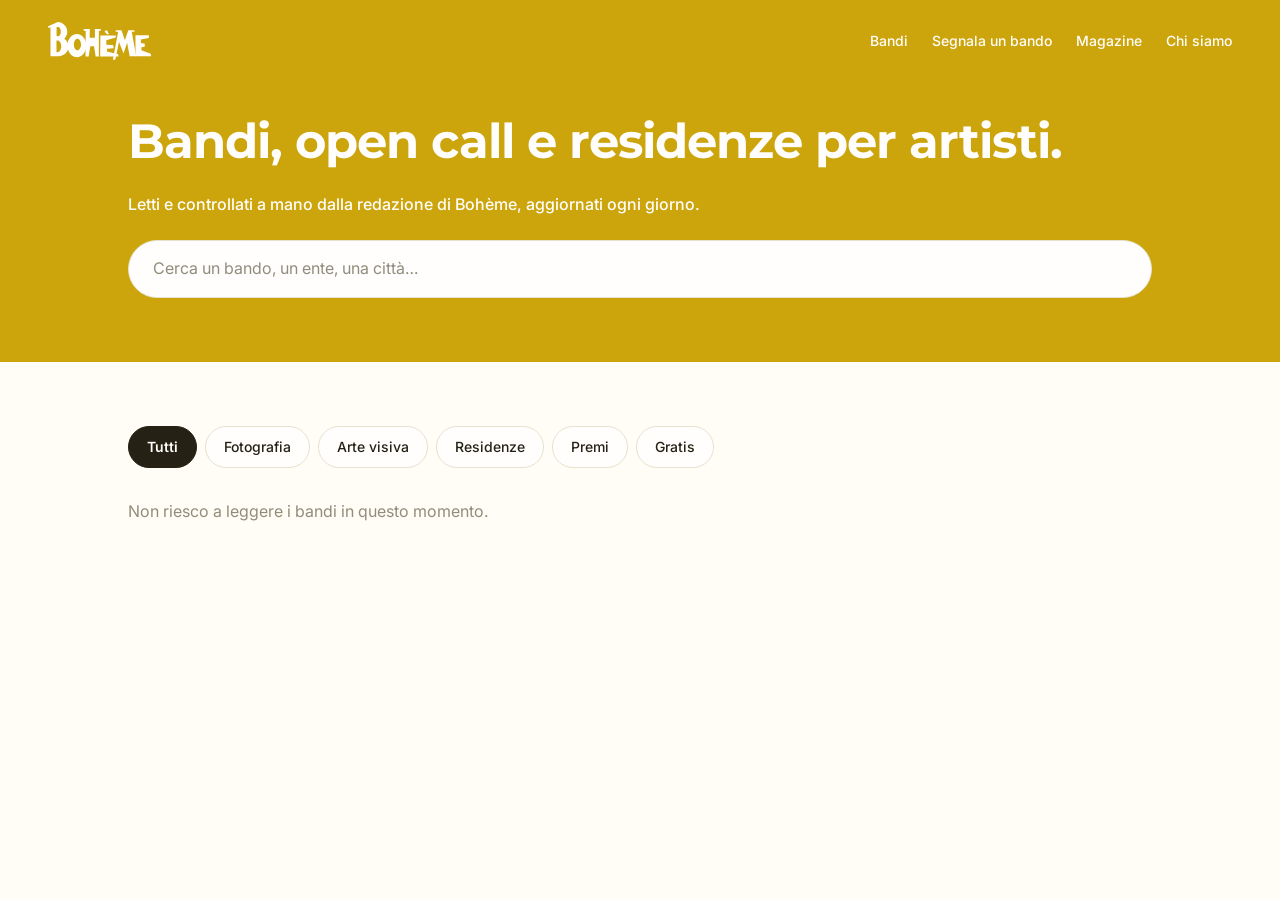
<file: index.html>
<!doctype html>
<html lang="it">
<head>
<meta charset="utf-8">
<meta name="viewport" content="width=device-width, initial-scale=1">
<link rel="icon" href="/favicon.svg" type="image/svg+xml">
<link rel="icon" href="/favicon-32.png" sizes="32x32" type="image/png">
<link rel="apple-touch-icon" href="/apple-touch-icon.png">
<title>Bohème Vedetta — Bandi, open call e residenze per artisti</title>
<meta name="description" content="Bandi, open call e residenze per artisti, letti e controllati a mano dalla redazione di Bohème.">
<meta name="theme-color" content="#CCA40B">
<link rel="preconnect" href="https://fonts.googleapis.com">
<link rel="preconnect" href="https://fonts.gstatic.com" crossorigin>
<!-- Colori, font e misure: gli stessi token del pannello, generati dal Figma. -->
<link rel="stylesheet" href="admin/tokens.css">
<style>
  /* Design C3 (Figma "Sito pubblico · proposte", nodi 28:94 e 30:129).
     Specifica: boheme-design/proposte/sito-pubblico/SPECIFICA.md */
  * { box-sizing: border-box; }
  body {
    margin: 0; background: var(--colore-fondo-crema); color: var(--colore-nero-caldo);
    font-family: var(--font-testo); font-size: var(--testo-testo); line-height: 1.45;
    -webkit-font-smoothing: antialiased;
  }
  a { color: inherit; }

  /* ---- testata + apertura gialle ---- */
  .giallo { background: var(--colore-giallo); color: var(--colore-bianco); }
  .testata {
    display: flex; align-items: center; justify-content: space-between; gap: var(--spazio-medio);
    padding: var(--spazio-testata-verticale) var(--spazio-testata-lati); position: relative;
  }
  .marchio { display: flex; align-items: center; gap: var(--spazio-logo); text-decoration: none; color: var(--colore-bianco); }
  .marchio svg { display: block; flex: none; }
  .menu { display: flex; gap: var(--spazio-grande); }
  .menu a { font-weight: 500; font-size: var(--testo-testo); text-decoration: none; color: var(--colore-bianco); }
  .menu a:hover { text-decoration: underline; }
  .apri-menu { display: none; }

  .apertura {
    max-width: calc(var(--layout-larghezza-contenuto) + 2 * var(--spazio-pagina-lati)); margin: 0 auto;
    padding: var(--spazio-blocchi) var(--spazio-pagina-lati) var(--spazio-pagina-alto);
    display: flex; flex-direction: column; gap: var(--spazio-grande);
  }
  .apertura h1 {
    margin: 0; font-family: var(--font-titoli); font-weight: 700; font-size: 48px;
    letter-spacing: -0.02em; line-height: 1.15;
  }
  .apertura p { margin: 0; font-weight: 500; font-size: var(--testo-sezione); }
  .ricerca {
    width: 100%; font: inherit; font-size: var(--testo-sezione); color: var(--colore-nero-caldo);
    background: var(--colore-bianco); border: 1px solid var(--colore-linee); border-radius: var(--angoli-pillola);
    padding: var(--spazio-medio) var(--spazio-grande); outline: none;
  }
  .ricerca::placeholder { color: var(--colore-grigio-testo); }
  .ricerca:focus { box-shadow: 0 0 0 3px rgba(255,254,253,0.5); }

  /* ---- contenuto ---- */
  main {
    max-width: calc(var(--layout-larghezza-contenuto) + 2 * var(--spazio-pagina-lati)); margin: 0 auto;
    padding: var(--spazio-pagina-alto) var(--spazio-pagina-lati);
    display: flex; flex-direction: column; gap: var(--spazio-blocchi);
  }
  .filtri { display: flex; flex-wrap: wrap; gap: var(--spazio-piccolo); }
  .filtri button {
    font: inherit; font-weight: 500; font-size: var(--testo-testo); cursor: pointer;
    padding: var(--spazio-pillola-verticale) var(--spazio-pillola-orizzontale); border-radius: var(--angoli-pillola);
    background: var(--colore-bianco); color: var(--colore-nero-caldo); border: 1px solid var(--colore-linee);
  }
  .filtri button[aria-pressed="true"] {
    background: var(--colore-nero-caldo); color: var(--colore-bianco); border-color: var(--colore-nero-caldo); font-weight: 600;
  }
  .stato { margin: 0; font-size: var(--testo-sezione); color: var(--colore-grigio-testo); }

  .gruppo { display: flex; flex-direction: column; gap: var(--spazio-medio); }
  .gruppo h2 { margin: 0; font-family: var(--font-titoli); font-weight: 700; font-size: 24px; }
  .elenco { list-style: none; margin: 0; padding: 0; display: flex; flex-direction: column; gap: var(--spazio-medio); }

  .bando {
    display: flex; align-items: flex-start; gap: var(--spazio-card);
    background: var(--colore-card-beige); border-radius: var(--angoli-card); padding: var(--spazio-grande);
  }
  .data {
    flex: none; width: var(--layout-scadenza); height: var(--layout-scadenza); border-radius: var(--angoli-scadenza);
    background: var(--colore-arte); color: var(--colore-bianco);
    display: flex; flex-direction: column; align-items: center; justify-content: center; line-height: 1.1;
  }
  .data .mese { font-weight: 500; font-size: var(--testo-piccolo); }
  .data .giorno { font-weight: 700; font-size: var(--testo-scadenza); }
  .testi { min-width: 0; flex: 1; display: flex; flex-direction: column; gap: var(--spazio-elenco-stretto); }
  .testa { display: flex; flex-direction: column; gap: var(--spazio-elenco-stretto); }
  .etichetta { display: flex; gap: var(--spazio-piccolo); font-weight: 500; font-size: var(--testo-tag); letter-spacing: 0.1em; color: var(--colore-etichetta); }
  .bando h3 { margin: 0; font-family: var(--font-titoli); font-weight: 700; font-size: 19px; line-height: 1.25; }
  .bando h3 a { text-decoration: none; }
  .bando:hover h3 a { text-decoration: underline; }
  .etichetta .arte-nome { display: none; }
  /* Puccini 2.0: 2px tra titolo ed ente (le altre righe restano a 12). */
  .ente { color: var(--colore-grigio-testo); font-weight: 500; margin-top: calc(2px - var(--spazio-elenco-stretto)); }
  .chip-riga { display: flex; flex-wrap: wrap; gap: var(--spazio-piccolo); }
  .chip {
    font-weight: 600; font-size: var(--testo-piccolo); line-height: 1.3; border-radius: var(--angoli-pillola);
    padding: var(--spazio-minimo) 10px; border: 1px solid transparent; white-space: nowrap;
    max-width: 100%; overflow: hidden; text-overflow: ellipsis;
  }
  .chip.premio { background: var(--colore-giallo); color: var(--colore-bianco); }
  .chip.gratis { background: var(--colore-verde); color: var(--colore-bianco); }
  .chip.info { background: var(--colore-bianco); border-color: var(--colore-linee); }
  .chip.arte { background: var(--colore-arte-tag); color: var(--colore-bianco); font-size: var(--testo-tag); }
  .descrizione {
    margin: 0; display: -webkit-box; -webkit-line-clamp: 2; -webkit-box-orient: vertical; overflow: hidden;
  }

  .bando { cursor: pointer; }
  .bando h3 a:focus-visible { outline: 2px solid var(--colore-giallo); outline-offset: 2px; }

  /* ---- scheda del bando (si apre toccando la card) ---- */
  .scheda {
    width: min(640px, calc(100vw - 2 * var(--spazio-medio))); max-height: calc(100dvh - 2 * var(--spazio-medio));
    border: 0; border-radius: var(--angoli-card); padding: 0; background: var(--colore-fondo-crema); color: var(--colore-nero-caldo);
  }
  .scheda::backdrop { background: rgba(37, 33, 20, 0.55); }
  .scheda .dentro { position: relative; padding: var(--spazio-grande) var(--spazio-grande) 0; display: flex; flex-direction: column; gap: var(--spazio-medio); }
  .scheda .chiudi {
    position: absolute; top: 12px; right: 12px; z-index: 1;
    font: inherit; font-size: 22px; line-height: 1; width: 36px; height: 36px; border-radius: 50%;
    border: 1px solid var(--colore-linee); background: var(--colore-bianco); color: var(--colore-nero-caldo); cursor: pointer;
  }
  .scheda .etichetta { padding-right: 44px; }
  .scheda h2 { margin: 0; font-family: var(--font-titoli); font-weight: 700; font-size: 22px; line-height: 1.25; }
  .scheda .ente { margin: 0; }
  .voci { margin: 0; display: grid; grid-template-columns: max-content 1fr; gap: var(--spazio-piccolo) var(--spazio-medio); }
  .voci dt { font-weight: 600; font-size: var(--testo-dettagli); color: var(--colore-grigio-testo); padding-top: 1px; }
  .voci dd { margin: 0; overflow-wrap: anywhere; }
  .voci ul { margin: 0; padding-left: 18px; }
  .voci a { color: var(--colore-giallo-scuro-testo); }
  .verificato { margin: 0; font-size: var(--testo-dettagli); color: var(--colore-grigio-testo); }
  .azioni-scheda {
    position: sticky; bottom: 0; display: flex; flex-wrap: wrap; gap: var(--spazio-piccolo);
    margin: 0 calc(-1 * var(--spazio-grande)); padding: var(--spazio-medio) var(--spazio-grande) var(--spazio-grande);
    background: var(--colore-fondo-crema); border-top: 1px solid var(--colore-linee);
  }
  .bottone {
    font: inherit; font-weight: 600; font-size: var(--testo-testo); text-decoration: none; cursor: pointer;
    padding: var(--spazio-pillola-verticale) var(--spazio-pillola-orizzontale); border-radius: var(--angoli-pillola);
    background: var(--colore-bianco); color: var(--colore-nero-caldo); border: 1px solid var(--colore-linee);
  }
  .bottone.pieno { background: var(--colore-nero-caldo); color: var(--colore-bianco); border-color: var(--colore-nero-caldo); }

  /* ---- telefono ---- */
  @media (max-width: 720px) {
    .voci { grid-template-columns: 1fr; gap: 2px; }
    .voci dd { margin-bottom: var(--spazio-piccolo); }
    .scheda .dentro { padding: var(--spazio-card) var(--spazio-card) 0; }
    .azioni-scheda { margin: 0 calc(-1 * var(--spazio-card)); padding: var(--spazio-medio) var(--spazio-card); }
    .azioni-scheda .bottone { flex: 1 1 auto; text-align: center; }
    .testata { padding: var(--spazio-medio); }
    .menu { display: none; }
    .apri-menu {
      display: block; font: inherit; font-weight: 500; font-size: var(--testo-testo);
      background: none; border: 0; color: var(--colore-bianco); cursor: pointer; padding: var(--spazio-minimo) 0;
    }
    .testata.aperto .menu {
      display: flex; flex-direction: column; gap: var(--spazio-medio);
      position: absolute; right: var(--spazio-medio); top: 100%; z-index: 2;
      background: var(--colore-nero-caldo); padding: var(--spazio-medio) var(--spazio-grande); border-radius: var(--angoli-avviso);
    }
    .apertura { padding: var(--spazio-piccolo) var(--spazio-medio) var(--spazio-blocchi); gap: var(--spazio-medio); }
    .apertura h1 { font-size: var(--testo-titolo-pagina); }
    main { padding: var(--spazio-grande) var(--spazio-medio) var(--spazio-pagina-alto); gap: var(--spazio-sezioni); }
    .gruppo h2 { font-size: 20px; }
    .bando { display: grid; grid-template-columns: var(--layout-scadenza) 1fr; gap: var(--spazio-elenco-stretto) var(--spazio-medio); padding: var(--spazio-card); }
    .testi { display: contents; }
    .testa { gap: var(--spazio-minimo); }
    .etichetta .arte-nome { display: inline; }
    .chip.arte { display: none; }
    /* L'ente sta nella colonna del titolo, accanto alla data. */
    .ente { margin-top: calc(2px - var(--spazio-minimo)); }
    .bando h3 { font-size: var(--testo-titolo-card); }
    .testi > :not(.testa) { grid-column: 1 / -1; }
  }
</style>
</head>
<body>

<div class="giallo">
  <header class="testata" id="testata">
    <a class="marchio" href="/opencalls/" aria-label="Bohème Vedetta"><svg aria-label="Bohème" role="img" width="108" height="38" viewBox="0 0 108 38" fill="none" xmlns="http://www.w3.org/2000/svg"><path d="M100.843 15.9479V13.3601H87.4727V34.2798H103L102.784 31.7978L93.403 28.3475V25.2206L96.7455 24.7893V21.6625L92.8639 21.1233V17.5652L100.843 15.9479Z" fill="currentColor"/><path d="M67.2454 37.852H64.8733L70.1567 9.81811H67.6767V8.30859H73.4992L76.8417 18.2283L80.292 8.30859H86.4379V9.81811H83.7423L88.163 34.2939H81.6937L79.1059 20.816L75.5478 31.3826L71.0192 20.0613L67.2454 37.852Z" fill="currentColor"/><path d="M52.1779 34.5032L52.3936 13.4777H67.8122V15.5264L58.3238 18.2219V22.6427L65.1863 22.9648L65.6184 26.2218L58.9708 26.7399V29.5433L70.1715 32.2372L70.5703 34.5032H52.1779Z" fill="currentColor"/><path d="M60.1568 12.3995C58.3454 12.4858 57.03 10.0274 56.5987 8.94918C57.7847 8.73354 58.3238 8.51787 59.0786 8.30225C59.6177 10.0274 61.6663 12.3276 60.1568 12.3995Z" fill="currentColor"/><path d="M40.6213 34.3953H37.4944L37.7101 9.05702L35.6615 8.41008V7.11621H41.8073L41.6995 15.742H46.875V7.11621H52.8053V8.41008L50.8644 9.05702V34.3953H47.6298L46.0124 24.26H42.3465L40.6213 34.3953Z" fill="currentColor"/><path fill-rule="evenodd" clip-rule="evenodd" d="M38.3805 23.6131C38.3805 30.0444 34.1324 35.258 28.8921 35.258C23.6518 35.258 19.4037 30.0444 19.4037 23.6131C19.4037 17.1818 23.6518 11.9683 28.8921 11.9683C34.1324 11.9683 38.3805 17.1818 38.3805 23.6131ZM32.9893 22.5349C32.9893 25.7505 31.3962 28.3573 29.4311 28.3573C27.466 28.3573 25.873 25.7505 25.873 22.5349C25.873 19.3192 27.466 16.7124 29.4311 16.7124C31.3962 16.7124 32.9893 19.3192 32.9893 22.5349Z" fill="currentColor"/><path fill-rule="evenodd" clip-rule="evenodd" d="M0 4.52856C0 4.52856 9.27275 2.33451e-06 9.81186 0C14.7717 -2.14759e-05 19.3003 4.45247 19.3003 9.81186C19.3003 12.4635 18.1047 14.961 16.3043 16.7125C18.7889 18.4591 20.5941 21.4071 20.5941 24.5836C20.5941 29.8834 16.1047 34.1798 10.5666 34.1798H2.47992V5.06767L0.754759 6.14589L0 4.52856ZM12.8309 9.48833C12.8309 12.168 11.5275 14.3404 9.9197 14.3404C9.4385 14.3404 8.98457 14.1458 8.58469 13.8012V5.17542C8.98457 4.83089 9.4385 4.63631 9.9197 4.63631C11.5275 4.63631 12.8309 6.80863 12.8309 9.48833ZM13.2622 24.3679C13.2622 27.643 11.5726 30.2981 9.48841 30.2981C9.13786 30.2981 8.79848 30.223 8.47641 30.0825V18.6533C8.79848 18.5127 9.13786 18.4376 9.48841 18.4376C11.5726 18.4376 13.2622 21.0927 13.2622 24.3679Z" fill="currentColor"/></svg></a>
    <button class="apri-menu" id="apri-menu" aria-expanded="false" aria-controls="menu">Menu</button>
    <nav class="menu" id="menu">
      <a href="/opencalls/">Bandi</a>
      <a href="/opencalls/segnala/">Segnala un bando</a>
      <a href="https://instagram.com/bohememag" rel="noopener">Magazine</a>
      <a href="/">Chi siamo</a>
    </nav>
  </header>
  <section class="apertura">
    <h1>Bandi, open call e residenze per artisti.</h1>
    <p>Letti e controllati a mano dalla redazione di Bohème, aggiornati ogni giorno.</p>
    <input class="ricerca" id="ricerca" type="search" placeholder="Cerca un bando, un ente, una città…" aria-label="Cerca un bando">
  </section>
</div>

<main>
  <div class="filtri" id="filtri" role="group" aria-label="Filtra i bandi"></div>
  <p class="stato" id="stato">Carico i bandi…</p>
  <div id="gruppi"></div>
</main>

<dialog class="scheda" id="scheda" aria-labelledby="scheda-titolo"><div class="dentro" id="scheda-dentro"></div></dialog>

<script>
(function () {
  const SUPABASE_URL = "https://aqgxgdpsjyidambwipqg.supabase.co";
  const SUPABASE_ANON_KEY = "sb_publishable_COi81UtfEAr0grmvCHqMMQ_pVJEWl4k";

  // Sul sito le arti sono due: Fotografia, e Arte visiva per tutto il resto (Puccini 2.0).
  const FOTO = ["Fotografia", "--arti-fotografia"];
  const ARTE_VISIVA = ["Arte visiva", "--arti-galleria"];
  const arteDi = (b) => /photo|fotogra/.test(String(b.disciplines || "").toLowerCase()) ? FOTO : ARTE_VISIVA;
  const testoDi = (b) => [b.title, b.organization_name, b.description, b.disciplines, b.prizes, b.exhibition, b.location, b.organization_country]
    .filter(Boolean).join(" ").toLowerCase();
  const gratis = (b) => /^\s*(free|gratis|gratuit[oa]?|nessun|no fee|0\s*(€|eur)?\s*$)/i.test(b.cost || "");

  const FILTRI = [
    ["Tutti", () => true],
    ["Fotografia", (b) => arteDi(b) === FOTO],
    ["Arte visiva", (b) => arteDi(b) === ARTE_VISIVA],
    ["Residenze", (b) => /residen/.test(testoDi(b))],
    ["Premi", (b) => !!b.prizes || /\b(prize|premio|premi|award)/.test(String(b.title || "").toLowerCase())],
    ["Gratis", gratis],
  ];

  const MESI = ["Gen", "Feb", "Mar", "Apr", "Mag", "Giu", "Lug", "Ago", "Set", "Ott", "Nov", "Dic"];
  const GRUPPI = ["Scadono oggi", "Questa settimana", "Questo mese", "Più avanti", "Senza scadenza"];

  const oggi = new Date(); oggi.setHours(0, 0, 0, 0);
  const giorno = (iso) => { const d = new Date(iso); if (isNaN(d)) return null; d.setHours(0, 0, 0, 0); return d; };
  function gruppoDi(b) {
    const d = b.deadline ? giorno(b.deadline) : null;
    if (!d) return 4;
    const giorni = Math.round((d - oggi) / 86400000);
    if (giorni < 0) return -1;
    if (giorni === 0) return 0;
    if (giorni <= 7) return 1;
    if (giorni <= 31) return 2;
    return 3;
  }

  // Primo importo in una frase ("Montepremi di $5,000 USD" -> "$ 5,000").
  function importo(testo) {
    const m = String(testo || "").match(/([€$£])\s?(\d[\d.,']*\d|\d)|(\d[\d.,']*\d|\d)\s?(€|eur\b|euro|usd|\$|gbp|£|chf)/i);
    if (!m) return null;
    if (m[1]) return m[1] + " " + m[2];
    const v = m[4].toLowerCase();
    const s = v === "usd" ? "$" : v === "gbp" ? "£" : v === "chf" ? "CHF" : v === "$" ? "$" : v === "£" ? "£" : "€";
    return s + " " + m[3];
  }
  const accorcia = (t, n) => { t = String(t).trim(); return t.length > n ? t.slice(0, n - 1).trim() + "…" : t; };

  function chip(classe, testo, colore) {
    const s = document.createElement("span");
    s.className = "chip " + classe;
    s.textContent = testo;
    s.title = testo;
    if (colore) s.style.setProperty("--colore-arte-tag", "var(" + colore + ")");
    return s;
  }

  function creaBando(b) {
    const arte = arteDi(b);
    const colore = "var(" + arte[1] + ")";
    const li = document.createElement("li");
    li.className = "bando";
    li.style.setProperty("--colore-arte", colore);
    li.style.setProperty("--colore-etichetta", colore);

    const data = document.createElement("div");
    data.className = "data";
    const d = b.deadline ? giorno(b.deadline) : null;
    if (d) {
      data.innerHTML = '<span class="mese"></span><span class="giorno"></span>';
      data.firstChild.textContent = MESI[d.getMonth()];
      data.lastChild.textContent = d.getDate();
      data.title = "Scade il " + d.toLocaleDateString("it-IT", { day: "numeric", month: "long", year: "numeric" });
    } else {
      data.innerHTML = '<span class="giorno">?</span>';
      data.title = "Scadenza non indicata";
    }
    li.appendChild(data);

    const testi = document.createElement("div");
    testi.className = "testi";
    const testa = document.createElement("div");
    testa.className = "testa";
    testa.innerHTML = '<span class="etichetta"><span>OPEN CALL</span></span><h3></h3>';
    // Sul telefono l'etichetta porta anche l'arte: "OPEN CALL · FOTOGRAFIA".
    ["·", arte[0].toUpperCase()].forEach((testo) => {
      const parte = document.createElement("span");
      parte.className = "arte-nome";
      parte.textContent = testo;
      testa.firstChild.appendChild(parte);
    });
    const h3 = testa.querySelector("h3");
    // Il titolo apre la scheda del bando; il link ufficiale sta dentro la scheda.
    const a = document.createElement("a");
    a.href = "#bando-" + b.id;
    a.textContent = b.title || "Senza titolo";
    h3.appendChild(a);
    li.addEventListener("click", (e) => {
      if (e.target.closest("a") && e.target.closest("a") !== a) return;
      e.preventDefault();
      apriScheda(b, true);
    });
    testi.appendChild(testa);

    if (b.organization_name) {
      const ente = document.createElement("div");
      ente.className = "ente";
      ente.textContent = b.organization_name + (b.organization_country ? " · " + b.organization_country : "");
      testa.appendChild(ente);
    }

    const chips = document.createElement("div");
    chips.className = "chip-riga";
    if (b.prizes) chips.appendChild(chip("premio", importo(b.prizes) || accorcia(b.prizes, 32)));
    if (gratis(b)) chips.appendChild(chip("gratis", "Gratis"));
    else if (b.cost) {
      const i = importo(b.cost);
      chips.appendChild(chip("info", i ? i + " di iscrizione" : accorcia(b.cost, 32)));
    }
    if (b.location) chips.appendChild(chip("info", accorcia(b.location, 40)));
    chips.appendChild(chip("arte", arte[0], arte[1]));
    if (b.description) {
      const p = document.createElement("p");
      p.className = "descrizione";
      p.textContent = b.description;
      testi.appendChild(p);
    }
    if (chips.childNodes.length) testi.appendChild(chips);
    li.appendChild(testi);
    return li;
  }

  // ---- scheda del bando ----
  const conSchema = (u) => { if (!u) return null; u = String(u).trim().replace(/ /g, "%20"); return /^https?:\/\//i.test(u) ? u : "https://" + u.replace(/^\/+/, ""); };
  const dataLunga = (iso) => { const d = new Date(iso); return isNaN(d) ? null : d.toLocaleDateString("it-IT", { day: "numeric", month: "long", year: "numeric" }); };
  const slug = (t) => String(t || "bando").normalize("NFD").replace(/[\u0300-\u036f]/g, "").toLowerCase()
    .replace(/[^a-z0-9]+/g, "-").replace(/^-|-$/g, "").slice(0, 60) || "bando";

  // File .ics con la scadenza: evento di un giorno intero e promemoria 7 giorni prima.
  function scaricaCalendario(b) {
    const d = giorno(b.deadline);
    if (!d) return;
    const ymd = (x) => x.getFullYear() + String(x.getMonth() + 1).padStart(2, "0") + String(x.getDate()).padStart(2, "0");
    const dopo = new Date(d); dopo.setDate(dopo.getDate() + 1);
    const esc = (t) => String(t || "").replace(/\\/g, "\\\\").replace(/\n/g, "\\n").replace(/([,;])/g, "\\$1");
    const piega = (riga) => { const out = []; while (riga.length > 74) { out.push(riga.slice(0, 74)); riga = " " + riga.slice(74); } out.push(riga); return out.join("\r\n"); };
    const url = conSchema(b.opportunity_url || b.organization_website) || "";
    const ora = new Date().toISOString().replace(/[-:]/g, "").replace(/\.\d+/, "");
    const righe = [
      "BEGIN:VCALENDAR", "VERSION:2.0", "PRODID:-//Bohème//Vedetta//IT", "CALSCALE:GREGORIAN", "METHOD:PUBLISH",
      "BEGIN:VEVENT",
      "UID:" + b.id + "@bohememag.it", "DTSTAMP:" + ora,
      "DTSTART;VALUE=DATE:" + ymd(d), "DTEND;VALUE=DATE:" + ymd(dopo),
      "SUMMARY:" + esc("Scadenza: " + (b.title || "bando")),
      "DESCRIPTION:" + esc([b.organization_name, url, "Da Bohème Vedetta: https://bohememag.it/opencalls/#bando-" + b.id].filter(Boolean).join("\n")),
      url ? "URL:" + url : null,
      "BEGIN:VALARM", "TRIGGER:-P7D", "ACTION:DISPLAY", "DESCRIPTION:" + esc("Tra 7 giorni scade: " + (b.title || "bando")), "END:VALARM",
      "END:VEVENT", "END:VCALENDAR",
    ].filter(Boolean).map(piega);
    const blob = new Blob([righe.join("\r\n") + "\r\n"], { type: "text/calendar;charset=utf-8" });
    const link = document.createElement("a");
    link.href = URL.createObjectURL(blob);
    link.download = "scadenza-" + slug(b.title) + ".ics";
    document.body.appendChild(link); link.click(); link.remove();
    setTimeout(() => URL.revokeObjectURL(link.href), 1000);
  }

  const schedaEl = document.getElementById("scheda");
  const schedaDentro = document.getElementById("scheda-dentro");
  function voce(dl, nome, valore) {
    if (valore == null || valore === "") return;
    const dt = document.createElement("dt"); dt.textContent = nome;
    const dd = document.createElement("dd");
    if (valore instanceof Node) dd.appendChild(valore); else dd.textContent = valore;
    dl.append(dt, dd);
  }
  function linkEsterno(href, testo) {
    const a = document.createElement("a");
    a.href = href; a.target = "_blank"; a.rel = "noopener noreferrer"; a.textContent = testo;
    return a;
  }

  const luogoDi = (b) => {
    const l = String(b.location || "").trim(), p = String(b.organization_country || "").trim();
    return p && !l.toLowerCase().includes(p.toLowerCase()) ? [l, p].filter(Boolean).join(", ") : l;
  };
  const mostraUrl = (u) => { try { u = decodeURI(u); } catch (_) {} return u.replace(/^https?:\/\/(www\.)?/, "").replace(/\/$/, ""); };

  function apriScheda(b, cambiaIndirizzo) {
    const arte = arteDi(b);
    schedaEl.style.setProperty("--colore-etichetta", "var(" + arte[1] + ")");
    schedaDentro.innerHTML = "";
    const chiudi = document.createElement("button");
    chiudi.type = "button"; chiudi.className = "chiudi"; chiudi.setAttribute("aria-label", "Chiudi"); chiudi.textContent = "×";
    chiudi.addEventListener("click", () => schedaEl.close());
    const etichetta = document.createElement("span");
    etichetta.className = "etichetta";
    etichetta.textContent = "OPEN CALL · " + arte[0].toUpperCase();
    const h2 = document.createElement("h2"); h2.id = "scheda-titolo"; h2.textContent = b.title || "Senza titolo";
    schedaDentro.append(chiudi, etichetta, h2);
    if (b.organization_name) {
      const ente = document.createElement("p"); ente.className = "ente";
      ente.textContent = b.organization_name + (b.organization_country ? " · " + b.organization_country : "");
      schedaDentro.appendChild(ente);
    }
    if (b.description) { const p = document.createElement("p"); p.style.margin = "0"; p.textContent = b.description; schedaDentro.appendChild(p); }

    const dl = document.createElement("dl"); dl.className = "voci";
    voce(dl, "Scadenza", b.deadline ? dataLunga(b.deadline) : "Non indicata");
    voce(dl, "Iscrizione", gratis(b) ? "Gratis" : b.cost);
    voce(dl, "Premio", b.prizes);
    voce(dl, "Mostra", b.exhibition);
    voce(dl, "Luogo", luogoDi(b));
    voce(dl, "Discipline", b.disciplines);
    if (b.eligibility) {
      const parti = String(b.eligibility).split(/;\s+|\n+/).map((x) => x.trim()).filter(Boolean);
      if (parti.length > 1) {
        const ul = document.createElement("ul");
        parti.forEach((x) => { const li = document.createElement("li"); li.textContent = x; ul.appendChild(li); });
        voce(dl, "Requisiti", ul);
      } else voce(dl, "Requisiti", parti[0]);
    }
    const sito = conSchema(b.organization_website);
    voce(dl, "Organizzatore", sito ? linkEsterno(sito, b.organization_name || sito.replace(/^https?:\/\/(www\.)?/, "")) : b.organization_name);
    const ufficiale = conSchema(b.opportunity_url);
    if (ufficiale) voce(dl, "Bando ufficiale", linkEsterno(ufficiale, mostraUrl(ufficiale)));
    schedaDentro.appendChild(dl);

    const verificato = b.link_verified_at || b.updated_at;
    if (verificato && dataLunga(verificato)) {
      const v = document.createElement("p"); v.className = "verificato";
      v.textContent = "Verificato il " + dataLunga(verificato) + " dalla redazione di Bohème.";
      schedaDentro.appendChild(v);
    }

    const azioni = document.createElement("div"); azioni.className = "azioni-scheda";
    if (ufficiale || sito) {
      const vai = linkEsterno(ufficiale || sito, "Vai al bando");
      vai.className = "bottone pieno";
      azioni.appendChild(vai);
    }
    if (b.deadline && giorno(b.deadline)) {
      const cal = document.createElement("button");
      cal.type = "button"; cal.className = "bottone"; cal.textContent = "Aggiungi al calendario";
      cal.addEventListener("click", () => scaricaCalendario(b));
      azioni.appendChild(cal);
    }
    const copia = document.createElement("button");
    copia.type = "button"; copia.className = "bottone"; copia.textContent = "Copia link";
    copia.addEventListener("click", () => {
      const url = location.origin + location.pathname + "#bando-" + b.id;
      (navigator.clipboard ? navigator.clipboard.writeText(url) : Promise.reject())
        .then(() => { copia.textContent = "Link copiato"; }, () => { prompt("Copia il link:", url); });
    });
    azioni.appendChild(copia);
    schedaDentro.appendChild(azioni);

    if (cambiaIndirizzo && location.hash !== "#bando-" + b.id) history.pushState(null, "", "#bando-" + b.id);
    if (!schedaEl.open) schedaEl.showModal();
    chiudi.focus();
  }
  schedaEl.addEventListener("click", (e) => { if (e.target === schedaEl) schedaEl.close(); });
  schedaEl.addEventListener("close", () => {
    if (location.hash.startsWith("#bando-")) history.replaceState(null, "", location.pathname + location.search);
  });
  function schedaDaIndirizzo() {
    const m = location.hash.match(/^#bando-(.+)$/);
    if (!m) { if (schedaEl.open) schedaEl.close(); return; }
    const b = bandi.find((x) => String(x.id) === decodeURIComponent(m[1]));
    if (b) apriScheda(b, false);
  }
  window.addEventListener("hashchange", schedaDaIndirizzo);

  // ---- stato della pagina ----
  let bandi = [];
  let filtro = 0;
  const statoEl = document.getElementById("stato");
  const gruppiEl = document.getElementById("gruppi");
  const ricercaEl = document.getElementById("ricerca");
  const filtriEl = document.getElementById("filtri");

  FILTRI.forEach(([nome], i) => {
    const btn = document.createElement("button");
    btn.type = "button";
    btn.textContent = nome;
    btn.setAttribute("aria-pressed", i === filtro ? "true" : "false");
    btn.addEventListener("click", () => {
      filtro = i;
      filtriEl.querySelectorAll("button").forEach((x, j) => x.setAttribute("aria-pressed", j === i ? "true" : "false"));
      disegna();
    });
    filtriEl.appendChild(btn);
  });
  ricercaEl.addEventListener("input", disegna);

  function disegna() {
    const q = ricercaEl.value.trim().toLowerCase();
    const visibili = bandi.filter((b) => FILTRI[filtro][1](b) && (!q || testoDi(b).includes(q)));
    gruppiEl.innerHTML = "";
    gruppiEl.style.display = "contents";
    if (!visibili.length) {
      statoEl.hidden = false;
      statoEl.textContent = bandi.length ? "Nessun bando per questa ricerca." : "Nessun bando pubblicato al momento. Torna a trovarci presto.";
      return;
    }
    statoEl.hidden = true;
    GRUPPI.forEach((titolo, g) => {
      const qui = visibili.filter((b) => b._gruppo === g);
      if (!qui.length) return;
      const sez = document.createElement("section");
      sez.className = "gruppo";
      const h2 = document.createElement("h2");
      h2.textContent = titolo;
      const ul = document.createElement("ul");
      ul.className = "elenco";
      qui.forEach((b) => ul.appendChild(creaBando(b)));
      sez.append(h2, ul);
      gruppiEl.appendChild(sez);
    });
  }

  // ---- menu su telefono ----
  const testata = document.getElementById("testata");
  const apri = document.getElementById("apri-menu");
  apri.addEventListener("click", () => {
    const aperto = testata.classList.toggle("aperto");
    apri.setAttribute("aria-expanded", aperto ? "true" : "false");
  });

  fetch(SUPABASE_URL + "/rest/v1/open_calls_public?select=*&order=deadline.asc.nullslast", {
    headers: { apikey: SUPABASE_ANON_KEY, Authorization: "Bearer " + SUPABASE_ANON_KEY },
  })
    .then((r) => { if (!r.ok) throw new Error("Risposta non valida (" + r.status + ")"); return r.json(); })
    .then((righe) => {
      bandi = righe
        .filter((b) => b.status !== "expired")
        .map((b) => ({ ...b, _gruppo: gruppoDi(b) }))
        .filter((b) => b._gruppo >= 0);
      disegna();
      schedaDaIndirizzo();
    })
    .catch((err) => {
      statoEl.textContent = "Non riesco a leggere i bandi in questo momento.";
      console.error(err);
    });
})();
</script>

</body>
</html>
</file>
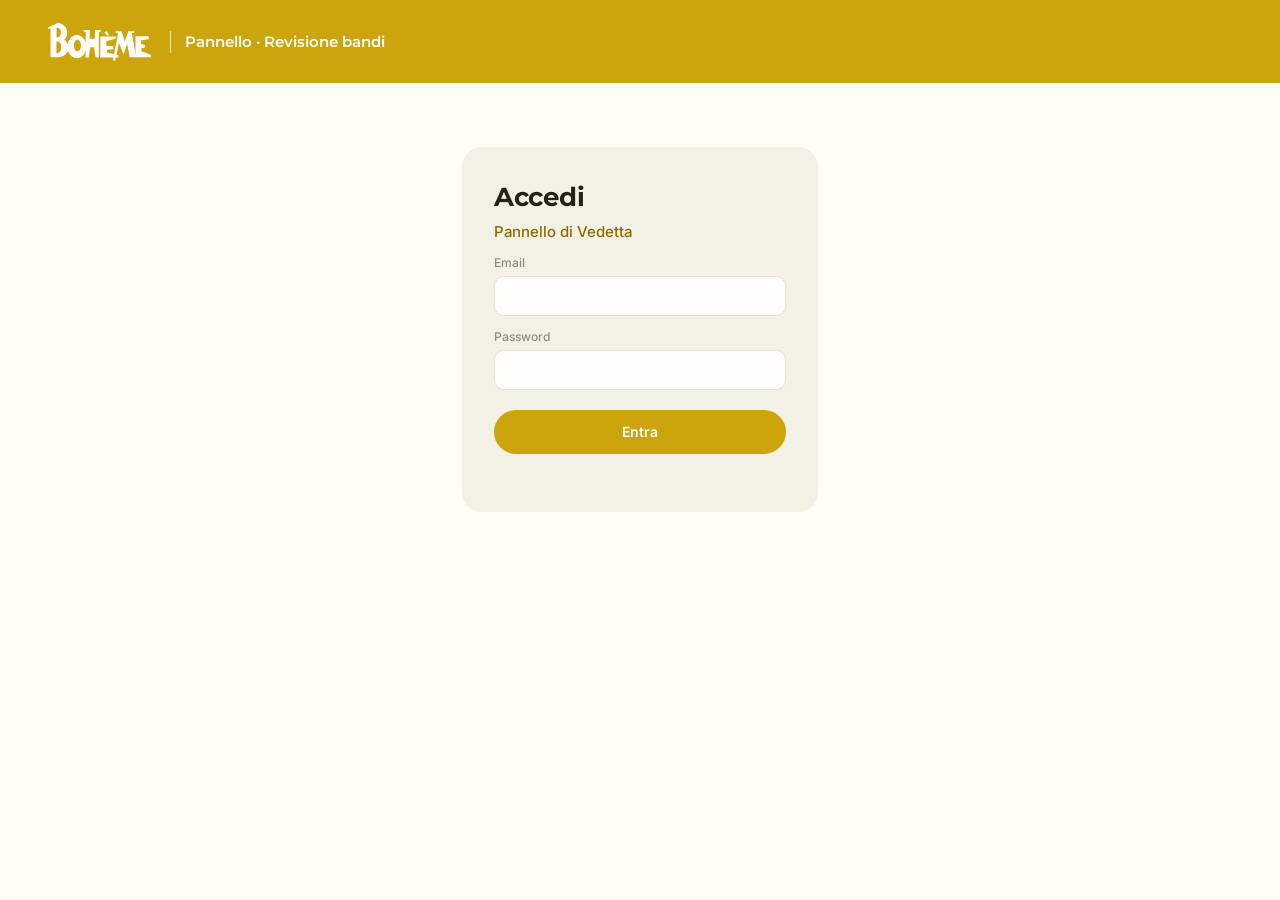
<file: admin/index.html>
<!doctype html>
<html lang="it">
<head>
<meta charset="utf-8">
<meta name="viewport" content="width=device-width, initial-scale=1">
<meta name="robots" content="noindex, nofollow">
<link rel="icon" href="/favicon.svg" type="image/svg+xml">
<link rel="icon" href="/favicon-32.png" sizes="32x32" type="image/png">
<link rel="apple-touch-icon" href="/apple-touch-icon.png">
<title>Bohème Vedetta — Revisione bandi</title>
<link rel="preconnect" href="https://fonts.googleapis.com">
<link rel="preconnect" href="https://fonts.gstatic.com" crossorigin>
<!-- Colori, font e misure: tokens.css, generato dalle variabili del Figma
     (scripts/tokens_da_figma.py). Qui sotto solo come usarli. -->
<link rel="stylesheet" href="tokens.css">
<style>
  /* Design "A · Crema" (boheme-design/proposte/pannello-vedetta/finale/SPECIFICA.md) */
  :root { color-scheme: light; }
  * { box-sizing: border-box; }
  body {
    margin: 0;
    background: var(--colore-fondo-crema);
    color: var(--colore-nero-caldo);
    font-family: var(--font-testo);
    font-size: 14px;
    line-height: 1.45;
  }
  a { color: inherit; }
  button { font: inherit; cursor: pointer; border: none; background: none; color: inherit; padding: 0; }
  button:disabled { opacity: 0.55; cursor: default; }
  input, textarea, select { font: inherit; color: var(--colore-nero-caldo); }
  [hidden] { display: none !important; }

  /* ---- bottoni (componenti) ---- */
  .btn-primario {
    background: var(--colore-giallo); color: var(--colore-bianco);
    font-weight: 600; font-size: var(--testo-dettagli);
    padding: var(--spazio-pillola-verticale) var(--spazio-pillola-orizzontale); border-radius: var(--angoli-pillola); white-space: nowrap;
  }
  .btn-primario:hover { background: var(--colore-giallo-scuro-testo); }
  .btn-link {
    color: var(--colore-nero-caldo); font-weight: 500; font-size: var(--testo-dettagli);
    text-decoration: underline; text-underline-offset: 3px;
    padding: 10px; white-space: nowrap;
  }
  .btn-link:hover { color: var(--colore-giallo-scuro-testo); }
  .btn-secondario {
    border: 1px solid var(--colore-nero-caldo); color: var(--colore-nero-caldo);
    font-weight: 500; font-size: var(--testo-dettagli);
    padding: var(--spazio-piccolo) var(--spazio-medio); border-radius: var(--angoli-pillola); white-space: nowrap;
  }
  .btn-secondario:hover { background: var(--colore-card-beige); }

  /* ---- campi dei moduli (non nel Figma: stesso stile) ---- */
  .campo input, .campo textarea, .modulo input, .modulo textarea, .nota-scarto textarea, #login input {
    width: 100%;
    background: var(--colore-bianco);
    border: 1px solid var(--colore-linee);
    border-radius: 10px;
    padding: 9px 12px;
    font-size: 14px;
  }
  textarea { min-height: 5rem; resize: vertical; }
  input:focus, textarea:focus, select:focus, button:focus-visible { outline: 2px solid var(--colore-giallo); outline-offset: 1px; }
  label { display: block; font-size: 12px; font-weight: 500; color: var(--colore-grigio-testo); margin: 12px 0 4px; }

  /* ---- testata ---- */
  .testata {
    background: var(--colore-giallo);
    height: var(--layout-testata-altezza);
    padding: var(--spazio-testata-verticale) var(--spazio-testata-lati);
    display: flex; align-items: center; justify-content: space-between; gap: 16px;
    color: var(--colore-bianco);
  }
  .testata .marchio { display: flex; align-items: center; gap: var(--spazio-logo); min-width: 0; }
  .testata .marchio svg { display: block; flex: none; }
  .testata .separatore { width: 1px; height: 22px; background: var(--colore-linee); flex: none; }
  .testata .nome-pannello { font-family: var(--font-titoli); font-weight: 600; font-size: var(--testo-sottotitolo); white-space: nowrap; }
  .testata .utente { display: flex; align-items: center; gap: 16px; }
  .testata #utente-corrente { font-size: 13px; }
  .testata #logout { border-color: var(--colore-bianco); color: var(--colore-bianco); }
  .testata #logout:hover { background: rgba(255,255,255,0.15); }

  /* ---- contenuto ---- */
  main {
    max-width: calc(var(--layout-larghezza-contenuto) + 2 * 32px);
    margin: 0 auto;
    padding: var(--spazio-pagina-alto) 32px;
    display: flex; flex-direction: column; gap: var(--spazio-blocchi);
  }
  .su, .giu { display: flex; flex-direction: column; gap: var(--spazio-grande); }
  .intestazione h1 {
    font-family: var(--font-titoli); font-weight: 700; font-size: var(--testo-titolo-pagina);
    letter-spacing: -0.01em; line-height: 1.2; margin: 0;
  }
  .intestazione p { margin: 4px 0 0; font-size: var(--testo-sottotitolo); font-weight: 500; color: var(--colore-giallo-scuro-testo); min-height: 1.45em; }

  .sezioni { display: flex; gap: var(--spazio-sezioni); }
  .sezioni button {
    font-family: var(--font-titoli); font-size: var(--testo-sezione); font-weight: 600; color: var(--colore-grigio-testo);
    padding-bottom: 9px; position: relative;
  }
  .sezioni button.attivo { color: var(--colore-nero-caldo); font-weight: 700; }
  .sezioni button.attivo::after {
    content: ""; position: absolute; left: 0; bottom: 0;
    width: 40px; height: 3px; border-radius: 2px; background: var(--colore-giallo);
  }

  .pillole { display: flex; gap: 10px; flex-wrap: wrap; }
  .pillole button {
    background: var(--colore-card-beige); color: var(--colore-nero-caldo);
    font-size: var(--testo-testo); font-weight: 500;
    padding: var(--spazio-pillola-verticale) var(--spazio-pillola-orizzontale); border-radius: var(--angoli-pillola);
  }
  .pillole button.attivo { background: var(--colore-giallo); color: var(--colore-bianco); font-weight: 600; }

  /* riga ricerca + filtri */
  .riga-ricerca { display: flex; gap: 10px; flex-wrap: wrap; align-items: center; }
  .ricerca {
    flex: 1 1 260px;
    display: flex; align-items: center; gap: 8px;
    background: var(--colore-card-beige); border-radius: var(--angoli-pillola);
    height: 40px; padding: var(--spazio-ricerca-verticale) var(--spazio-medio); margin: 0;
  }
  .ricerca svg { flex: none; color: var(--colore-grigio-testo); }
  .ricerca input {
    border: none; background: transparent; padding: 0; width: 100%; font-size: 14px; outline: none;
  }
  .ricerca:focus-within { outline: 2px solid var(--colore-giallo); outline-offset: 1px; }
  .ricerca input::placeholder { color: var(--colore-grigio-testo); }
  .ricerca input::-webkit-search-cancel-button { cursor: pointer; }
  .filtro, .riga-ricerca select {
    background: var(--colore-card-beige); color: var(--colore-nero-caldo);
    font-size: var(--testo-testo); font-weight: 500;
    padding: var(--spazio-pillola-verticale) var(--spazio-pillola-orizzontale); border-radius: var(--angoli-filtro); border: none;
    height: 37px;
  }
  .filtro.attivo { background: var(--colore-giallo); color: var(--colore-bianco); font-weight: 600; }
  .riga-ricerca select {
    appearance: none; -webkit-appearance: none; cursor: pointer;
    padding-right: 38px; /* freccia a 8px dal testo */
    background-image: url("data:image/svg+xml,%3Csvg xmlns='http://www.w3.org/2000/svg' width='12' height='8' viewBox='0 0 12 8'%3E%3Cpath d='M1 1.5l5 5 5-5' fill='none' stroke='%23252114' stroke-width='1.8' stroke-linecap='round' stroke-linejoin='round'/%3E%3C/svg%3E");
    background-repeat: no-repeat; background-position: right 18px center;
  }

  .stato-elenco { color: var(--colore-grigio-testo); text-align: center; padding: 8px 0; }
  .stato-elenco:empty { display: none; }
  ul.elenco { list-style: none; margin: 0; padding: 0; display: flex; flex-direction: column; gap: var(--spazio-medio); }
  #elenco-candidate { gap: var(--spazio-elenco-stretto); }

  /* ---- card ---- */
  .card {
    background: var(--colore-card-beige);
    border-radius: var(--angoli-card);
    padding: var(--spazio-grande);
    display: grid;
    grid-template-columns: minmax(0, 1fr) auto;
    column-gap: var(--spazio-card);
    align-items: center;
  }
  .card > .pieno, .card > .messaggio { grid-column: 1 / -1; }
  .card .testi { display: flex; flex-direction: column; gap: 6px; min-width: 0; }
  .card .titolo {
    font-family: var(--font-titoli); font-weight: 700; font-size: var(--testo-sezione); line-height: 1.3;
    text-align: left; overflow-wrap: anywhere;
  }
  button.titolo:hover { text-decoration: underline; text-underline-offset: 3px; text-decoration-color: var(--colore-giallo); }
  .card .dettagli { font-size: var(--testo-dettagli); color: var(--colore-grigio-testo); overflow-wrap: anywhere; }
  .card .dettagli a { color: var(--colore-grigio-testo); text-decoration: none; }
  .card .dettagli a:hover { color: var(--colore-nero-caldo); text-decoration: underline; }
  .card .dettagli .punto { margin: 0 6px; }
  .azioni-card { display: flex; align-items: center; gap: 8px; }
  .messaggio { font-size: 13px; }
  .messaggio:empty { display: none; }
  .card > .messaggio { margin-top: 10px; }
  .messaggio.ok { color: var(--colore-verde); }
  .messaggio.errore { color: var(--colore-rosso); }

  /* selezione di più bandi */
  .barra-selezione {
    position: sticky; bottom: 16px; z-index: 3;
    display: flex; flex-wrap: wrap; align-items: center; gap: 8px 16px;
    background: var(--colore-bianco); border: 1px solid var(--colore-linee); border-radius: var(--angoli-card);
    padding: var(--spazio-elenco-stretto) var(--spazio-card); box-shadow: 0 4px 12px rgba(37,33,20,.08);
  }
  .barra-selezione #conta-selezione { font-weight: 600; }
  .barra-selezione #pubblica-selezionati, .barra-selezione #approva-selezionate { margin-left: auto; }
  .barra-selezione .conta-scelte { font-weight: 600; }
  .barra-selezione .messaggio { flex-basis: 100%; }
  /* Selezione (Simone, 14/10): pallino in fondo a destra, in riga con i pulsanti, uguale in Bandi e Fonti candidate. */
  .scegli { display: inline-flex; align-items: center; align-self: center; line-height: 0; cursor: pointer; margin: 0 0 0 4px; order: 99; }
  .scegli input {
    appearance: none; -webkit-appearance: none; margin: 0; cursor: pointer;
    width: 30px; height: 30px; border-radius: 50%; display: grid; place-items: center;
    border: 2px solid var(--colore-linee); background: var(--colore-bianco); transition: background .15s, border-color .15s;
  }
  .scegli input:hover { border-color: var(--colore-giallo); }
  .scegli input:focus-visible { outline: 2px solid var(--colore-giallo); outline-offset: 2px; }
  .scegli input:checked { background: var(--colore-giallo); border-color: var(--colore-giallo); }
  .scegli input:checked::after {
    content: ""; width: 7px; height: 13px; border: solid var(--colore-bianco); border-width: 0 3px 3px 0;
    transform: translateY(-2px) rotate(45deg);
  }
  .card.scelto { outline: 2px solid var(--colore-giallo); outline-offset: -2px; }

  /* card bando */
  .bando { padding: var(--spazio-pillola-orizzontale) var(--spazio-card); grid-template-columns: var(--layout-scadenza) minmax(0, 1fr) auto; column-gap: var(--spazio-card); }
  .bando .testi { gap: 8px; }
  .bando .titolo { font-size: var(--testo-titolo-card); }
  .scadenza-box {
    width: var(--layout-scadenza); height: var(--layout-scadenza); border-radius: var(--angoli-scadenza);
    background: var(--colore-giallo); color: var(--colore-bianco);
    display: flex; flex-direction: column; align-items: center; justify-content: center;
    line-height: 1;
  }
  .scadenza-box .mese { font-size: var(--testo-piccolo); font-weight: 500; margin-bottom: 3px; }
  .scadenza-box .giorno { font-size: var(--testo-scadenza); font-weight: 700; }
  .scadenza-box.scaduto { background: var(--colore-grigio-testo); }
  .riga-tag { display: flex; flex-wrap: wrap; align-items: center; gap: 6px; }
  .riga-tag:empty { display: none; }
  .tag {
    display: inline-block; border-radius: var(--angoli-pillola); padding: var(--spazio-minimo) var(--spazio-pillola-verticale);
    font-size: var(--testo-tag); font-weight: 600; line-height: 1.2; color: var(--colore-bianco);
  }
  .tag.versione-nuova { background: transparent; border: 1px solid var(--colore-giallo); color: var(--colore-giallo-scuro-testo); padding: 3px 9px; cursor: pointer; }
  .tag.pubblicato { background: transparent; border: 1px solid var(--colore-verde); color: var(--colore-verde); padding: 3px 9px; }
  .avviso {
    display: inline-flex; align-items: center; gap: 8px;
    background: var(--colore-rosso-chiaro); color: var(--colore-rosso);
    font-size: var(--testo-piccolo); font-weight: 500;
    border-radius: var(--angoli-avviso); padding: var(--spazio-avviso-verticale) var(--spazio-elenco-stretto); line-height: 1.2;
  }
  .avviso::before { content: ""; width: 7px; height: 7px; border-radius: 50%; background: var(--colore-rosso); flex: none; }
  .riga-tag .tag + .avviso, .riga-tag .avviso:first-child { margin-left: 0; }
  .riga-tag .tag ~ .avviso { margin-left: 10px; }
  @media (max-width: 720px) { .riga-tag .tag ~ .avviso { margin-left: 0; } }
  .dettaglio-aperto { display: none; border-top: 1px solid var(--colore-linee); margin-top: 18px; padding-top: 4px; }
  .bando.aperto .dettaglio-aperto { display: block; }

  .link-veloci { margin-top: 12px; display: flex; gap: 16px; flex-wrap: wrap; font-size: 13px; }
  .link-veloci a { color: var(--colore-giallo-scuro-testo); font-weight: 500; text-decoration: none; }
  .link-veloci a:hover { text-decoration: underline; }
  .link-verificato { color: var(--colore-verde); }

  /* versione nuova proposta dal robot (DEC-034) */
  .proposta {
    margin-top: 14px; background: var(--colore-bianco);
    border: 1px solid var(--colore-giallo); border-radius: 14px; padding: 14px 16px;
  }
  .proposta h4 { margin: 0 0 2px; font-family: var(--font-titoli); font-size: 14px; font-weight: 700; }
  .proposta .quando { font-size: 12px; color: var(--colore-giallo-scuro-testo); font-weight: 500; }
  .proposta table { width: 100%; border-collapse: collapse; margin-top: 10px; font-size: 13px; }
  .proposta th { text-align: left; font-weight: 500; color: var(--colore-grigio-testo); padding: 4px 12px 4px 0; vertical-align: top; width: 9rem; }
  .proposta td { padding: 4px 0; vertical-align: top; overflow-wrap: anywhere; }
  .proposta .prima { color: var(--colore-grigio-testo); text-decoration: line-through; }
  .proposta .azioni-proposta { margin-top: 12px; display: flex; gap: 8px; flex-wrap: wrap; align-items: center; }

  /* mail da inviare */
  .mail .oggetto { font-size: var(--testo-testo); font-weight: 600; color: var(--colore-nero-caldo); }
  .mail .anteprima { font-size: var(--testo-testo); color: var(--colore-grigio-testo); display: -webkit-box; -webkit-line-clamp: 2; -webkit-box-orient: vertical; overflow: hidden; }
  .mail.chiusa-stato:not(.aperta) > * { opacity: 0.75; }
  .mail.aperta { align-items: start; }
  .mail .modulo { margin-top: var(--spazio-piccolo); }
  .mail .modulo textarea.corpo { min-height: 160px; line-height: 1.5; resize: vertical; overflow: hidden; }
  .mail .nota-mail { margin: 12px 0 0; font-size: var(--testo-piccolo); color: var(--colore-giallo-scuro-testo); }
  .mail .modulo .azioni { gap: var(--spazio-medio); }
  .mail .link-azioni { display: flex; gap: var(--spazio-medio); align-items: center; }
  .mail .link-azioni .btn-link { padding: 10px 0; }
  @media (max-width: 420px) { .mail .link-azioni { flex-basis: 100%; } }
  .mail .conferma-invio { display: flex; gap: 8px; flex-wrap: wrap; align-items: center; margin-top: 12px; font-size: var(--testo-dettagli); }
  .tag.inviata { background: transparent; border: 1px solid var(--colore-verde); color: var(--colore-verde); padding: 3px 9px; }
  .tag.scartata { background: transparent; border: 1px solid var(--colore-grigio-testo); color: var(--colore-grigio-testo); padding: 3px 9px; }

  /* modulo di modifica */
  .modulo .griglia { display: grid; grid-template-columns: 1fr 1fr; gap: 0 16px; }
  .modulo .griglia .campo-largo { grid-column: 1 / -1; }
  .azioni { margin-top: 16px; display: flex; gap: 8px; flex-wrap: wrap; align-items: center; }
  .azioni + .messaggio, .modulo .messaggio { margin-top: 8px; }

  /* card fonte */
  .fonte-completa .ultimo-controllo { font-size: 12px; font-weight: 500; color: var(--colore-giallo-scuro-testo); }
  .interruttore { display: inline-flex; align-items: center; gap: 8px; font-size: 13px; font-weight: 500; cursor: pointer; padding-right: 8px; }
  .interruttore input { position: absolute; opacity: 0; width: 1px; height: 1px; }
  .interruttore .binario { order: -1; width: 40px; height: 24px; border-radius: 999px; background: var(--colore-rosso); position: relative; transition: background 0.15s; flex: none; }
  .interruttore .binario::after { content: ""; position: absolute; top: 3px; left: 3px; width: 18px; height: 18px; border-radius: 50%; background: var(--colore-bianco); transition: transform 0.15s; }
  .interruttore input:checked + .binario { background: var(--colore-verde); }
  .interruttore input:checked + .binario::after { transform: translateX(16px); }
  .interruttore input:focus-visible + .binario { outline: 2px solid var(--colore-giallo); outline-offset: 2px; }
  .interruttore input:disabled + .binario { opacity: 0.5; }
  .interruttore .etichetta-stato { color: var(--colore-grigio-testo); min-width: 3.6em; }
  .interruttore input:checked ~ .etichetta-stato { color: var(--colore-nero-caldo); }
  .stato-fisso { font-size: 13px; color: var(--colore-grigio-testo); }

  /* aggiungi email: si vede a colpo d'occhio */
  .aggiungi-email { display: inline-flex; align-items: center; gap: 6px; flex-wrap: wrap; vertical-align: middle; }
  .aggiungi-email .apri {
    background: var(--colore-rosso-chiaro); color: var(--colore-rosso);
    font-size: 12px; font-weight: 600; border-radius: 10px; padding: 4px 10px;
  }
  .aggiungi-email .apri:hover { text-decoration: underline; }
  .aggiungi-email .riga { display: inline-flex; gap: 6px; align-items: center; flex-wrap: wrap; }
  .aggiungi-email input {
    width: 13rem; background: var(--colore-bianco); border: 1px solid var(--colore-linee);
    border-radius: 8px; padding: 4px 8px; font-size: 13px;
  }
  .aggiungi-email .salva { background: var(--colore-giallo); color: var(--colore-bianco); font-size: 12px; font-weight: 600; border-radius: 999px; padding: 5px 12px; }

  /* card fonte candidata */
  .candidato { align-items: start; }
  .candidato .riassunto {
    font-size: var(--testo-testo); color: var(--colore-nero-caldo); margin-top: 2px;
    display: -webkit-box; -webkit-line-clamp: 2; -webkit-box-orient: vertical; overflow: hidden;
  }
  .candidato .decisione { font-size: 13px; color: var(--colore-giallo-scuro-testo); font-weight: 500; }
  .nota-scarto { margin-top: 14px; }
  .nota-scarto label { margin-top: 0; }
  .battito { font-size: 12px; font-weight: 500; color: var(--colore-giallo-scuro-testo); }
  .battito:empty { display: none; }
  .conta-candidate { font-size: 14px; font-weight: 500; color: var(--colore-grigio-testo); }
  .conta-candidate:empty { display: none; }
  .conta-candidate strong { color: var(--colore-nero-caldo); font-weight: 600; }
  /* Stesso carattere del resto della riga: il numero da valutare si distingue solo per peso e colore. */
  .conta-candidate .numero { font-weight: 700; }
  .conta-candidate .da-valutare { color: var(--colore-nero-caldo); font-weight: 600; }
  .conta-candidate .manca { color: var(--colore-rosso); }
  .battito .avviso { font-size: 12px; }

  /* pop-up della fonte candidata */
  #popup-candidato {
    background: var(--colore-fondo-crema); color: var(--colore-nero-caldo);
    border: none; border-radius: var(--angoli-card); padding: 0;
    width: min(600px, calc(100vw - 32px)); max-height: calc(100vh - 32px);
    box-shadow: 0 20px 60px rgba(37,33,20,0.25);
  }
  #popup-candidato::backdrop { background: rgba(37,33,20,0.45); }
  #popup-candidato .chiudi {
    position: absolute; top: 14px; right: 14px; z-index: 1;
    width: 32px; height: 32px; border-radius: 50%;
    background: var(--colore-card-beige); color: var(--colore-nero-caldo); font-size: 20px; line-height: 1;
  }
  #popup-candidato .chiudi:hover { background: var(--colore-linee); }
  #popup-candidato .candidato { border-radius: 0; background: var(--colore-fondo-crema); padding: 28px; grid-template-columns: 1fr; }
  #popup-candidato .candidato .testi { padding-right: 36px; }
  #popup-candidato .candidato .titolo { font-size: 20px; }
  #popup-candidato .azioni-card { margin-top: 18px; }
  .resoconto { font-size: 15px; line-height: 1.55; margin-top: 10px; }
  .resoconto.vuoto { color: var(--colore-grigio-testo); font-style: italic; }
  .etichetta { font-size: 11px; font-weight: 600; color: var(--colore-grigio-testo); text-transform: uppercase; letter-spacing: 0.06em; margin-top: 14px; }
  .motivo { font-size: 14px; }

  /* ---- login ---- */
  #login main { max-width: 420px; }
  .scheda-login { background: var(--colore-card-beige); border-radius: var(--angoli-card); padding: 32px; }
  .scheda-login h1 { font-family: var(--font-titoli); font-weight: 700; font-size: 26px; letter-spacing: -0.01em; margin: 0; }
  .scheda-login p { margin: 4px 0 8px; color: var(--colore-giallo-scuro-testo); font-weight: 500; font-size: 15px; }
  #login-bottone { width: 100%; margin-top: 20px; padding: 12px 18px; font-size: 14px; }
  #login-errore { color: var(--colore-rosso); font-size: 13px; margin-top: 10px; min-height: 1.2em; }

  /* ---- telefono ---- */
  @media (max-width: 720px) {
    .testata { height: auto; min-height: 64px; padding: 14px 16px; }
    .testata .marchio svg { width: 81px; height: 28px; }
    .testata .marchio { gap: 10px; }
    .testata .nome-pannello { font-size: 13px; }
    .testata #utente-corrente { display: none; }
    main { padding: 32px 16px 48px; gap: 24px; }
    .su, .giu { gap: 18px; }
    .intestazione h1 { font-size: 24px; }
    .intestazione p { font-size: 14px; }
    .riga-ricerca select { flex: 1 1 auto; }
    .riga-ricerca .filtro { flex: 1 1 auto; }
    .card { padding: 18px; grid-template-columns: minmax(0, 1fr); row-gap: 14px; }
    .bando { grid-template-columns: 56px minmax(0, 1fr); column-gap: 14px; }
    .bando .scadenza-box { width: 56px; height: 56px; align-self: start; }
    .bando .scadenza-box .giorno { font-size: 22px; }
    .bando .azioni-card { grid-column: 1 / -1; }
    .azioni-card { flex-wrap: wrap; }
    .fonte-completa .azioni-card { justify-content: space-between; }
    .modulo .griglia { grid-template-columns: 1fr; }
    .scheda-login { padding: 24px; }
  }
  @media (max-width: 400px) {
    .testata .separatore, .testata .nome-pannello { display: none; }
  }
</style>
</head>
<body>

<div id="login">
  <header class="testata">
    <div class="marchio">
      <svg aria-label="Bohème" role="img" width="108" height="38" viewBox="0 0 108 38" fill="none" xmlns="http://www.w3.org/2000/svg"><path d="M100.843 15.9479V13.3601H87.4727V34.2798H103L102.784 31.7978L93.403 28.3475V25.2206L96.7455 24.7893V21.6625L92.8639 21.1233V17.5652L100.843 15.9479Z" fill="currentColor"/><path d="M67.2454 37.852H64.8733L70.1567 9.81811H67.6767V8.30859H73.4992L76.8417 18.2283L80.292 8.30859H86.4379V9.81811H83.7423L88.163 34.2939H81.6937L79.1059 20.816L75.5478 31.3826L71.0192 20.0613L67.2454 37.852Z" fill="currentColor"/><path d="M52.1779 34.5032L52.3936 13.4777H67.8122V15.5264L58.3238 18.2219V22.6427L65.1863 22.9648L65.6184 26.2218L58.9708 26.7399V29.5433L70.1715 32.2372L70.5703 34.5032H52.1779Z" fill="currentColor"/><path d="M60.1568 12.3995C58.3454 12.4858 57.03 10.0274 56.5987 8.94918C57.7847 8.73354 58.3238 8.51787 59.0786 8.30225C59.6177 10.0274 61.6663 12.3276 60.1568 12.3995Z" fill="currentColor"/><path d="M40.6213 34.3953H37.4944L37.7101 9.05702L35.6615 8.41008V7.11621H41.8073L41.6995 15.742H46.875V7.11621H52.8053V8.41008L50.8644 9.05702V34.3953H47.6298L46.0124 24.26H42.3465L40.6213 34.3953Z" fill="currentColor"/><path fill-rule="evenodd" clip-rule="evenodd" d="M38.3805 23.6131C38.3805 30.0444 34.1324 35.258 28.8921 35.258C23.6518 35.258 19.4037 30.0444 19.4037 23.6131C19.4037 17.1818 23.6518 11.9683 28.8921 11.9683C34.1324 11.9683 38.3805 17.1818 38.3805 23.6131ZM32.9893 22.5349C32.9893 25.7505 31.3962 28.3573 29.4311 28.3573C27.466 28.3573 25.873 25.7505 25.873 22.5349C25.873 19.3192 27.466 16.7124 29.4311 16.7124C31.3962 16.7124 32.9893 19.3192 32.9893 22.5349Z" fill="currentColor"/><path fill-rule="evenodd" clip-rule="evenodd" d="M0 4.52856C0 4.52856 9.27275 2.33451e-06 9.81186 0C14.7717 -2.14759e-05 19.3003 4.45247 19.3003 9.81186C19.3003 12.4635 18.1047 14.961 16.3043 16.7125C18.7889 18.4591 20.5941 21.4071 20.5941 24.5836C20.5941 29.8834 16.1047 34.1798 10.5666 34.1798H2.47992V5.06767L0.754759 6.14589L0 4.52856ZM12.8309 9.48833C12.8309 12.168 11.5275 14.3404 9.9197 14.3404C9.4385 14.3404 8.98457 14.1458 8.58469 13.8012V5.17542C8.98457 4.83089 9.4385 4.63631 9.9197 4.63631C11.5275 4.63631 12.8309 6.80863 12.8309 9.48833ZM13.2622 24.3679C13.2622 27.643 11.5726 30.2981 9.48841 30.2981C9.13786 30.2981 8.79848 30.223 8.47641 30.0825V18.6533C8.79848 18.5127 9.13786 18.4376 9.48841 18.4376C11.5726 18.4376 13.2622 21.0927 13.2622 24.3679Z" fill="currentColor"/></svg>
      <span class="separatore"></span>
      <span class="nome-pannello">Pannello · Revisione bandi</span>
    </div>
  </header>
  <main>
    <div class="scheda-login">
      <h1>Accedi</h1>
      <p>Pannello di Vedetta</p>
      <label for="login-email">Email</label>
      <input id="login-email" type="email" autocomplete="username">
      <label for="login-password">Password</label>
      <input id="login-password" type="password" autocomplete="current-password">
      <button id="login-bottone" class="btn-primario">Entra</button>
      <div id="login-errore"></div>
    </div>
  </main>
</div>

<div id="app" hidden>
  <header class="testata">
    <div class="marchio">
      <svg aria-label="Bohème" role="img" width="108" height="38" viewBox="0 0 108 38" fill="none" xmlns="http://www.w3.org/2000/svg"><path d="M100.843 15.9479V13.3601H87.4727V34.2798H103L102.784 31.7978L93.403 28.3475V25.2206L96.7455 24.7893V21.6625L92.8639 21.1233V17.5652L100.843 15.9479Z" fill="currentColor"/><path d="M67.2454 37.852H64.8733L70.1567 9.81811H67.6767V8.30859H73.4992L76.8417 18.2283L80.292 8.30859H86.4379V9.81811H83.7423L88.163 34.2939H81.6937L79.1059 20.816L75.5478 31.3826L71.0192 20.0613L67.2454 37.852Z" fill="currentColor"/><path d="M52.1779 34.5032L52.3936 13.4777H67.8122V15.5264L58.3238 18.2219V22.6427L65.1863 22.9648L65.6184 26.2218L58.9708 26.7399V29.5433L70.1715 32.2372L70.5703 34.5032H52.1779Z" fill="currentColor"/><path d="M60.1568 12.3995C58.3454 12.4858 57.03 10.0274 56.5987 8.94918C57.7847 8.73354 58.3238 8.51787 59.0786 8.30225C59.6177 10.0274 61.6663 12.3276 60.1568 12.3995Z" fill="currentColor"/><path d="M40.6213 34.3953H37.4944L37.7101 9.05702L35.6615 8.41008V7.11621H41.8073L41.6995 15.742H46.875V7.11621H52.8053V8.41008L50.8644 9.05702V34.3953H47.6298L46.0124 24.26H42.3465L40.6213 34.3953Z" fill="currentColor"/><path fill-rule="evenodd" clip-rule="evenodd" d="M38.3805 23.6131C38.3805 30.0444 34.1324 35.258 28.8921 35.258C23.6518 35.258 19.4037 30.0444 19.4037 23.6131C19.4037 17.1818 23.6518 11.9683 28.8921 11.9683C34.1324 11.9683 38.3805 17.1818 38.3805 23.6131ZM32.9893 22.5349C32.9893 25.7505 31.3962 28.3573 29.4311 28.3573C27.466 28.3573 25.873 25.7505 25.873 22.5349C25.873 19.3192 27.466 16.7124 29.4311 16.7124C31.3962 16.7124 32.9893 19.3192 32.9893 22.5349Z" fill="currentColor"/><path fill-rule="evenodd" clip-rule="evenodd" d="M0 4.52856C0 4.52856 9.27275 2.33451e-06 9.81186 0C14.7717 -2.14759e-05 19.3003 4.45247 19.3003 9.81186C19.3003 12.4635 18.1047 14.961 16.3043 16.7125C18.7889 18.4591 20.5941 21.4071 20.5941 24.5836C20.5941 29.8834 16.1047 34.1798 10.5666 34.1798H2.47992V5.06767L0.754759 6.14589L0 4.52856ZM12.8309 9.48833C12.8309 12.168 11.5275 14.3404 9.9197 14.3404C9.4385 14.3404 8.98457 14.1458 8.58469 13.8012V5.17542C8.98457 4.83089 9.4385 4.63631 9.9197 4.63631C11.5275 4.63631 12.8309 6.80863 12.8309 9.48833ZM13.2622 24.3679C13.2622 27.643 11.5726 30.2981 9.48841 30.2981C9.13786 30.2981 8.79848 30.223 8.47641 30.0825V18.6533C8.79848 18.5127 9.13786 18.4376 9.48841 18.4376C11.5726 18.4376 13.2622 21.0927 13.2622 24.3679Z" fill="currentColor"/></svg>
      <span class="separatore"></span>
      <span class="nome-pannello">Pannello · Revisione bandi</span>
    </div>
    <div class="utente">
      <span id="utente-corrente"></span>
      <button id="logout" class="btn-secondario">Esci</button>
    </div>
  </header>
  <main>
    <div class="su">
      <div class="intestazione">
        <h1 id="titolo-pagina">Le fonti che seguiamo</h1>
        <p id="sottotitolo-pagina"></p>
      </div>
      <nav class="sezioni">
        <button data-zona="sources" class="attivo">Fonti</button>
        <button data-zona="opencall">Bandi</button>
      </nav>
      <nav class="pillole" id="pillole-fonti">
        <button data-sub-sources="tutte" class="attivo">Tutte le fonti</button>
        <button data-sub-sources="candidate">Fonti candidate</button>
        <button data-sub-sources="mail">Mail da inviare<span id="conta-mail"></span></button>
      </nav>
      <nav class="pillole" id="pillole-bandi" hidden>
        <button data-filtro="da-rivedere" class="attivo">Da rivedere</button>
        <button data-filtro="proposte">Versione nuova</button>
        <button data-filtro="pubblicati">Pubblicati</button>
        <button data-filtro="tutti">Tutti</button>
        <button data-filtro="segnalazioni">Segnalazioni<span id="conta-segnalazioni"></span></button>
      </nav>
    </div>

    <div id="zona-sources">
      <div id="vista-tutte-fonti" class="giu">
        <div class="riga-ricerca">
          <label class="ricerca"><svg width="14" height="14" viewBox="0 0 16 16" aria-hidden="true"><circle cx="7" cy="7" r="5.2" fill="none" stroke="currentColor" stroke-width="1.8"/><path d="M11 11l3.5 3.5" stroke="currentColor" stroke-width="1.8" stroke-linecap="round"/></svg><input type="search" id="fonti-cerca" placeholder="Cerca per nome o sito" aria-label="Cerca per nome o sito"></label>
          <select id="fonti-filtro-stato" aria-label="Stato">
            <option value="tutti">Tutti gli stati</option>
          </select>
          <select id="fonti-filtro-tipo" aria-label="Tipo">
            <option value="tutti">Tutti i tipi</option>
          </select>
          <select id="fonti-filtro-paese" aria-label="Paese">
            <option value="tutti">Tutti i Paesi</option>
          </select>
        </div>
        <div id="stato-tutte-fonti" class="stato-elenco"></div>
        <ul id="elenco-tutte-fonti" class="elenco"></ul>
      </div>

      <div id="vista-candidate" class="giu" hidden>
        <div class="riga-ricerca">
          <label class="ricerca"><svg width="14" height="14" viewBox="0 0 16 16" aria-hidden="true"><circle cx="7" cy="7" r="5.2" fill="none" stroke="currentColor" stroke-width="1.8"/><path d="M11 11l3.5 3.5" stroke="currentColor" stroke-width="1.8" stroke-linecap="round"/></svg><input type="search" id="candidate-cerca" placeholder="Cerca per nome o sito" aria-label="Cerca per nome o sito"></label>
          <button class="filtro attivo" data-filtro-candidato="da_valutare">Da valutare</button>
          <button class="filtro" data-filtro-candidato="approvato">Approvate</button>
          <button class="filtro" data-filtro-candidato="scartato">Scartate</button>
          <button class="filtro" id="filtro-mancanti" type="button" aria-pressed="false" title="Senza sito o senza email di contatto">Dati mancanti</button>
        </div>
        <div id="conta-candidate" class="conta-candidate"></div>
        <div id="battito-candidate" class="battito"></div>
        <div id="stato-candidate" class="stato-elenco"></div>
        <ul id="elenco-candidate" class="elenco"></ul>
        <div id="barra-candidate" class="barra-selezione" hidden>
          <span id="conta-candidate-scelte" class="conta-scelte"></span>
          <button type="button" class="btn-link" id="seleziona-tutte-candidate">Seleziona tutte quelle in vista</button>
          <button type="button" class="btn-link" id="annulla-candidate">Annulla</button>
          <button type="button" class="btn-primario" id="approva-selezionate">Approva le selezionate</button>
          <div class="messaggio" id="msg-candidate"></div>
        </div>
        <dialog id="popup-candidato" aria-label="Resoconto della fonte candidata">
          <button class="chiudi" type="button" aria-label="Chiudi">×</button>
          <div id="popup-contenuto"></div>
        </dialog>
      </div>

      <div id="vista-mail" class="giu" hidden>
        <div class="riga-ricerca">
          <label class="ricerca"><svg width="14" height="14" viewBox="0 0 16 16" aria-hidden="true"><circle cx="7" cy="7" r="5.2" fill="none" stroke="currentColor" stroke-width="1.8"/><path d="M11 11l3.5 3.5" stroke="currentColor" stroke-width="1.8" stroke-linecap="round"/></svg><input type="search" id="mail-cerca" placeholder="Cerca per fonte o email" aria-label="Cerca per fonte o email"></label>
          <button class="filtro attivo" data-filtro-mail="draft">Da rivedere</button>
          <button class="filtro" data-filtro-mail="sent">Inviate</button>
          <button class="filtro" data-filtro-mail="discarded">Scartate</button>
        </div>
        <div id="stato-mail" class="stato-elenco"></div>
        <ul id="elenco-mail" class="elenco"></ul>
      </div>
    </div>

    <div id="zona-opencall" hidden>
      <div id="vista-bandi" class="giu">
        <div class="riga-ricerca">
          <label class="ricerca"><svg width="14" height="14" viewBox="0 0 16 16" aria-hidden="true"><circle cx="7" cy="7" r="5.2" fill="none" stroke="currentColor" stroke-width="1.8"/><path d="M11 11l3.5 3.5" stroke="currentColor" stroke-width="1.8" stroke-linecap="round"/></svg><input type="search" id="bandi-cerca" placeholder="Cerca un bando, un ente, una città" aria-label="Cerca un bando, un ente, una città"></label>
          <button class="filtro" id="filtro-presto" type="button" aria-pressed="false" title="Scadenza entro 14 giorni">Scadono presto</button>
        </div>
        <div id="stato-elenco" class="stato-elenco"></div>
        <ul id="elenco" class="elenco"></ul>
        <div id="barra-selezione" class="barra-selezione" hidden>
          <span id="conta-selezione"></span>
          <button type="button" class="btn-link" id="seleziona-tutti">Seleziona tutti quelli in vista</button>
          <button type="button" class="btn-link" id="annulla-selezione">Annulla</button>
          <button type="button" class="btn-primario" id="pubblica-selezionati">Pubblica i selezionati</button>
          <div class="messaggio" id="msg-selezione"></div>
        </div>
      </div>
      <div id="vista-segnalazioni" class="giu" hidden>
        <div class="riga-ricerca">
          <button class="filtro attivo" data-filtro-segnalazione="pending">Da valutare</button>
          <button class="filtro" data-filtro-segnalazione="imported">Diventate bandi</button>
          <button class="filtro" data-filtro-segnalazione="rejected">Scartate</button>
        </div>
        <div id="stato-segnalazioni" class="stato-elenco"></div>
        <ul id="elenco-segnalazioni" class="elenco"></ul>
      </div>
    </div>

  </main>
</div>

<script type="module">
import { createClient } from "https://esm.sh/@supabase/supabase-js@2";

const SUPABASE_URL = "https://aqgxgdpsjyidambwipqg.supabase.co";
const SUPABASE_ANON_KEY = "sb_publishable_COi81UtfEAr0grmvCHqMMQ_pVJEWl4k";
const supabase = createClient(SUPABASE_URL, SUPABASE_ANON_KEY);

const CAMPI_MODIFICABILI = [
  ["title", "Titolo", "input"],
  ["organization_name", "Ente", "input"],
  ["organization_website", "Sito dell'ente", "input"],
  ["organization_country", "Paese dell'ente", "input"],
  ["application_email", "Email per candidarsi", "input"],
  ["opportunity_url", "Link al bando", "input"],
  ["deadline", "Scadenza (AAAA-MM-GG)", "input"],
  ["cost", "Costo", "input"],
  ["prizes", "Premi", "input"],
  ["exhibition", "Esposizione", "input"],
  ["location", "Dove", "input"],
  ["disciplines", "Discipline", "input"],
  ["eligibility", "Chi può partecipare", "textarea"],
  ["description", "Descrizione", "textarea"],
];

const loginEl = document.getElementById("login");
const appEl = document.getElementById("app");
const loginEmail = document.getElementById("login-email");
const loginPassword = document.getElementById("login-password");
const loginErrore = document.getElementById("login-errore");
const utenteCorrente = document.getElementById("utente-corrente");
const statoElenco = document.getElementById("stato-elenco");
const elencoEl = document.getElementById("elenco");
const vistaBandi = document.getElementById("vista-bandi");
const vistaCandidate = document.getElementById("vista-candidate");
const battitoCandidate = document.getElementById("battito-candidate");
const statoCandidate = document.getElementById("stato-candidate");
const elencoCandidateEl = document.getElementById("elenco-candidate");
const zonaSources = document.getElementById("zona-sources");
const vistaMail = document.getElementById("vista-mail");
const statoMailEl = document.getElementById("stato-mail");
const elencoMailEl = document.getElementById("elenco-mail");
const mailCerca = document.getElementById("mail-cerca");
const zonaOpencall = document.getElementById("zona-opencall");
const vistaTutteFonti = document.getElementById("vista-tutte-fonti");
const statoTutteFonti = document.getElementById("stato-tutte-fonti");
const elencoTutteFontiEl = document.getElementById("elenco-tutte-fonti");
const fontiCerca = document.getElementById("fonti-cerca");
const fontiFiltroStato = document.getElementById("fonti-filtro-stato");
const fontiFiltroTipo = document.getElementById("fonti-filtro-tipo");
const fontiFiltroPaese = document.getElementById("fonti-filtro-paese");
const bandiCerca = document.getElementById("bandi-cerca");
const candidateCerca = document.getElementById("candidate-cerca");
const titoloPagina = document.getElementById("titolo-pagina");
const sottotitoloPagina = document.getElementById("sottotitolo-pagina");
const pilloleFonti = document.getElementById("pillole-fonti");
const pilloleBandi = document.getElementById("pillole-bandi");
const vistaSegnalazioni = document.getElementById("vista-segnalazioni");
const statoSegnalazioniEl = document.getElementById("stato-segnalazioni");
const elencoSegnalazioniEl = document.getElementById("elenco-segnalazioni");

let zonaAttuale = "sources";
let subSourcesAttuale = "tutte";
let bandiCaricati = false;
let soloPresto = false;           // filtro "Scadono presto": entro 14 giorni
const selezionati = new Set();    // id dei bandi scelti per la pubblicazione in blocco
let ultimoControlloFonte = {};
let filtroAttuale = "da-rivedere";
let bandi = [];
let filtroCandidatoAttuale = "da_valutare";
const candidateScelte = new Set();  // fonti candidate selezionate per approvarle insieme
let candidateInVista = [];
let soloMancanti = false;          // filtro "Dati mancanti": senza sito o senza email
let candidati = [];
let candidatiCaricati = false;
let tutteLeFonti = [];
let tutteFontiCaricate = false;
let filtroMailAttuale = "draft";
let mailPreparate = [];
let mailCaricate = false;

function mostraApp(sessione) {
  loginEl.hidden = true;
  appEl.hidden = false;
  utenteCorrente.textContent = sessione.user.email;
  // torna alla vista dove si era prima di un'eventuale ricarica
  const zona = leggiMemoria("vedetta-zona");
  const sub = leggiMemoria("vedetta-sub");
  if (sub && sub !== "tutte") document.querySelector(`[data-sub-sources="${sub}"]`)?.click();
  if (zona && zona !== "sources") document.querySelector(`[data-zona="${zona}"]`)?.click();
  aggiornaIntestazione();
  caricaBandi();
  caricaTutteFonti();
  caricaMail();
  caricaSegnalazioni();
}

function mostraLogin() {
  loginEl.hidden = false;
  appEl.hidden = true;
}

document.getElementById("login-bottone").addEventListener("click", async () => {
  loginErrore.textContent = "";
  const { error } = await supabase.auth.signInWithPassword({
    email: loginEmail.value.trim(),
    password: loginPassword.value,
  });
  if (error) loginErrore.textContent = "Accesso non riuscito: controlla email e password.";
});

document.getElementById("logout").addEventListener("click", () => supabase.auth.signOut());

// Supabase riannuncia la sessione (SIGNED_IN, TOKEN_REFRESHED) ogni volta
// che si torna sulla scheda del browser: il pannello si carica solo la
// prima volta, altrimenti ridisegnava tutto, cancellava quello che si
// stava scrivendo e tornava in cima alla pagina.
let appAvviata = false;
supabase.auth.onAuthStateChange((_evento, sessione) => {
  if (sessione) {
    if (appAvviata) {
      utenteCorrente.textContent = sessione.user.email;
      return;
    }
    appAvviata = true;
    mostraApp(sessione);
  } else {
    appAvviata = false;
    mostraLogin();
  }
});

// Bozze e posizione della pagina restano anche se il browser ricarica la
// scheda (succede sul telefono o dopo molto tempo): si salvano nella
// memoria della scheda e si rimettono al loro posto.
function leggiMemoria(chiave) {
  try { return JSON.parse(sessionStorage.getItem(chiave)); } catch (_) { return null; }
}
function scriviMemoria(chiave, valore) {
  try {
    if (valore == null) sessionStorage.removeItem(chiave);
    else sessionStorage.setItem(chiave, JSON.stringify(valore));
  } catch (_) { /* memoria non disponibile: si perde solo la comodità */ }
}
let scorrimentoDaRipristinare = leggiMemoria("vedetta-scorrimento");
addEventListener("scroll", () => {
  if (scorrimentoDaRipristinare == null) scriviMemoria("vedetta-scorrimento", scrollY);
}, { passive: true });
function ripristinaScorrimento() {
  if (scorrimentoDaRipristinare == null) return;
  const y = scorrimentoDaRipristinare;
  requestAnimationFrame(() => {
    if (document.documentElement.scrollHeight >= y + innerHeight * 0.5) {
      scrollTo(0, y);
      scorrimentoDaRipristinare = null;
    }
  });
}

document.querySelectorAll("[data-filtro]").forEach((bottone) => {
  bottone.addEventListener("click", () => {
    document.querySelectorAll("[data-filtro]").forEach((b) => b.classList.remove("attivo"));
    bottone.classList.add("attivo");
    // "Segnalazioni" è una vista a parte: quello che arriva dal modulo pubblico.
    const segnalazioni = bottone.dataset.filtro === "segnalazioni";
    vistaBandi.hidden = segnalazioni;
    vistaSegnalazioni.hidden = !segnalazioni;
    if (segnalazioni) { caricaSegnalazioni(); return; }
    filtroAttuale = bottone.dataset.filtro;
    disegnaElenco();
  });
});

document.querySelectorAll("[data-zona]").forEach((bottone) => {
  bottone.addEventListener("click", () => {
    document.querySelectorAll("[data-zona]").forEach((b) => b.classList.remove("attivo"));
    bottone.classList.add("attivo");
    zonaAttuale = bottone.dataset.zona;
    scriviMemoria("vedetta-zona", zonaAttuale);
    zonaSources.hidden = zonaAttuale !== "sources";
    pilloleFonti.hidden = zonaAttuale !== "sources";
    zonaOpencall.hidden = zonaAttuale !== "opencall";
    pilloleBandi.hidden = zonaAttuale !== "opencall";
    aggiornaIntestazione();
  });
});

document.querySelectorAll("[data-sub-sources]").forEach((bottone) => {
  bottone.addEventListener("click", () => {
    document.querySelectorAll("[data-sub-sources]").forEach((b) => b.classList.remove("attivo"));
    bottone.classList.add("attivo");
    const sub = bottone.dataset.subSources;
    subSourcesAttuale = sub;
    scriviMemoria("vedetta-sub", sub);
    vistaTutteFonti.hidden = sub !== "tutte";
    vistaCandidate.hidden = sub !== "candidate";
    vistaMail.hidden = sub !== "mail";
    if (sub === "candidate" && !candidatiCaricati) caricaCandidate();
    if (sub === "mail" && !mailCaricate) caricaMail();
    if (sub === "tutte" && !tutteFontiCaricate) caricaTutteFonti();
    aggiornaIntestazione();
  });
});

[fontiCerca, fontiFiltroStato, fontiFiltroTipo, fontiFiltroPaese].forEach((el) => {
  el.addEventListener("input", disegnaTutteFonti);
});
bandiCerca.addEventListener("input", disegnaElenco);
candidateCerca.addEventListener("input", disegnaCandidate);
mailCerca.addEventListener("input", disegnaMail);

// Titolo e sottotitolo cambiano con la vista (design A · Crema).
function aggiornaIntestazione() {
  let titolo, sotto;
  if (zonaAttuale === "opencall") {
    titolo = "Esplora i bandi";
    if (bandiCaricati) {
      const daRivedere = bandi.filter((b) => !b.published).length;
      const nuove = bandi.filter((b) => b.pending_update).length;
      sotto = `${daRivedere} da rivedere · ${nuove} con una versione nuova`;
    }
  } else if (subSourcesAttuale === "mail") {
    titolo = "Mail da inviare";
    const daInviare = mailPreparate.filter((m) => m.status === "draft").length;
    sotto = "Preparate dal marketing: le rivedi e le mandi tu" +
      (mailCaricate ? ` · ${daInviare} da rivedere` : "");
  } else if (subSourcesAttuale === "candidate") {
    titolo = "Fonti candidate";
    sotto = "Trovate dallo Scout, da approvare o scartare";
  } else {
    titolo = "Le fonti che seguiamo";
    if (tutteFontiCaricate) {
      const attive = tutteLeFonti.filter((f) => f.status === "active").length;
      const pausa = tutteLeFonti.filter((f) => f.status === "paused").length;
      sotto = `${tutteLeFonti.length} fonti · ${attive} attive · ${pausa} in pausa`;
    }
  }
  titoloPagina.textContent = titolo;
  sottotitoloPagina.textContent = sotto || "";
}

// "sito.it" da "https://www.sito.it/percorso"
function dominio(url) {
  if (!url) return "";
  try {
    return new URL(url).hostname.replace(/^www\./, "");
  } catch (_) {
    return String(url).replace(/^https?:\/\/(www\.)?/, "").replace(/\/.*$/, "");
  }
}

// Riga "a · b · c": accetta pezzi di HTML già sicuri, salta quelli vuoti.
function rigaPunti(pezzi) {
  return pezzi.filter(Boolean).join('<span class="punto">·</span>');
}

document.querySelectorAll("[data-filtro-candidato]").forEach((bottone) => {
  bottone.addEventListener("click", () => {
    document.querySelectorAll("[data-filtro-candidato]").forEach((b) => b.classList.remove("attivo"));
    bottone.classList.add("attivo");
    filtroCandidatoAttuale = bottone.dataset.filtroCandidato;
    disegnaCandidate();
  });
});

const filtroMancanti = document.getElementById("filtro-mancanti");
filtroMancanti.addEventListener("click", () => {
  soloMancanti = !soloMancanti;
  filtroMancanti.classList.toggle("attivo", soloMancanti);
  filtroMancanti.setAttribute("aria-pressed", soloMancanti ? "true" : "false");
  disegnaCandidate();
});

async function caricaBandi() {
  statoElenco.textContent = "Carico i bandi…";
  elencoEl.innerHTML = "";
  const { data, error } = await supabase
    .from("open_calls")
    .select("*")
    .order("deadline", { ascending: true, nullsFirst: false });

  if (error) {
    statoElenco.textContent = "Non riesco a leggere i bandi: " + inItaliano(error);
    return;
  }
  bandi = data;
  bandiCaricati = true;
  disegnaElenco();
}

function scadePresto(bando) {
  if (!bando.deadline) return false;
  const d = new Date(bando.deadline);
  if (isNaN(d.getTime())) return false;
  const oggi = new Date();
  oggi.setHours(0, 0, 0, 0);
  const giorni = (d - oggi) / 86400000;
  return giorni >= 0 && giorni <= 14;
}

function corrisponde(bando) {
  if (soloPresto && !scadePresto(bando)) return false;
  if (filtroAttuale === "pubblicati") return bando.published;
  if (filtroAttuale === "proposte") return Boolean(bando.pending_update);
  if (filtroAttuale === "tutti") return true;
  return !bando.published; // da-rivedere
}

function statoDaScadenza(deadlineIso) {
  // Stessa regola di python/db/open_calls_sync.py::status_from_deadline:
  // tenerle allineate se cambia una delle due.
  if (!deadlineIso) return "pending";
  const scadenza = new Date(deadlineIso);
  if (isNaN(scadenza.getTime())) return "pending";
  const oggi = new Date();
  oggi.setHours(0, 0, 0, 0);
  return scadenza < oggi ? "expired" : "open";
}

function formattaScadenza(deadlineIso) {
  if (!deadlineIso) return "Nessuna scadenza indicata";
  const scadenza = new Date(deadlineIso);
  if (isNaN(scadenza.getTime())) return "Nessuna scadenza indicata";
  return "Scade il " + scadenza.toLocaleDateString("it-IT");
}

const CAMPI_UTILI = [
  ["deadline", "scadenza"],
  ["description", "descrizione"],
  ["disciplines", "discipline"],
  ["cost", "costo"],
  ["organization_country", "paese dell'ente"],
  ["application_email", "email per candidarsi"],
];

function campiMancanti(bando) {
  return CAMPI_UTILI
    .filter(([campo]) => !bando[campo])
    .map(([, etichetta]) => etichetta);
}

function cercaBando(bando) {
  const testo = bandiCerca.value.trim().toLowerCase();
  if (!testo) return true;
  return [bando.title, bando.organization_name, bando.location]
    .some((v) => v && String(v).toLowerCase().includes(testo));
}

function disegnaElenco() {
  aggiornaIntestazione();
  const visibili = bandi.filter((b) => corrisponde(b) && cercaBando(b));
  statoElenco.textContent = visibili.length ? "" : "Nessun bando in questa vista.";
  elencoEl.innerHTML = "";
  visibili.forEach((bando) => elencoEl.appendChild(creaRigaBando(bando)));
  bandiInVista = visibili.filter((b) => !b.published);
  aggiornaSelezione();
  ripristinaScorrimento();
}

// ---- pubblicazione in blocco ----
let bandiInVista = [];
const barraSelezione = document.getElementById("barra-selezione");
const contaSelezione = document.getElementById("conta-selezione");
const pubblicaSelezionati = document.getElementById("pubblica-selezionati");
const msgSelezione = document.getElementById("msg-selezione");
const filtroPresto = document.getElementById("filtro-presto");

function aggiornaSelezione() {
  // Tiene solo i bandi ancora da pubblicare.
  [...selezionati].forEach((id) => {
    const b = bandi.find((x) => x.id === id);
    if (!b || b.published) selezionati.delete(id);
  });
  const n = selezionati.size;
  barraSelezione.hidden = !bandiInVista.length && !n;
  contaSelezione.textContent = n ? (n === 1 ? "1 bando selezionato" : `${n} bandi selezionati`) : "Nessun bando selezionato";
  pubblicaSelezionati.disabled = !n;
  pubblicaSelezionati.textContent = n ? `Pubblica i selezionati (${n})` : "Pubblica i selezionati";
}

filtroPresto.addEventListener("click", () => {
  soloPresto = !soloPresto;
  filtroPresto.classList.toggle("attivo", soloPresto);
  filtroPresto.setAttribute("aria-pressed", soloPresto ? "true" : "false");
  disegnaElenco();
});
document.getElementById("seleziona-tutti").addEventListener("click", () => {
  bandiInVista.forEach((b) => selezionati.add(b.id));
  msgSelezione.textContent = "";
  disegnaElenco();
});
document.getElementById("annulla-selezione").addEventListener("click", () => {
  selezionati.clear();
  msgSelezione.textContent = "";
  disegnaElenco();
});
pubblicaSelezionati.addEventListener("click", async () => {
  const ids = [...selezionati];
  if (!ids.length) return;
  if (!confirm(ids.length === 1 ? "Pubblicare 1 bando sul sito?" : `Pubblicare ${ids.length} bandi sul sito?`)) return;
  pubblicaSelezionati.disabled = true;
  msgSelezione.className = "messaggio";
  msgSelezione.textContent = "Pubblico…";
  const patch = { verified: true, published: true };
  const { error } = await supabase.from("open_calls").update(patch).in("id", ids);
  if (error) {
    pubblicaSelezionati.disabled = false;
    msgSelezione.className = "messaggio errore";
    msgSelezione.textContent = "Errore: " + inItaliano(error);
    return;
  }
  bandi.forEach((b) => { if (ids.includes(b.id)) Object.assign(b, patch); });
  selezionati.clear();
  msgSelezione.className = "messaggio ok";
  msgSelezione.textContent = ids.length === 1 ? "Pubblicato: ora è visibile sul sito." : `Pubblicati ${ids.length} bandi: ora sono visibili sul sito.`;
  disegnaElenco();
});

// Arti ricavate dal testo libero "disciplines" (nessuna colonna nuova nel
// database). Come sul sito, sono due: Fotografia, e Arte Visiva per tutto il
// resto (Puccini 2.0). I colori sono le variabili --arti-* di tokens.css.
function artiDelBando(bando) {
  const testo = String(bando.disciplines || "").toLowerCase();
  return /photo|fotogra/.test(testo)
    ? [["Fotografia", "var(--arti-fotografia)"]]
    : [["Arte Visiva", "var(--arti-galleria)"]];
}

const MESI_BREVI = ["Gen", "Feb", "Mar", "Apr", "Mag", "Giu", "Lug", "Ago", "Set", "Ott", "Nov", "Dic"];

function quadratoScadenza(bando) {
  const box = document.createElement("div");
  box.className = "scadenza-box";
  const d = bando.deadline ? new Date(bando.deadline) : null;
  if (!d || isNaN(d.getTime())) {
    box.innerHTML = `<span class="giorno">?</span>`;
    box.title = "Nessuna scadenza indicata";
    return box;
  }
  if (statoDaScadenza(bando.deadline) === "expired") box.classList.add("scaduto");
  box.title = formattaScadenza(bando.deadline);
  box.innerHTML = `<span class="mese">${MESI_BREVI[d.getMonth()]}</span><span class="giorno">${String(d.getDate()).padStart(2, "0")}</span>`;
  return box;
}

function accorcia(testo, max) {
  const t = String(testo).replace(/\s+/g, " ").trim();
  return t.length > max ? t.slice(0, max - 1).trimEnd() + "…" : t;
}

function creaRigaBando(bando) {
  const li = document.createElement("li");
  li.className = "card bando";

  li.appendChild(quadratoScadenza(bando));

  const testi = document.createElement("div");
  testi.className = "testi";
  const titolo = document.createElement("button");
  titolo.type = "button";
  titolo.className = "titolo";
  titolo.title = "Apri dettagli e modifica";
  titolo.textContent = bando.title || "Senza titolo";
  titolo.addEventListener("click", () => li.classList.toggle("aperto"));
  testi.appendChild(titolo);

  const dettagli = document.createElement("div");
  dettagli.className = "dettagli";
  dettagli.innerHTML = rigaPunti([
    bando.organization_name ? escapeHtml(bando.organization_name) : null,
    bando.location ? escapeHtml(accorcia(bando.location, 50)) : "luogo da verificare",
    bando.prizes ? escapeHtml(accorcia(bando.prizes, 60)) : null,
  ]);
  testi.appendChild(dettagli);

  const tag = document.createElement("div");
  tag.className = "riga-tag";
  artiDelBando(bando).forEach(([nome, colore]) => {
    const t = document.createElement("span");
    t.className = "tag";
    t.style.background = colore;
    t.textContent = nome;
    tag.appendChild(t);
  });
  if (bando.published) {
    tag.insertAdjacentHTML("beforeend", `<span class="tag pubblicato">Pubblicato</span>`);
  }
  if (bando.pending_update) {
    const t = document.createElement("button");
    t.type = "button";
    t.className = "tag versione-nuova";
    t.textContent = "Versione nuova";
    t.title = "Vedi la versione nuova proposta dal robot";
    t.addEventListener("click", () => li.classList.add("aperto"));
    tag.appendChild(t);
  }
  const mancanti = campiMancanti(bando);
  if (mancanti.length) {
    const avviso = document.createElement("span");
    avviso.className = "avviso";
    avviso.textContent = (mancanti.length === 1 ? "Manca: " : "Mancano: ") + mancanti.join(", ");
    tag.appendChild(avviso);
  }
  testi.appendChild(tag);
  li.appendChild(testi);

  const messaggio = document.createElement("div");
  messaggio.className = "messaggio pieno";

  const azioni = document.createElement("div");
  azioni.className = "azioni-card";
  if (!bando.published) {
    azioni.appendChild(creaPallino(li, selezionati, bando.id, "Seleziona questo bando", aggiornaSelezione));
  }
  const bottonePubblica = document.createElement("button");
  bottonePubblica.type = "button";
  if (bando.published) {
    bottonePubblica.className = "btn-secondario";
    bottonePubblica.textContent = "Togli dal sito";
  } else {
    bottonePubblica.className = "btn-primario";
    bottonePubblica.textContent = "Pubblica";
  }
  bottonePubblica.addEventListener("click", async () => {
    const patch = bando.published ? { published: false } : { verified: true, published: true };
    bottonePubblica.disabled = true;
    messaggio.className = "messaggio pieno";
    messaggio.textContent = "Salvo…";
    const { error } = await supabase.from("open_calls").update(patch).eq("id", bando.id);
    bottonePubblica.disabled = false;
    if (error) {
      messaggio.className = "messaggio pieno errore";
      messaggio.textContent = "Errore: " + inItaliano(error);
      return;
    }
    Object.assign(bando, patch);
    disegnaElenco();
  });
  azioni.appendChild(bottonePubblica);

  const bottoneScarta = document.createElement("button");
  bottoneScarta.type = "button";
  bottoneScarta.className = "btn-link";
  bottoneScarta.textContent = "Scarta";
  bottoneScarta.addEventListener("click", () => scartaBando(bando, messaggio));
  azioni.appendChild(bottoneScarta);
  li.appendChild(azioni);

  li.appendChild(messaggio);

  // Dettagli che si aprono cliccando il titolo: proposta del robot,
  // link e modulo di modifica (non disegnati nel Figma, stesso stile).
  const aperto = document.createElement("div");
  aperto.className = "dettaglio-aperto pieno";
  if (bando.pending_update) aperto.appendChild(creaProposta(bando));

  const linkVeloci = document.createElement("div");
  linkVeloci.className = "link-veloci";
  if (bando.opportunity_url) linkVeloci.innerHTML += `<a href="${attr(bando.opportunity_url)}" target="_blank" rel="noopener">Link al bando →</a>`;
  if (bando.organization_website) linkVeloci.innerHTML += `<a href="${attr(bando.organization_website)}" target="_blank" rel="noopener">Sito dell'ente →</a>`;
  if (bando.link_verified_at) {
    const data = new Date(bando.link_verified_at).toLocaleDateString("it-IT");
    linkVeloci.innerHTML += `<span class="link-verificato">Link controllato il ${data}</span>`;
  }
  if (linkVeloci.innerHTML) aperto.appendChild(linkVeloci);

  aperto.appendChild(creaModulo(bando));
  li.appendChild(aperto);
  return li;
}

async function scartaBando(bando, messaggio) {
  if (!confirm("Eliminare definitivamente questo bando?")) return;
  const { error } = await supabase.from("open_calls").delete().eq("id", bando.id);
  if (error) {
    messaggio.className = messaggio.className.replace(/\b(ok|errore)\b/g, "").trim() + " errore";
    messaggio.textContent = "Errore: " + inItaliano(error);
    return;
  }
  bandi = bandi.filter((b) => b.id !== bando.id);
  disegnaElenco();
}

// ---- versione nuova proposta dal robot (DEC-034) --------------------------
//
// Quando il crawler rilegge una fonte e trova qualcosa di diverso su un
// bando gia' salvato, non lo sostituisce: deposita la versione nuova in
// pending_update. Qui la si mostra accanto a quella attuale, campo per
// campo, e si decide. Stessa lista di campi confrontati in
// python/db/open_calls_sync.py::_CAMPI_CONFRONTATI: tenerle allineate.

const CAMPI_PROPOSTA = [
  ["title", "titolo"],
  ["organization_name", "ente"],
  ["deadline", "scadenza"],
  ["cost", "costo"],
  ["prizes", "premi"],
  ["eligibility", "per chi"],
  ["disciplines", "discipline"],
  ["location", "dove"],
  ["exhibition", "esposizione"],
  ["description", "descrizione"],
  ["organization_country", "paese"],
  ["organization_website", "sito dell'ente"],
  ["application_email", "email"],
];

function testoCampo(valore, campo) {
  if (valore === null || valore === undefined || valore === "") return "—";
  if (campo === "deadline") return formattaScadenza(valore);
  return String(valore);
}

function stessoValore(a, b, campo) {
  if (campo === "deadline") {
    return String(a || "").slice(0, 10) === String(b || "").slice(0, 10);
  }
  return String(a ?? "").trim() === String(b ?? "").trim();
}

function creaProposta(bando) {
  const nuova = bando.pending_update;
  const box = document.createElement("div");
  box.className = "proposta";

  const quando = bando.pending_update_at
    ? new Date(bando.pending_update_at).toLocaleDateString("it-IT")
    : null;

  const intestazione = document.createElement("div");
  intestazione.innerHTML = `
    <h4>Il robot ha riletto questo bando e propone una versione nuova</h4>
    <div class="quando">${quando ? "Letta il " + escapeHtml(quando) : ""} — decidi tu se sostituire</div>
  `;
  box.appendChild(intestazione);

  const differenze = CAMPI_PROPOSTA.filter(
    ([campo]) => !stessoValore(bando[campo], nuova[campo], campo)
  );

  const tabella = document.createElement("table");
  tabella.innerHTML = differenze
    .map(
      ([campo, etichetta]) => `
        <tr>
          <th>${escapeHtml(etichetta)}</th>
          <td>
            <div class="prima">${escapeHtml(testoCampo(bando[campo], campo))}</div>
            <div class="dopo">${escapeHtml(testoCampo(nuova[campo], campo))}</div>
          </td>
        </tr>`
    )
    .join("");
  box.appendChild(tabella);

  const messaggio = document.createElement("div");
  messaggio.className = "messaggio";

  async function decidi(patch, testoOk) {
    messaggio.className = "messaggio";
    messaggio.textContent = "Salvo…";
    const { error } = await supabase.from("open_calls").update(patch).eq("id", bando.id);
    if (error) {
      messaggio.className = "messaggio errore";
      messaggio.textContent = "Errore: " + inItaliano(error);
      return;
    }
    Object.assign(bando, patch);
    messaggio.className = "messaggio ok";
    messaggio.textContent = testoOk;
    disegnaElenco();
  }

  const azioni = document.createElement("div");
  azioni.className = "azioni-proposta";

  const bottoneSostituisci = document.createElement("button");
  bottoneSostituisci.className = "btn-primario";
  bottoneSostituisci.textContent = "Sostituisci con la versione nuova";
  bottoneSostituisci.addEventListener("click", () => {
    // Solo i campi del contenuto: se il bando era gia' pubblicato resta
    // pubblicato, la decisione editoriale non si tocca.
    const patch = { pending_update: null, pending_update_at: null };
    CAMPI_PROPOSTA.forEach(([campo]) => {
      patch[campo] = nuova[campo] ?? null;
    });
    patch.opportunity_url = nuova.opportunity_url ?? bando.opportunity_url;
    patch.status = statoDaScadenza(patch.deadline);
    if (nuova.raw_data) patch.raw_data = nuova.raw_data;
    decidi(patch, "Sostituito con la versione nuova.");
  });
  azioni.appendChild(bottoneSostituisci);

  const bottoneTieni = document.createElement("button");
  bottoneTieni.className = "btn-link";
  bottoneTieni.textContent = "Tieni questa, scarta la proposta";
  bottoneTieni.addEventListener("click", () =>
    decidi({ pending_update: null, pending_update_at: null }, "Proposta scartata.")
  );
  azioni.appendChild(bottoneTieni);

  box.appendChild(azioni);
  box.appendChild(messaggio);
  return box;
}

function creaModulo(bando) {
  const div = document.createElement("div");
  div.className = "modulo";

  const griglia = document.createElement("div");
  griglia.className = "griglia";
  const input = {};

  CAMPI_MODIFICABILI.forEach(([campo, etichetta, tipo]) => {
    const wrapper = document.createElement("div");
    if (tipo === "textarea") wrapper.className = "campo-largo";
    const label = document.createElement("label");
    label.textContent = etichetta;
    const el = document.createElement(tipo);
    el.value = bando[campo] ? (campo === "deadline" ? String(bando[campo]).slice(0, 10) : bando[campo]) : "";
    input[campo] = el;
    wrapper.appendChild(label);
    wrapper.appendChild(el);
    griglia.appendChild(wrapper);
  });
  div.appendChild(griglia);

  const azioni = document.createElement("div");
  azioni.className = "azioni";

  const messaggio = document.createElement("div");
  messaggio.className = "messaggio";

  function leggiModifiche() {
    const modifiche = {};
    CAMPI_MODIFICABILI.forEach(([campo]) => {
      modifiche[campo] = input[campo].value.trim() || null;
    });
    modifiche.status = statoDaScadenza(modifiche.deadline);
    return modifiche;
  }

  async function salva(extra, testoOk) {
    messaggio.className = "messaggio";
    messaggio.textContent = "Salvo…";
    const { error } = await supabase
      .from("open_calls")
      .update({ ...leggiModifiche(), ...extra })
      .eq("id", bando.id);

    if (error) {
      messaggio.className = "messaggio errore";
      messaggio.textContent = "Errore: " + inItaliano(error);
      return;
    }
    Object.assign(bando, leggiModifiche(), extra);
    messaggio.className = "messaggio ok";
    messaggio.textContent = testoOk;
    disegnaElenco();
  }

  const bottoneSalva = document.createElement("button");
  bottoneSalva.className = "btn-secondario";
  bottoneSalva.textContent = "Salva modifiche";
  bottoneSalva.addEventListener("click", () => salva({}, "Modifiche salvate."));
  azioni.appendChild(bottoneSalva);

  const bottoneApprova = document.createElement("button");
  bottoneApprova.className = "btn-primario";
  bottoneApprova.textContent = "Approva e pubblica";
  bottoneApprova.addEventListener("click", () =>
    salva({ verified: true, published: true }, "Pubblicato: ora è visibile sul sito.")
  );
  azioni.appendChild(bottoneApprova);

  if (bando.published) {
    const bottoneAnnulla = document.createElement("button");
    bottoneAnnulla.className = "btn-link";
    bottoneAnnulla.textContent = "Annulla pubblicazione";
    bottoneAnnulla.addEventListener("click", () =>
      salva({ published: false }, "Tolto dal sito pubblico.")
    );
    azioni.appendChild(bottoneAnnulla);
  }

  const bottoneScarta = document.createElement("button");
  bottoneScarta.className = "btn-link";
  bottoneScarta.textContent = "Scarta";
  bottoneScarta.addEventListener("click", () => scartaBando(bando, messaggio));
  azioni.appendChild(bottoneScarta);

  div.appendChild(azioni);
  div.appendChild(messaggio);
  return div;
}

// Per le fonti (attive o candidate) senza email di contatto: un link
// "+ Aggiungi email" apre un campo per inserirla a mano. Scrive solo
// contact_email (unica colonna in più concessa al pannello per questo).
function creaAggiungiEmail(tabella, riga, dopoSalvataggio) {
  const box = document.createElement("span");
  box.className = "aggiungi-email";
  const apri = document.createElement("button");
  apri.type = "button";
  apri.className = "apri";
  apri.textContent = "Email mancante · aggiungi";
  box.appendChild(apri);

  const campo = document.createElement("span");
  campo.className = "riga";
  campo.hidden = true;
  const input = document.createElement("input");
  input.type = "email";
  input.placeholder = "info@esempio.it";
  const salva = document.createElement("button");
  salva.type = "button";
  salva.className = "salva";
  salva.textContent = "Salva";
  campo.append(input);
  // Solo per le fonti in sources: dove è stata trovata la mail
  // (contact_email_source, DEC-V27 di boheme-vedetta).
  let inputDove = null;
  if (tabella === "sources") {
    inputDove = document.createElement("input");
    // testo libero e facoltativo (Simone: niente link), es. "pagina contatti"
    inputDove.type = "text";
    inputDove.placeholder = "Dove l'hai trovata? (facoltativo)";
    campo.append(inputDove);
  }
  campo.append(salva);
  box.appendChild(campo);

  const messaggio = document.createElement("span");
  messaggio.className = "messaggio";
  box.appendChild(messaggio);

  // Bozza: quello che si scrive resta anche se si cambia scheda per
  // copiare il link e la pagina viene ricaricata.
  const chiaveBozza = `vedetta-bozza-email:${tabella}:${riga.id}`;
  function salvaBozza() {
    scriviMemoria(chiaveBozza, { email: input.value, dove: inputDove ? inputDove.value : "" });
  }
  input.addEventListener("input", salvaBozza);
  if (inputDove) inputDove.addEventListener("input", salvaBozza);
  const bozza = leggiMemoria(chiaveBozza);
  if (bozza) {
    input.value = bozza.email || "";
    if (inputDove) inputDove.value = bozza.dove || "";
    apri.hidden = true;
    campo.hidden = false;
  }

  apri.addEventListener("click", () => {
    apri.hidden = true;
    campo.hidden = false;
    scriviMemoria(chiaveBozza, { email: "", dove: "" });
    input.focus();
  });
  salva.addEventListener("click", async () => {
    const email = input.value.trim();
    if (!/^[^\s@]+@[^\s@]+\.[^\s@]+$/.test(email)) {
      messaggio.className = "messaggio errore";
      messaggio.textContent = "Scrivi un indirizzo email valido.";
      return;
    }
    messaggio.className = "messaggio";
    messaggio.textContent = "Salvo…";
    const modifiche = { contact_email: email };
    if (inputDove && inputDove.value.trim()) modifiche.contact_email_source = inputDove.value.trim();
    const { error } = await supabase.from(tabella).update(modifiche).eq("id", riga.id);
    if (error) {
      messaggio.className = "messaggio errore";
      messaggio.textContent = "Errore: " + inItaliano(error);
      return;
    }
    Object.assign(riga, modifiche);
    scriviMemoria(chiaveBozza, null);
    dopoSalvataggio();
  });
  return box;
}

// ---- tutte le fonti (zona Fonti) -----------------------------------

const ETICHETTA_STATO_FONTE = {
  active: "Attiva", paused: "In pausa", inactive: "Non attiva", archived: "Archiviata",
  broken: "Non raggiungibile", retired: "Dismessa", pending: "In attesa",
};

const ETICHETTA_TIPO_FONTE = {
  festival: "Festival", gallery: "Galleria", platform: "Piattaforma",
  foundation: "Fondazione", art_center: "Centro d'arte",
  organization: "Organizzazione", magazine: "Rivista", school: "Scuola",
  museum: "Museo", production_company: "Casa di produzione",
  publisher: "Editore", residency: "Residenza", competition: "Concorso",
  association: "Associazione", university: "Università", theatre: "Teatro",
  theater: "Teatro", library: "Biblioteca", agency: "Agenzia", network: "Rete",
  government: "Ente pubblico", public_body: "Ente pubblico", company: "Azienda",
  other: "Altro",
};

const ETICHETTA_PAESE = {
  it: "Italia", gb: "Regno Unito", us: "Stati Uniti", fr: "Francia",
  es: "Spagna", au: "Australia", de: "Germania", at: "Austria",
  ch: "Svizzera", gr: "Grecia", in: "India", ca: "Canada", jp: "Giappone",
  nl: "Paesi Bassi", be: "Belgio", si: "Slovenia", cy: "Cipro",
};

// Codici paese non ancora in elenco: nome italiano dal browser (es. "pl"
// -> "Polonia"), così non compare mai la sigla nuda.
const nomiPaese = typeof Intl !== "undefined" && Intl.DisplayNames
  ? new Intl.DisplayNames(["it"], { type: "region" })
  : null;
function completaEtichettePaese(codici) {
  codici.filter(Boolean).forEach((c) => {
    if (ETICHETTA_PAESE[c]) return;
    try {
      const nome = nomiPaese && nomiPaese.of(c.toUpperCase());
      if (nome && nome.toUpperCase() !== c.toUpperCase()) ETICHETTA_PAESE[c] = nome;
    } catch (_) { /* codice non valido: resta la sigla */ }
  });
}

// I menu a tendina si stringono intorno all'opzione scelta (design:
// freccia a 8px dal testo), invece di prendere la larghezza della più lunga.
const misuraTesto = document.createElement("canvas").getContext("2d");
function adattaSelect(select) {
  const stile = getComputedStyle(select);
  misuraTesto.font = `${stile.fontWeight} ${stile.fontSize} ${stile.fontFamily}`;
  const testo = select.options[select.selectedIndex]?.text || "";
  const larghezza = Math.ceil(misuraTesto.measureText(testo).width);
  select.style.width = (larghezza + 18 + 38 + 2) + "px";
}
[fontiFiltroStato, fontiFiltroTipo, fontiFiltroPaese].forEach((s) => {
  s.addEventListener("change", () => adattaSelect(s));
});
if (document.fonts) document.fonts.ready.then(() =>
  [fontiFiltroStato, fontiFiltroTipo, fontiFiltroPaese].forEach(adattaSelect));

function popolaFiltro(select, valori, etichette) {
  const attuale = select.value;
  const distinti = [...new Set(valori.filter(Boolean))].sort((a, b) =>
    (etichette[a] || a).localeCompare(etichette[b] || b)
  );
  const opzioneTutti = select.querySelector('option[value="tutti"]');
  select.innerHTML = "";
  select.appendChild(opzioneTutti);
  distinti.forEach((v) => {
    const opt = document.createElement("option");
    opt.value = v;
    opt.textContent = etichette[v] || leggibile(v);
    select.appendChild(opt);
  });
  if ([...select.options].some((o) => o.value === attuale)) select.value = attuale;
  adattaSelect(select);
}

async function caricaTutteFonti() {
  statoTutteFonti.textContent = "Carico le fonti…";
  elencoTutteFontiEl.innerHTML = "";
  const [fontiRisposta, pagineRisposta] = await Promise.all([
    supabase.from("sources").select("*").order("organization_name"),
    // "Ultimo controllo": quando il Motore ha letto le pagine della fonte.
    // Se il database non concede la lettura, la riga semplicemente non compare.
    supabase.from("crawler_pages").select("source_id, crawled_at"),
  ]);
  const { data, error } = fontiRisposta;
  if (error) {
    statoTutteFonti.textContent = "Non riesco a leggere le fonti: " + inItaliano(error);
    return;
  }
  ultimoControlloFonte = {};
  (pagineRisposta.data || []).forEach((p) => {
    if (!p.source_id || !p.crawled_at) return;
    const prima = ultimoControlloFonte[p.source_id];
    if (!prima || p.crawled_at > prima) ultimoControlloFonte[p.source_id] = p.crawled_at;
  });
  tutteFontiCaricate = true;
  tutteLeFonti = data;
  popolaFiltro(fontiFiltroStato, data.map((f) => f.status), ETICHETTA_STATO_FONTE);
  popolaFiltro(fontiFiltroTipo, data.map((f) => f.organization_type), ETICHETTA_TIPO_FONTE);
  completaEtichettePaese(data.map((f) => f.country));
  popolaFiltro(fontiFiltroPaese, data.map((f) => f.country), ETICHETTA_PAESE);
  disegnaTutteFonti();
}

function disegnaTutteFonti() {
  aggiornaIntestazione();
  const testo = fontiCerca.value.trim().toLowerCase();
  const stato = fontiFiltroStato.value;
  const tipo = fontiFiltroTipo.value;
  const paese = fontiFiltroPaese.value;

  const visibili = tutteLeFonti.filter((f) => {
    if (stato !== "tutti" && f.status !== stato) return false;
    if (tipo !== "tutti" && f.organization_type !== tipo) return false;
    if (paese !== "tutti" && f.country !== paese) return false;
    if (testo) {
      const campo = (f.organization_name + " " + (f.website_url || "")).toLowerCase();
      if (!campo.includes(testo)) return false;
    }
    return true;
  });

  statoTutteFonti.textContent = visibili.length ? "" : "Nessuna fonte con questi filtri.";
  elencoTutteFontiEl.innerHTML = "";
  visibili.forEach((f) => elencoTutteFontiEl.appendChild(creaRigaFonteCompleta(f)));
  ripristinaScorrimento();
}

function quandoControllata(iso) {
  const d = new Date(iso);
  if (isNaN(d.getTime())) return "";
  const oggi = new Date(); oggi.setHours(0, 0, 0, 0);
  const giorno = new Date(d); giorno.setHours(0, 0, 0, 0);
  const giorni = Math.round((oggi - giorno) / 86400000);
  if (giorni <= 0) return "oggi";
  if (giorni === 1) return "ieri";
  if (giorni < 30) return `${giorni} giorni fa`;
  return "il " + d.toLocaleDateString("it-IT");
}

// Campi della fonte che il pannello può cambiare (permessi nel database:
// website_url, opportunities_url, contact_email, contact_email_source, notes).
const CAMPI_FONTE = [
  ["website_url", "Sito", "url"],
  ["opportunities_url", "Pagina bandi", "url"],
  ["contact_email", "Email di contatto", "email"],
  ["contact_email_source", "Dove è stata trovata la mail (facoltativo)", "text"],
  ["notes", "Note", "textarea"],
];

function creaRigaFonteCompleta(fonte) {
  const li = document.createElement("li");
  li.className = "card fonte-completa";

  const paese = fonte.country ? ETICHETTA_PAESE[fonte.country] || fonte.country.toUpperCase() : null;
  const tipo = fonte.organization_type ? ETICHETTA_TIPO_FONTE[fonte.organization_type] || leggibile(fonte.organization_type) : null;
  const dettagli = rigaPunti([
    fonte.website_url ? `<a href="${attr(fonte.website_url)}" target="_blank" rel="noopener" title="Apri il sito">${escapeHtml(dominio(fonte.website_url))}</a>` : null,
    fonte.opportunities_url ? `<a href="${attr(fonte.opportunities_url)}" target="_blank" rel="noopener">Pagina bandi</a>` : null,
    paese ? escapeHtml(paese) : null,
    tipo ? escapeHtml(tipo) : null,
    fonte.contact_email ? `<a href="mailto:${attr(fonte.contact_email)}">${escapeHtml(fonte.contact_email)}</a>` : null,
    fonte.contact_email && fonte.contact_email_source
      ? (/^https?:\/\//i.test(fonte.contact_email_source)
        ? `<a href="${attr(fonte.contact_email_source)}" target="_blank" rel="noopener" title="Pagina dove è stata trovata la mail">dove l'ho trovata</a>`
        : `trovata: ${escapeHtml(fonte.contact_email_source)}`)
      : null,
  ]);
  const controllo = ultimoControlloFonte[fonte.id];

  const modificabile = fonte.status === "active" || fonte.status === "paused";
  const stato = modificabile
    ? `<label class="interruttore" title="Il Motore legge solo le fonti attive">
         <input type="checkbox" ${fonte.status === "active" ? "checked" : ""}>
         <span class="binario"></span>
         <span class="etichetta-stato">${ETICHETTA_STATO_FONTE[fonte.status]}</span>
       </label>`
    : `<span class="stato-fisso">${escapeHtml(ETICHETTA_STATO_FONTE[fonte.status] || leggibile(fonte.status))}</span>`;

  li.innerHTML = `
    <div class="testi">
      <div class="titolo">${escapeHtml(fonte.organization_name)}</div>
      <div class="dettagli">${dettagli}</div>
      ${controllo ? `<div class="ultimo-controllo">Ultimo controllo: ${escapeHtml(quandoControllata(controllo))}</div>` : ""}
    </div>
    <div class="azioni-card">
      ${stato}
      <button type="button" class="btn-link modifica">Modifica</button>
    </div>
    <div class="messaggio pieno"></div>
  `;

  if (!fonte.contact_email) {
    const dettagliEl = li.querySelector(".dettagli");
    if (dettagliEl.innerHTML) dettagliEl.insertAdjacentHTML("beforeend", '<span class="punto">·</span>');
    dettagliEl.appendChild(
      creaAggiungiEmail("sources", fonte, () => li.replaceWith(creaRigaFonteCompleta(fonte)))
    );
  }

  const messaggio = li.querySelector(".messaggio");

  // "Modifica": riquadro con i campi che il pannello può cambiare.
  const bottoneModifica = li.querySelector(".modifica");
  bottoneModifica.addEventListener("click", () => {
    const esistente = li.querySelector(".modulo");
    if (esistente) { esistente.remove(); return; }
    const modulo = document.createElement("div");
    modulo.className = "modulo pieno";
    const griglia = document.createElement("div");
    griglia.className = "griglia";
    const input = {};
    CAMPI_FONTE.forEach(([campo, etichetta, tipoCampo]) => {
      const wrapper = document.createElement("div");
      if (tipoCampo === "textarea") wrapper.className = "campo-largo";
      const label = document.createElement("label");
      label.textContent = etichetta;
      const el = document.createElement(tipoCampo === "textarea" ? "textarea" : "input");
      if (tipoCampo !== "textarea") el.type = tipoCampo;
      el.value = fonte[campo] || "";
      input[campo] = el;
      wrapper.append(label, el);
      griglia.appendChild(wrapper);
    });
    modulo.appendChild(griglia);
    const azioni = document.createElement("div");
    azioni.className = "azioni";
    const salva = document.createElement("button");
    salva.type = "button";
    salva.className = "btn-primario";
    salva.textContent = "Salva modifiche";
    const annulla = document.createElement("button");
    annulla.type = "button";
    annulla.className = "btn-link";
    annulla.textContent = "Annulla";
    annulla.addEventListener("click", () => modulo.remove());
    const esito = document.createElement("div");
    esito.className = "messaggio";
    salva.addEventListener("click", async () => {
      // Solo i campi cambiati davvero.
      const modifiche = {};
      CAMPI_FONTE.forEach(([campo]) => {
        const valore = input[campo].value.trim() || null;
        if (valore !== (fonte[campo] || null)) modifiche[campo] = valore;
      });
      if (!Object.keys(modifiche).length) { modulo.remove(); return; }
      if (modifiche.contact_email && !/^[^\s@]+@[^\s@]+\.[^\s@]+$/.test(modifiche.contact_email)) {
        esito.className = "messaggio errore";
        esito.textContent = "Scrivi un indirizzo email valido.";
        return;
      }
      esito.className = "messaggio";
      esito.textContent = "Salvo…";
      const { error } = await supabase.from("sources").update(modifiche).eq("id", fonte.id);
      if (error) {
        esito.className = "messaggio errore";
        esito.textContent = "Errore: " + inItaliano(error);
        return;
      }
      Object.assign(fonte, modifiche);
      const nuova = creaRigaFonteCompleta(fonte);
      const m = nuova.querySelector(".messaggio");
      m.className = "messaggio pieno ok";
      m.textContent = "Modifiche salvate.";
      li.replaceWith(nuova);
    });
    azioni.append(salva, annulla);
    modulo.append(azioni, esito);
    li.insertBefore(modulo, messaggio);
    input.website_url.focus();
  });

  if (modificabile) {
    const casella = li.querySelector(".interruttore input");
    const etichetta = li.querySelector(".etichetta-stato");
    casella.addEventListener("change", async () => {
      const nuovo = casella.checked ? "active" : "paused";
      casella.disabled = true;
      messaggio.className = "messaggio pieno";
      messaggio.textContent = "Salvo…";
      const { error } = await supabase.from("sources").update({ status: nuovo }).eq("id", fonte.id);
      casella.disabled = false;
      if (error) {
        casella.checked = !casella.checked;
        messaggio.className = "messaggio pieno errore";
        messaggio.textContent = "Errore: " + inItaliano(error);
        return;
      }
      fonte.status = nuovo;
      etichetta.textContent = ETICHETTA_STATO_FONTE[nuovo];
      aggiornaIntestazione();
      messaggio.className = "messaggio pieno ok";
      messaggio.textContent = nuovo === "active"
        ? "Attiva: il Motore la legge dal prossimo giro."
        : "In pausa: il Motore non la legge più finché non la riattivi.";
    });
  }
  return li;
}

// ---- fonti candidate (subagente 1 di boheme-vedetta, DEC-V03) ------------

const ETICHETTA_REGIONE = {
  Italia: "Italia", Europa: "Europa", Internazionale: "Internazionale",
  Italy: "Italia", Europe: "Europa", International: "Internazionale",
  Worldwide: "Internazionale", Global: "Internazionale",
};
// Database in inglese (scelta di Simone, 12/10): il pannello legge sia i
// valori inglesi sia quelli italiani di prima e salva quelli inglesi.
const STATO_CANDIDATO_EN = { da_valutare: "pending", approvato: "approved", scartato: "rejected" };
const STATO_CANDIDATO_IT = {
  pending: "da_valutare", to_review: "da_valutare", new: "da_valutare",
  approved: "approvato", accepted: "approvato",
  rejected: "scartato", discarded: "scartato",
};

function formattaData(iso) {
  if (!iso) return "";
  const d = new Date(iso);
  if (isNaN(d.getTime())) return String(iso);
  return d.toLocaleDateString("it-IT");
}

function giorniDa(iso) {
  if (!iso) return Infinity;
  return (Date.now() - new Date(iso).getTime()) / (1000 * 60 * 60 * 24);
}

async function caricaCandidate() {
  statoCandidate.textContent = "Carico le fonti candidate…";
  elencoCandidateEl.innerHTML = "";
  battitoCandidate.innerHTML = "";

  const [candidatiRisposta, battitoRisposta] = await Promise.all([
    supabase.from("source_candidates").select("*").order("found_at", { ascending: false }),
    supabase.from("vedetta_runs").select("run_at, summary, note").in("subagente", ["scoperta_fonti", "source_discovery"]).order("run_at", { ascending: false }).limit(1),
  ]);

  if (candidatiRisposta.error) {
    statoCandidate.textContent = "Non riesco a leggere le fonti candidate: " + inItaliano(candidatiRisposta.error);
    return;
  }

  candidatiCaricati = true;
  candidati = candidatiRisposta.data.map((c) =>
    STATO_CANDIDATO_IT[c.status] ? { ...c, status: STATO_CANDIDATO_IT[c.status] } : c);

  // Ultimo giro dello Scout. Se il database non ne concede la lettura,
  // la riga non compare (meglio niente che un "mai controllato" falso).
  const ultimoBattito = battitoRisposta.data && battitoRisposta.data[0];
  if (ultimoBattito) {
    const trovate = ultimoBattito.summary && ultimoBattito.summary.candidates_found;
    const eta = giorniDa(ultimoBattito.run_at);
    const base = `Ultimo giro dello Scout: ${formattaData(ultimoBattito.run_at)}` +
      (trovate != null ? ` — ${trovate} ${trovate === 1 ? "fonte nuova trovata" : "fonti nuove trovate"}.` : ".");
    if (eta > 10) {
      battitoCandidate.innerHTML = `<span class="avviso">Nessun giro dello Scout da più di 10 giorni. ${escapeHtml(base)}</span>`;
    } else {
      battitoCandidate.textContent = base;
    }
  }

  disegnaCandidate();
}

// Pallino di selezione, uguale per bandi e fonti candidate.
function creaPallino(li, insieme, id, etichetta, aggiorna) {
  const scegli = document.createElement("label");
  scegli.className = "scegli";
  scegli.title = "Seleziona";
  scegli.innerHTML = `<input type="checkbox" aria-label="${etichetta}">`;
  const casella = scegli.firstChild;
  casella.checked = insieme.has(id);
  li.classList.toggle("scelto", casella.checked);
  casella.addEventListener("change", () => {
    if (casella.checked) insieme.add(id); else insieme.delete(id);
    li.classList.toggle("scelto", casella.checked);
    aggiorna();
  });
  return scegli;
}

// Campi della fonte candidata che il pannello può correggere a mano.
const CAMPI_CANDIDATO = [
  ["organization_name", "Nome", "text"],
  ["website_url", "Sito", "url"],
  ["opportunities_url", "Pagina bandi", "url"],
  ["contact_email", "Email di contatto", "email"],
  ["instagram_url", "Instagram", "url"],
  ["site_summary", "Resoconto", "textarea"],
];

// "Modifica" su una fonte candidata: stesso riquadro di "Tutte le fonti".
function apriModificaCandidato(li, candidato, nelPopup, messaggio) {
  const esistente = li.querySelector(".modulo");
  if (esistente) { esistente.remove(); return; }
  const modulo = document.createElement("div");
  modulo.className = "modulo pieno";
  const griglia = document.createElement("div");
  griglia.className = "griglia";
  const input = {};
  CAMPI_CANDIDATO.forEach(([campo, etichetta, tipoCampo]) => {
    const wrapper = document.createElement("div");
    if (tipoCampo === "textarea") wrapper.className = "campo-largo";
    const label = document.createElement("label");
    label.textContent = etichetta;
    const el = document.createElement(tipoCampo === "textarea" ? "textarea" : "input");
    if (tipoCampo !== "textarea") el.type = tipoCampo;
    el.value = candidato[campo] || "";
    input[campo] = el;
    wrapper.append(label, el);
    griglia.appendChild(wrapper);
  });
  modulo.appendChild(griglia);
  const azioni = document.createElement("div");
  azioni.className = "azioni";
  const salva = document.createElement("button");
  salva.type = "button";
  salva.className = "btn-primario";
  salva.textContent = "Salva modifiche";
  const annulla = document.createElement("button");
  annulla.type = "button";
  annulla.className = "btn-link";
  annulla.textContent = "Annulla";
  annulla.addEventListener("click", () => modulo.remove());
  const esito = document.createElement("div");
  esito.className = "messaggio";
  salva.addEventListener("click", async () => {
    const modifiche = {};
    CAMPI_CANDIDATO.forEach(([campo]) => {
      const valore = input[campo].value.trim() || null;
      if (valore !== (candidato[campo] || null)) modifiche[campo] = valore;
    });
    if (!Object.keys(modifiche).length) { modulo.remove(); return; }
    if ("organization_name" in modifiche && !modifiche.organization_name) {
      esito.className = "messaggio errore";
      esito.textContent = "Il nome non può restare vuoto.";
      return;
    }
    if (modifiche.contact_email && !/^[^\s@]+@[^\s@]+\.[^\s@]+$/.test(modifiche.contact_email)) {
      esito.className = "messaggio errore";
      esito.textContent = "Scrivi un indirizzo email valido.";
      return;
    }
    esito.className = "messaggio";
    esito.textContent = "Salvo…";
    const { error } = await supabase.from("source_candidates").update(modifiche).eq("id", candidato.id);
    if (error) {
      esito.className = "messaggio errore";
      esito.textContent = "Errore: " + inItaliano(error);
      return;
    }
    Object.assign(candidato, modifiche);
    disegnaCandidate();
    if (nelPopup) apriPopupCandidato(candidato, "Modifiche salvate.");
    else {
      const nuova = [...elencoCandidateEl.children].find((x) => x.dataset.id === String(candidato.id));
      const m = nuova && nuova.querySelector(":scope > .messaggio");
      if (m) { m.className = "messaggio pieno ok"; m.textContent = "Modifiche salvate."; }
    }
  });
  azioni.append(salva, annulla);
  modulo.append(azioni, esito);
  li.insertBefore(modulo, messaggio);
  input.organization_name.focus();
}

// Selezione di più fonti candidate da approvare insieme (come in Bandi).
const barraCandidate = document.getElementById("barra-candidate");
const contaCandidateScelte = document.getElementById("conta-candidate-scelte");
const approvaSelezionate = document.getElementById("approva-selezionate");
const msgCandidate = document.getElementById("msg-candidate");

function aggiornaCandidateScelte() {
  [...candidateScelte].forEach((id) => {
    const c = candidati.find((x) => x.id === id);
    if (!c || c.status !== "da_valutare") candidateScelte.delete(id);
  });
  const n = candidateScelte.size;
  barraCandidate.hidden = !candidateInVista.length && !n;
  contaCandidateScelte.textContent = n ? (n === 1 ? "1 fonte selezionata" : `${n} fonti selezionate`) : "Nessuna fonte selezionata";
  approvaSelezionate.disabled = !n;
  approvaSelezionate.textContent = n ? `Approva le selezionate (${n})` : "Approva le selezionate";
}

document.getElementById("seleziona-tutte-candidate").addEventListener("click", () => {
  candidateInVista.forEach((c) => candidateScelte.add(c.id));
  msgCandidate.textContent = "";
  disegnaCandidate();
});
document.getElementById("annulla-candidate").addEventListener("click", () => {
  candidateScelte.clear();
  msgCandidate.textContent = "";
  disegnaCandidate();
});
approvaSelezionate.addEventListener("click", async () => {
  const ids = [...candidateScelte];
  if (!ids.length) return;
  if (!confirm(ids.length === 1 ? "Approvare 1 fonte?" : `Approvare ${ids.length} fonti?`)) return;
  approvaSelezionate.disabled = true;
  msgCandidate.className = "messaggio";
  msgCandidate.textContent = "Approvo…";
  const quando = new Date().toISOString();
  // Valore inglese; se il database accetta ancora solo l'italiano ripiega (come per la singola).
  let { error } = await supabase.from("source_candidates").update({ status: "approved", decided_at: quando }).in("id", ids);
  if (error && error.code === "23514") {
    ({ error } = await supabase.from("source_candidates").update({ status: "approvato", decided_at: quando }).in("id", ids));
  }
  if (error) {
    approvaSelezionate.disabled = false;
    msgCandidate.className = "messaggio errore";
    msgCandidate.textContent = "Errore: " + inItaliano(error);
    return;
  }
  candidati.forEach((c) => { if (ids.includes(c.id)) Object.assign(c, { status: "approvato", decided_at: quando }); });
  candidateScelte.clear();
  tutteFontiCaricate = false;
  msgCandidate.className = "messaggio ok";
  msgCandidate.textContent = ids.length === 1 ? "Approvata: ora è in \"Tutte le fonti\", attiva." : `Approvate ${ids.length} fonti: ora sono in "Tutte le fonti", attive.`;
  disegnaCandidate();
});

// Regola di Simone: ogni fonte ha un sito e un'email di contatto.
const vuoto = (v) => !String(v || "").trim();
const datiMancanti = (c) => vuoto(c.website_url) || vuoto(c.contact_email);

// Numeri in cima: quante candidate per stato e quante con dati mancanti.
function contaCandidate() {
  const conta = { da_valutare: 0, approvato: 0, scartato: 0 };
  candidati.forEach((c) => { if (c.status in conta) conta[c.status]++; });
  document.querySelectorAll("[data-filtro-candidato]").forEach((b) => {
    const nome = { da_valutare: "Da valutare", approvato: "Approvate", scartato: "Scartate" }[b.dataset.filtroCandidato];
    b.textContent = `${nome} (${conta[b.dataset.filtroCandidato] || 0})`;
  });
  // Il numero principale è quello delle fonti da valutare (Simone, 14/10).
  const daValutare = candidati.filter((c) => c.status === "da_valutare");
  const mancanti = daValutare.filter(datiMancanti).length;
  const senzaEmail = daValutare.filter((c) => vuoto(c.contact_email)).length;
  const senzaSito = daValutare.filter((c) => vuoto(c.website_url)).length;
  const nellaVista = candidati.filter((c) => c.status === filtroCandidatoAttuale && datiMancanti(c)).length;
  filtroMancanti.textContent = `Dati mancanti (${nellaVista})`;
  const dettaglio = [senzaEmail ? `${senzaEmail} senza email` : null, senzaSito ? `${senzaSito} senza sito` : null].filter(Boolean).join(", ");
  document.getElementById("conta-candidate").innerHTML =
    `<span class="da-valutare"><strong class="numero">${daValutare.length}</strong> ${daValutare.length === 1 ? "fonte da valutare" : "fonti da valutare"}</span> · ` +
    (mancanti
      ? `<span class="manca"><strong>${mancanti}</strong> con dati mancanti</span> (${dettaglio})`
      : "nessuna con dati mancanti") +
    ` · ${candidati.length} in tutto`;
}

function disegnaCandidate() {
  contaCandidate();
  const testo = candidateCerca.value.trim().toLowerCase();
  const visibili = candidati.filter((c) => {
    if (c.status !== filtroCandidatoAttuale) return false;
    if (soloMancanti && !datiMancanti(c)) return false;
    if (!testo) return true;
    return (c.organization_name + " " + (c.website_url || "")).toLowerCase().includes(testo);
  });
  statoCandidate.textContent = visibili.length ? "" : "Nessuna fonte in questa vista.";
  candidateInVista = visibili.filter((c) => c.status === "da_valutare");
  aggiornaCandidateScelte();
  elencoCandidateEl.innerHTML = "";
  visibili.forEach((c) => elencoCandidateEl.appendChild(creaRigaCandidato(c)));
  ripristinaScorrimento();
}

// Pop-up con il resoconto del sito: si apre cliccando sul nome di una
// fonte candidata, al posto di aprire il sito in una nuova pagina. Il
// resoconto (site_summary) lo scrive Scout quando trova la fonte; se
// manca, il pop-up mostra solo il "perché" già presente.
const popupCandidato = document.getElementById("popup-candidato");
const popupContenuto = document.getElementById("popup-contenuto");
popupCandidato.querySelector(".chiudi").addEventListener("click", () => popupCandidato.close());
popupCandidato.addEventListener("click", (evento) => {
  if (evento.target === popupCandidato) popupCandidato.close();
});

function apriPopupCandidato(candidato, testoOk) {
  popupContenuto.innerHTML = "";
  const scheda = creaRigaCandidato(candidato, true);
  if (testoOk) {
    const messaggio = scheda.querySelector(".messaggio");
    messaggio.className = "messaggio ok";
    messaggio.textContent = testoOk;
  }
  popupContenuto.appendChild(scheda);
  if (!popupCandidato.open) popupCandidato.showModal();
}

function creaRigaCandidato(candidato, nelPopup = false) {
  const li = document.createElement(nelPopup ? "div" : "li");
  li.className = "card candidato";
  li.dataset.id = candidato.id;

  const testi = document.createElement("div");
  testi.className = "testi";
  li.appendChild(testi);
  if (nelPopup) {
    testi.innerHTML = `<div class="titolo">${escapeHtml(candidato.organization_name)}</div>`;
  } else {
    const titolo = document.createElement("button");
    titolo.type = "button";
    titolo.className = "titolo apri-popup";
    titolo.title = "Apri il resoconto del sito";
    titolo.textContent = candidato.organization_name;
    titolo.addEventListener("click", () => apriPopupCandidato(candidato));
    testi.appendChild(titolo);
  }

  const follower = candidato.instagram_followers != null
    ? " (" + Number(candidato.instagram_followers).toLocaleString("it-IT") + " follower)"
    : "";
  const dettagli = document.createElement("div");
  dettagli.className = "dettagli";
  dettagli.innerHTML = rigaPunti([
    candidato.website_url ? `<a href="${attr(candidato.website_url)}" target="_blank" rel="noopener" title="Apri il sito">${escapeHtml(dominio(candidato.website_url))}</a>` : null,
    candidato.opportunities_url ? `<a href="${attr(candidato.opportunities_url)}" target="_blank" rel="noopener">Pagina bandi</a>` : null,
    candidato.instagram_url ? `<a href="${attr(candidato.instagram_url)}" target="_blank" rel="noopener">Instagram${escapeHtml(follower)}</a>` : null,
    candidato.region ? escapeHtml(ETICHETTA_REGIONE[candidato.region] || leggibile(candidato.region)) : null,
    candidato.found_at ? "trovata il " + escapeHtml(formattaData(candidato.found_at)) : null,
    candidato.contact_email ? `<a href="mailto:${attr(candidato.contact_email)}">${escapeHtml(candidato.contact_email)}</a>` : null,
  ]);
  if (!candidato.contact_email) {
    if (dettagli.innerHTML) dettagli.insertAdjacentHTML("beforeend", '<span class="punto">·</span>');
    dettagli.appendChild(creaAggiungiEmail("source_candidates", candidato, () => {
      disegnaCandidate();
      if (nelPopup) apriPopupCandidato(candidato);
    }));
  }
  testi.appendChild(dettagli);

  if (nelPopup) {
    // Nel pop-up: resoconto completo del sito e il "perché".
    const resoconto = document.createElement("div");
    resoconto.className = candidato.site_summary ? "resoconto" : "resoconto vuoto";
    resoconto.textContent = candidato.site_summary || "Resoconto non ancora scritto: Scout lo aggiunge quando trova la fonte.";
    testi.appendChild(resoconto);
    if (candidato.reason) {
      const etichetta = document.createElement("div");
      etichetta.className = "etichetta";
      etichetta.textContent = "Perché è stata proposta";
      const motivo = document.createElement("div");
      motivo.className = "motivo";
      motivo.textContent = candidato.reason;
      testi.append(etichetta, motivo);
    }
  } else if (candidato.site_summary || candidato.reason) {
    const riassunto = document.createElement("div");
    riassunto.className = "riassunto";
    riassunto.textContent = candidato.site_summary || candidato.reason;
    testi.appendChild(riassunto);
  }

  const messaggio = document.createElement("div");
  messaggio.className = "messaggio";

  async function decidi(patch, testoOk) {
    messaggio.className = "messaggio";
    messaggio.textContent = "Salvo…";
    // Salva il valore inglese; finché il database accetta solo quelli
    // italiani (vincolo source_candidates_status_check) ripiega su questi.
    const inInglese = patch.status ? { ...patch, status: STATO_CANDIDATO_EN[patch.status] || patch.status } : patch;
    let { error } = await supabase.from("source_candidates").update(inInglese).eq("id", candidato.id);
    if (error && error.code === "23514" && inInglese !== patch) {
      ({ error } = await supabase.from("source_candidates").update(patch).eq("id", candidato.id));
    }
    if (error) {
      messaggio.className = "messaggio errore";
      messaggio.textContent = "Errore: " + inItaliano(error);
      return;
    }
    Object.assign(candidato, patch);
    // l'approvazione crea la fonte in sources (trigger nel database):
    // "Tutte le fonti" va riletta la prossima volta che si apre
    if (patch.status === "approvato") tutteFontiCaricate = false;
    messaggio.className = "messaggio ok";
    messaggio.textContent = testoOk;
    disegnaCandidate();
    if (nelPopup) apriPopupCandidato(candidato, testoOk);
  }

  messaggio.className = "messaggio pieno";

  if (candidato.status === "da_valutare") {
    const azioni = document.createElement("div");
    azioni.className = "azioni-card";

    // Approva e Scarta aprono lo stesso riquadro con una nota facoltativa
    // (decided_note): per lo scarto è il motivo, per l'approvazione sono le
    // indicazioni da seguire quando la fonte verrà esplorata dall'IA.
    const notaDecisione = document.createElement("div");
    notaDecisione.className = "nota-scarto pieno";
    notaDecisione.hidden = true;
    const etichettaNota = document.createElement("label");
    notaDecisione.appendChild(etichettaNota);
    const inputNota = document.createElement("textarea");
    notaDecisione.appendChild(inputNota);
    const azioniNota = document.createElement("div");
    azioniNota.className = "azioni";
    const bottoneConferma = document.createElement("button");
    azioniNota.appendChild(bottoneConferma);
    const bottoneAnnulla = document.createElement("button");
    bottoneAnnulla.className = "btn-link";
    bottoneAnnulla.textContent = "Annulla";
    bottoneAnnulla.addEventListener("click", () => {
      notaDecisione.hidden = true;
      azioni.hidden = false;
    });
    azioniNota.appendChild(bottoneAnnulla);
    notaDecisione.appendChild(azioniNota);

    let decisioneScelta = null;
    function chiediNota(stato) {
      decisioneScelta = stato;
      etichettaNota.textContent = stato === "approvato"
        ? "Note per l'esplorazione della fonte (facoltativo): cosa guardare, quali sezioni, cosa ignorare"
        : "Perché la scarti? (facoltativo)";
      bottoneConferma.className = "btn-primario";
      bottoneConferma.textContent = stato === "approvato" ? "Conferma approvazione" : "Conferma scarto";
      azioni.hidden = true;
      notaDecisione.hidden = false;
      inputNota.focus();
    }
    bottoneConferma.addEventListener("click", () =>
      decidi(
        { status: decisioneScelta, decided_at: new Date().toISOString(), decided_note: inputNota.value.trim() || null },
        decisioneScelta === "approvato"
          ? "Approvata: ora è in \"Tutte le fonti\", attiva."
          : "Scartata."
      )
    );

    if (!nelPopup) {
      azioni.appendChild(creaPallino(li, candidateScelte, candidato.id, "Seleziona questa fonte", aggiornaCandidateScelte));
    }

    const bottoneApprova = document.createElement("button");
    bottoneApprova.className = "btn-primario";
    bottoneApprova.textContent = "Approva";
    bottoneApprova.addEventListener("click", () => chiediNota("approvato"));
    azioni.appendChild(bottoneApprova);

    const bottoneScarta = document.createElement("button");
    bottoneScarta.className = "btn-link";
    bottoneScarta.textContent = "Scarta";
    bottoneScarta.addEventListener("click", () => chiediNota("scartato"));
    azioni.appendChild(bottoneScarta);

    const bottoneModifica = document.createElement("button");
    bottoneModifica.type = "button";
    bottoneModifica.className = "btn-link";
    bottoneModifica.textContent = "Modifica";
    bottoneModifica.addEventListener("click", () => apriModificaCandidato(li, candidato, nelPopup, messaggio));
    azioni.appendChild(bottoneModifica);

    li.appendChild(azioni);
    li.appendChild(notaDecisione);
  } else {
    const decisione = document.createElement("div");
    decisione.className = "decisione";
    testi.appendChild(decisione);
    decisione.textContent =
      `${candidato.status === "approvato" ? "Approvata" : "Scartata"} il ${formattaData(candidato.decided_at)}` +
      (candidato.decided_note ? ` — ${candidato.decided_note}` : "");
  }

  li.appendChild(messaggio);
  return li;
}

// ---- mail da inviare (Simone, 12/10) --------------------------------------
// Il marketing prepara le mail agli enti in outreach_emails; qui Simone le
// rilegge, le corregge e le apre nella sua app di posta già scritte. Il
// pannello non spedisce niente: "Invia" apre Mail, e la mail parte solo
// quando Simone preme Invia lì. Poi la segna come inviata.

document.querySelectorAll("[data-filtro-mail]").forEach((bottone) => {
  bottone.addEventListener("click", () => {
    document.querySelectorAll("[data-filtro-mail]").forEach((b) => b.classList.remove("attivo"));
    bottone.classList.add("attivo");
    filtroMailAttuale = bottone.dataset.filtroMail;
    disegnaMail();
  });
});

// ---- segnalazioni dal modulo pubblico "Segnala un bando" ----
let segnalazioni = [];
let filtroSegnalazione = "pending";

document.querySelectorAll("[data-filtro-segnalazione]").forEach((b) => {
  b.addEventListener("click", () => {
    document.querySelectorAll("[data-filtro-segnalazione]").forEach((x) => x.classList.remove("attivo"));
    b.classList.add("attivo");
    filtroSegnalazione = b.dataset.filtroSegnalazione;
    disegnaSegnalazioni();
  });
});

async function caricaSegnalazioni() {
  if (!segnalazioni.length) statoSegnalazioniEl.textContent = "Carico le segnalazioni…";
  const { data, error } = await supabase.from("bando_segnalazioni").select("*").order("created_at", { ascending: false });
  if (error) {
    statoSegnalazioniEl.textContent = /bando_segnalazioni|PGRST205|42P01/.test(`${error.code} ${error.message}`)
      ? "Nessuna segnalazione per ora."
      : "Non riesco a leggere le segnalazioni: " + inItaliano(error);
    return;
  }
  segnalazioni = data;
  disegnaSegnalazioni();
}

function disegnaSegnalazioni() {
  const daValutare = segnalazioni.filter((s) => s.status === "pending").length;
  document.getElementById("conta-segnalazioni").textContent = daValutare ? ` · ${daValutare}` : "";
  const visibili = segnalazioni.filter((s) => s.status === filtroSegnalazione);
  const vuoto = { pending: "Nessuna segnalazione da valutare.", imported: "Nessuna segnalazione diventata bando.", rejected: "Nessuna segnalazione scartata." };
  statoSegnalazioniEl.textContent = visibili.length ? "" : vuoto[filtroSegnalazione];
  elencoSegnalazioniEl.innerHTML = "";
  visibili.forEach((s) => elencoSegnalazioniEl.appendChild(creaRigaSegnalazione(s)));
}

function creaRigaSegnalazione(s) {
  const li = document.createElement("li");
  li.className = "card" + (s.status !== "pending" ? " chiusa-stato" : "");
  const testi = document.createElement("div");
  testi.className = "testi";
  const titolo = document.createElement("div");
  titolo.className = "titolo";
  titolo.textContent = s.title || dominio(s.url) || "Segnalazione";
  const dettagli = document.createElement("div");
  dettagli.className = "dettagli";
  dettagli.innerHTML = rigaPunti([
    `<a href="${escapeHtml(s.url)}" target="_blank" rel="noopener noreferrer">${escapeHtml(dominio(s.url))}</a>`,
    s.category ? escapeHtml(s.category) : null,
    s.organization ? escapeHtml(s.organization) : null,
    s.deadline ? "scade il " + escapeHtml(new Date(s.deadline).toLocaleDateString("it-IT")) : null,
    s.created_at ? "arrivata il " + escapeHtml(dataBreve(s.created_at)) : null,
    s.contact_email ? `da <a href="mailto:${escapeHtml(s.contact_email)}">${escapeHtml(s.contact_email)}</a>` : null,
  ]);
  testi.append(titolo, dettagli);
  if (s.notes) {
    const note = document.createElement("div");
    note.className = "anteprima";
    note.style.whiteSpace = "pre-line";
    note.textContent = s.notes;
    testi.appendChild(note);
  }
  li.appendChild(testi);

  const messaggio = document.createElement("div");
  messaggio.className = "messaggio pieno";
  const azioni = document.createElement("div");
  azioni.className = "azioni-card";
  const bottone = (testo, classe, azione) => {
    const b = document.createElement("button");
    b.type = "button"; b.className = classe; b.textContent = testo;
    b.addEventListener("click", azione);
    return b;
  };
  async function segna(stato) {
    const { error } = await supabase.from("bando_segnalazioni")
      .update({ status: stato, reviewed_at: new Date().toISOString() }).eq("id", s.id);
    if (error) throw error;
    s.status = stato;
  }
  if (s.status === "pending") {
    azioni.append(
      // Crea un bando NON pubblicato in "Da rivedere": lo completi e lo pubblichi tu.
      bottone("Crea bando da rivedere", "btn-primario", async (e) => {
        const crea = e.currentTarget;
        crea.disabled = true;
        messaggio.className = "messaggio pieno";
        messaggio.textContent = "Creo il bando…";
        const { error } = await supabase.from("open_calls").insert({
          title: s.title || dominio(s.url),
          organization_name: s.organization || null,
          opportunity_url: s.url,
          deadline: s.deadline || null,
          disciplines: s.category === "Fotografia" ? "fotografia" : null,
          description: s.notes || null,
          status: "new",
          published: false,
          raw_data: { origine: "segnalazione", segnalazione_id: s.id, categoria: s.category || null },
        });
        try {
          if (error) throw error;
          await segna("imported");
        } catch (err) {
          crea.disabled = false;
          messaggio.className = "messaggio pieno errore";
          messaggio.textContent = "Errore: " + inItaliano(err);
          return;
        }
        disegnaSegnalazioni();
        caricaBandi();
      }),
      bottone("Scarta", "btn-link", async () => {
        try { await segna("rejected"); disegnaSegnalazioni(); }
        catch (err) { messaggio.className = "messaggio pieno errore"; messaggio.textContent = "Errore: " + inItaliano(err); }
      }),
    );
  } else {
    azioni.appendChild(bottone("Rimetti da valutare", "btn-link", async () => {
      try { await segna("pending"); disegnaSegnalazioni(); }
      catch (err) { messaggio.className = "messaggio pieno errore"; messaggio.textContent = "Errore: " + inItaliano(err); }
    }));
  }
  li.append(azioni, messaggio);
  return li;
}

async function caricaMail() {
  statoMailEl.textContent = "Carico le mail…";
  elencoMailEl.innerHTML = "";
  const { data, error } = await supabase
    .from("outreach_emails")
    .select("*")
    .order("created_at", { ascending: false });
  if (error) {
    // tabella non ancora creata: per il pannello è come non avere mail
    statoMailEl.textContent = /outreach_emails|PGRST205|42P01/.test(`${error.code} ${error.message}`)
      ? "Nessuna mail preparata per ora."
      : "Non riesco a leggere le mail: " + inItaliano(error);
    return;
  }
  mailPreparate = data;
  mailCaricate = true;
  disegnaMail();
}

function disegnaMail() {
  aggiornaIntestazione();
  const daRivedere = mailPreparate.filter((m) => m.status === "draft").length;
  document.getElementById("conta-mail").textContent = daRivedere ? ` · ${daRivedere}` : "";
  const testo = mailCerca.value.trim().toLowerCase();
  const visibili = mailPreparate.filter((m) =>
    m.status === filtroMailAttuale &&
    (!testo || [m.organization_name, m.to_email].some((v) => v && v.toLowerCase().includes(testo)))
  );
  const vuoto = { draft: "Nessuna mail da rivedere.", sent: "Nessuna mail inviata.", discarded: "Nessuna mail scartata." };
  statoMailEl.textContent = visibili.length ? "" : vuoto[filtroMailAttuale];
  elencoMailEl.innerHTML = "";
  visibili.forEach((m) => elencoMailEl.appendChild(creaRigaMail(m)));
  ripristinaScorrimento();
}

function linkMail(m) {
  return "mailto:" + encodeURIComponent(m.to_email).replace(/%40/g, "@") +
    "?subject=" + encodeURIComponent(m.subject || "") +
    "&body=" + encodeURIComponent(m.body || "");
}

function dataBreve(iso) {
  const d = new Date(iso);
  if (isNaN(d.getTime())) return "";
  return d.toLocaleDateString("it-IT", { day: "2-digit", month: "2-digit" });
}

// Design: SPECIFICA.md §8 (Figma "Fonti · Mail da inviare"). La card chiusa
// mostra oggetto e anteprima; "Apri e rivedi" la apre con i campi.
function creaRigaMail(m) {
  const li = document.createElement("li");
  li.className = "card mail" + (m.status !== "draft" ? " chiusa-stato" : "");
  const chiaveBozza = `vedetta-bozza-mail:${m.id}`;
  const bozza = leggiMemoria(chiaveBozza);
  let aperta = m.status === "draft" && !!bozza;

  const messaggio = document.createElement("div");
  messaggio.className = "messaggio pieno";

  async function salva(patch, testoOk) {
    messaggio.className = "messaggio pieno";
    messaggio.textContent = "Salvo…";
    const { error } = await supabase.from("outreach_emails")
      .update({ ...patch, updated_at: new Date().toISOString() }).eq("id", m.id);
    if (error) {
      messaggio.className = "messaggio pieno errore";
      messaggio.textContent = "Errore: " + inItaliano(error);
      return false;
    }
    Object.assign(m, patch);
    scriviMemoria(chiaveBozza, null);
    messaggio.className = "messaggio pieno ok";
    messaggio.textContent = testoOk || "";
    return true;
  }

  function bottone(testo, classe, azione) {
    const b = document.createElement("button");
    b.type = "button";
    b.className = classe;
    b.textContent = testo;
    b.addEventListener("click", azione);
    return b;
  }

  function intestazione(conOggetto) {
    const testi = document.createElement("div");
    testi.className = "testi";
    const titolo = document.createElement("div");
    titolo.className = "titolo";
    titolo.textContent = m.organization_name;
    const dettagli = document.createElement("div");
    dettagli.className = "dettagli";
    dettagli.innerHTML = rigaPunti([
      conOggetto ? escapeHtml(m.to_email) : null,
      m.language === "en" ? "in inglese" : null,
      m.created_at ? `preparata${conOggetto ? "" : " dal marketing"} il ${escapeHtml(dataBreve(m.created_at))}` : null,
    ]);
    testi.append(titolo, dettagli);
    if (conOggetto) {
      const oggetto = document.createElement("div");
      oggetto.className = "oggetto";
      oggetto.textContent = "Oggetto: " + (m.subject || "");
      testi.appendChild(oggetto);
      if (m.status === "draft") {
        const anteprima = document.createElement("div");
        anteprima.className = "anteprima";
        anteprima.textContent = (m.body || "").replace(/\s+/g, " ");
        testi.appendChild(anteprima);
      } else {
        const stato = document.createElement("span");
        stato.className = m.status === "sent" ? "tag inviata" : "tag scartata";
        if (m.status === "sent") {
          const d = m.sent_at ? new Date(m.sent_at) : null;
          stato.textContent = d && !isNaN(d.getTime())
            ? `Inviata il ${dataBreve(m.sent_at)} alle ${d.toLocaleTimeString("it-IT", { hour: "2-digit", minute: "2-digit" })}`
            : "Inviata";
        } else stato.textContent = "Scartata";
        const riga = document.createElement("div");
        riga.className = "riga-tag";
        riga.appendChild(stato);
        testi.appendChild(riga);
      }
    }
    return testi;
  }

  function disegna() {
    li.innerHTML = "";
    li.classList.toggle("aperta", aperta);
    if (!aperta) {
      li.appendChild(intestazione(true));
      const azioni = document.createElement("div");
      azioni.className = "azioni-card";
      if (m.status === "draft") {
        azioni.append(
          bottone("Apri e rivedi", "btn-secondario", () => { aperta = true; disegna(); }),
          bottone("Scarta", "btn-link", async () => { if (await salva({ status: "discarded" })) disegnaMail(); }),
        );
      } else {
        azioni.appendChild(bottone("Vedi mail", "btn-link", () => { aperta = true; disegna(); }));
      }
      li.append(azioni, messaggio);
      return;
    }
    disegnaAperta();
  }

  function disegnaAperta() {
    const modificabile = m.status === "draft";
    li.appendChild(intestazione(false));
    const modulo = document.createElement("div");
    modulo.className = "modulo pieno";
    const griglia = document.createElement("div");
    griglia.className = "griglia";
    const input = {};
    [["to_email", "A", "email"], ["subject", "Oggetto", "text"], ["body", "Testo della mail", "textarea"]]
      .forEach(([campo, etichetta, tipo]) => {
        const wrapper = document.createElement("div");
        if (tipo === "textarea") wrapper.className = "campo-largo";
        const label = document.createElement("label");
        label.textContent = etichetta;
        const el = document.createElement(tipo === "textarea" ? "textarea" : "input");
        if (tipo === "textarea") el.className = "corpo";
        else el.type = tipo;
        el.value = (modificabile && bozza && bozza[campo] != null) ? bozza[campo] : (m[campo] || "");
        el.readOnly = !modificabile;
        el.addEventListener("input", () => {
          if (tipo === "textarea") cresci(el);
          const valori = {};
          Object.keys(input).forEach((c) => { valori[c] = input[c].value; });
          scriviMemoria(chiaveBozza, valori);
        });
        input[campo] = el;
        wrapper.append(label, el);
        griglia.appendChild(wrapper);
      });
    modulo.appendChild(griglia);
    li.appendChild(modulo);
    requestAnimationFrame(() => cresci(input.body));

    function modifiche() {
      const cambi = {};
      Object.keys(input).forEach((campo) => {
        const valore = input[campo].value.trim();
        if (valore !== (m[campo] || "")) cambi[campo] = valore;
      });
      return cambi;
    }
    function controlla(cambi) {
      if (!/^[^\s@]+@[^\s@]+\.[^\s@]+$/.test(cambi.to_email ?? m.to_email ?? "")) return "Scrivi un indirizzo email valido.";
      if (!(cambi.subject ?? m.subject)) return "Manca l'oggetto.";
      if (!(cambi.body ?? m.body)) return "Manca il testo.";
      return null;
    }
    function errore(testo) {
      messaggio.className = "messaggio pieno errore";
      messaggio.textContent = testo;
    }

    const azioni = document.createElement("div");
    azioni.className = "azioni";
    const chiudi = bottone("Chiudi", "btn-link", () => { aperta = false; messaggio.textContent = ""; disegna(); });
    if (modificabile) {
      const conferma = document.createElement("div");
      conferma.className = "conferma-invio";
      conferma.hidden = true;
      const testoConferma = document.createElement("span");
      testoConferma.textContent = "Si è aperta in Mail: controlla che parta da info@bohememag.it e premi Invia. Poi torna qui.";
      conferma.append(
        testoConferma,
        bottone("L'ho inviata", "btn-primario", async () => {
          if (await salva({ status: "sent", sent_at: new Date().toISOString() })) disegnaMail();
        }),
        bottone("Non ancora", "btn-link", () => { conferma.hidden = true; }),
      );
      const linkAzioni = document.createElement("span");
      linkAzioni.className = "link-azioni";
      linkAzioni.append(
        chiudi,
        bottone("Scarta", "btn-link", async () => { if (await salva({ status: "discarded" })) disegnaMail(); }),
      );
      const invia = bottone("Invia ora", "btn-primario", async () => {
          const cambi = modifiche();
          const problema = controlla(cambi);
          if (problema) return errore(problema);
          // le correzioni si salvano prima, così si apre la versione giusta
          if (Object.keys(cambi).length && !(await salva(cambi))) return;
          messaggio.textContent = "";
          location.href = linkMail(m);
          conferma.hidden = false;
          // ora l'unico bottone pieno è "L'ho inviata"
          invia.className = "btn-secondario";
          invia.textContent = "Riapri in Mail";
        });
      azioni.append(
        invia,
        bottone("Salva modifiche", "btn-secondario", async () => {
          const cambi = modifiche();
          if (!Object.keys(cambi).length) {
            messaggio.className = "messaggio pieno";
            messaggio.textContent = "Nessuna modifica da salvare.";
            return;
          }
          const problema = controlla(cambi);
          if (problema) return errore(problema);
          await salva(cambi, "Modifiche salvate.");
        }),
        linkAzioni,
      );
      const nota = document.createElement("p");
      nota.className = "nota-mail";
      nota.textContent = "\"Invia ora\" apre la mail già scritta in Mail: parte solo quando premi Invia lì. Le modifiche salvate restano anche se chiudi.";
      modulo.append(azioni, nota, conferma);
    } else {
      const linkAzioni = document.createElement("span");
      linkAzioni.className = "link-azioni";
      azioni.appendChild(linkAzioni);
      linkAzioni.append(
        chiudi,
        bottone(m.status === "sent" ? "Non è partita" : "Rimetti da rivedere", "btn-link", async () => {
          if (await salva({ status: "draft", sent_at: null })) disegnaMail();
        }),
      );
      modulo.appendChild(azioni);
    }
    li.appendChild(messaggio);
  }

  disegna();
  return li;
}

// L'area di testo cresce col testo invece di avere la barra di scorrimento.
function cresci(el) {
  if (!el) return;
  el.style.height = "auto";
  el.style.height = el.scrollHeight + 2 + "px";
}

// Messaggi d'errore del database (in inglese) resi in italiano.
const ERRORI_IT = [
  [/failed to fetch|network|load failed/i, "connessione assente o instabile, riprova tra poco"],
  [/jwt expired|invalid jwt|refresh token/i, "sessione scaduta, esci e rientra"],
  [/permission denied|row-level security|not authorized|forbidden/i, "il database non permette questa modifica"],
  [/violates check constraint/i, "valore non accettato dal database"],
  [/duplicate key|already exists/i, "esiste già una voce uguale"],
  [/violates not-null|null value/i, "manca un campo obbligatorio"],
  [/timeout|timed out/i, "il database non ha risposto in tempo, riprova"],
  [/invalid input syntax/i, "formato non valido"],
];
function inItaliano(errore) {
  const testo = (errore && (errore.message || String(errore))) || "";
  const trovato = ERRORI_IT.find(([regola]) => regola.test(testo));
  return trovato ? trovato[1] : "qualcosa non ha funzionato (" + testo + ")";
}

// Codice del database senza etichetta italiana: almeno niente trattini
// bassi ("new_type" -> "New type") finché non lo si aggiunge all'elenco.
function leggibile(codice) {
  const t = String(codice || "").replace(/[_-]+/g, " ").trim();
  return t ? t[0].toUpperCase() + t.slice(1) : "";
}

function escapeHtml(testo) {
  const d = document.createElement("div");
  d.textContent = testo;
  return d.innerHTML;
}
function attr(testo) {
  return escapeHtml(testo).replace(/"/g, "&quot;");
}
</script>

</body>
</html>
</file>
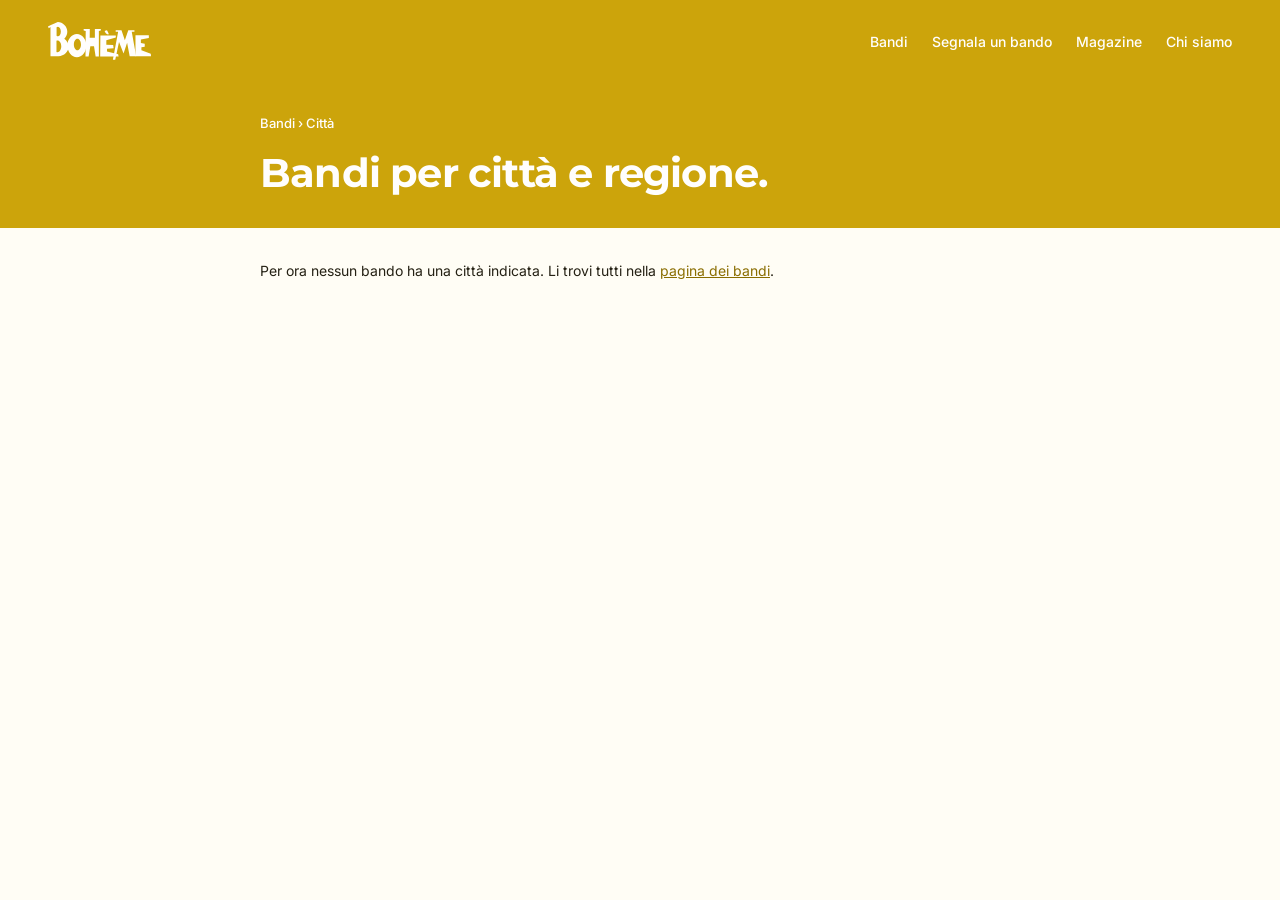
<file: citta/index.html>
<!doctype html>
<html lang="it">
<head>
<meta charset="utf-8">
<meta name="viewport" content="width=device-width, initial-scale=1">
<link rel="icon" href="/favicon.svg" type="image/svg+xml">
<link rel="icon" href="/favicon-32.png" sizes="32x32" type="image/png">
<link rel="apple-touch-icon" href="/apple-touch-icon.png">
<title>Bandi per artisti per città e regione | Bohème Vedetta</title>
<meta name="description" content="Open call, premi e residenze per artisti divisi per città e regione, controllati a mano dalla redazione di Bohème.">
<link rel="canonical" href="https://bohememag.it/opencalls/citta/">
<meta property="og:type" content="website">
<meta property="og:title" content="Bandi per artisti per città e regione | Bohème Vedetta">
<meta property="og:description" content="Open call, premi e residenze per artisti divisi per città e regione, controllati a mano dalla redazione di Bohème.">
<meta property="og:url" content="https://bohememag.it/opencalls/citta/">
<meta property="og:site_name" content="Bohème Vedetta">
<meta name="theme-color" content="#CCA40B">
<link rel="stylesheet" href="../admin/tokens.css">
<style>
* { box-sizing: border-box; }
body { margin: 0; background: var(--colore-fondo-crema); color: var(--colore-nero-caldo); font-family: var(--font-testo);
  font-size: var(--testo-testo); line-height: 1.5; -webkit-font-smoothing: antialiased; }
a { color: inherit; }
.giallo { background: var(--colore-giallo); color: var(--colore-bianco); }
.testata { display: flex; align-items: center; justify-content: space-between; gap: var(--spazio-medio);
  padding: var(--spazio-testata-verticale) var(--spazio-testata-lati); position: relative; }
.marchio { display: flex; align-items: center; text-decoration: none; color: var(--colore-bianco); }
.marchio svg { display: block; flex: none; }
.menu { display: flex; gap: var(--spazio-grande); }
.menu a { font-weight: 500; text-decoration: none; color: var(--colore-bianco); }
.menu a:hover { text-decoration: underline; }
.apri-menu { display: none; }
.apertura, main { max-width: calc(760px + 2 * var(--spazio-pagina-lati)); margin: 0 auto; padding-left: var(--spazio-pagina-lati); padding-right: var(--spazio-pagina-lati); }
.apertura { padding-top: var(--spazio-blocchi); padding-bottom: var(--spazio-blocchi); display: flex; flex-direction: column; gap: var(--spazio-medio); }
.apertura h1 { margin: 0; font-family: var(--font-titoli); font-weight: 700; font-size: 40px; letter-spacing: -0.02em; line-height: 1.15; }
.apertura p { margin: 0; font-weight: 500; font-size: var(--testo-sezione); }
.briciole { font-size: var(--testo-dettagli); font-weight: 500; }
.briciole a { text-decoration: none; }
main { padding-top: var(--spazio-blocchi); padding-bottom: var(--spazio-pagina-alto); display: flex; flex-direction: column; gap: var(--spazio-grande); }
.etichetta { font-weight: 500; font-size: var(--testo-tag); letter-spacing: 0.1em; }
.voci { margin: 0; display: grid; grid-template-columns: max-content 1fr; gap: var(--spazio-piccolo) var(--spazio-medio);
  background: var(--colore-card-beige); border-radius: var(--angoli-card); padding: var(--spazio-grande); }
.voci dt { font-weight: 600; font-size: var(--testo-dettagli); color: var(--colore-grigio-testo); padding-top: 1px; }
.voci dd { margin: 0; overflow-wrap: anywhere; }
.voci ul { margin: 0; padding-left: 18px; }
.voci a, .testo a { color: var(--colore-giallo-scuro-testo); }
.verificato { margin: 0; font-size: var(--testo-dettagli); color: var(--colore-grigio-testo); }
.azioni { display: flex; flex-wrap: wrap; gap: var(--spazio-piccolo); }
.bottone { font-weight: 600; text-decoration: none; padding: var(--spazio-pillola-verticale) var(--spazio-pillola-orizzontale);
  border-radius: var(--angoli-pillola); background: var(--colore-bianco); border: 1px solid var(--colore-linee); }
.bottone.pieno { background: var(--colore-nero-caldo); color: var(--colore-bianco); border-color: var(--colore-nero-caldo); }
.elenco { list-style: none; margin: 0; padding: 0; display: flex; flex-direction: column; gap: var(--spazio-medio); }
.elenco li { background: var(--colore-card-beige); border-radius: var(--angoli-card); padding: var(--spazio-card) var(--spazio-grande); }
.elenco h2 { margin: 4px 0; font-family: var(--font-titoli); font-weight: 700; font-size: 19px; line-height: 1.25; }
.elenco h2 a { text-decoration: none; }
.elenco h2 a:hover { text-decoration: underline; }
.elenco .sotto { color: var(--colore-grigio-testo); font-weight: 500; }
.luoghi { display: flex; flex-wrap: wrap; gap: var(--spazio-piccolo); list-style: none; padding: 0; margin: 0; }
.luoghi a { display: inline-block; font-weight: 500; text-decoration: none; padding: var(--spazio-pillola-verticale) var(--spazio-pillola-orizzontale);
  border-radius: var(--angoli-pillola); background: var(--colore-bianco); border: 1px solid var(--colore-linee); }
h2.sezione { margin: 0; font-family: var(--font-titoli); font-weight: 700; font-size: 24px; }
@media (max-width: 720px) {
  .testata { padding: var(--spazio-medio); }
  .menu { display: none; }
  .apri-menu { display: block; font: inherit; font-weight: 500; background: none; border: 0; color: var(--colore-bianco); cursor: pointer; padding: var(--spazio-minimo) 0; }
  .testata.aperto .menu { display: flex; flex-direction: column; gap: var(--spazio-medio); position: absolute; right: var(--spazio-medio); top: 100%; z-index: 2;
    background: var(--colore-nero-caldo); padding: var(--spazio-medio) var(--spazio-grande); border-radius: var(--angoli-avviso); }
  .apertura, main { padding-left: var(--spazio-medio); padding-right: var(--spazio-medio); }
  .apertura { padding-top: var(--spazio-piccolo); padding-bottom: var(--spazio-grande); }
  .apertura h1 { font-size: var(--testo-titolo-pagina); }
  main { padding-top: var(--spazio-grande); }
  .voci { grid-template-columns: 1fr; gap: 2px; padding: var(--spazio-card); }
  .voci dd { margin-bottom: var(--spazio-piccolo); }
  .elenco li { padding: var(--spazio-card); }
}
</style>
</head>
<body>
<!-- Pagina generata da scripts/genera_pagine.py: non modificarla a mano. -->
<div class="giallo">

  <header class="testata" id="testata">
    <a class="marchio" href="/opencalls/" aria-label="Bohème Vedetta"><svg aria-label="Bohème" role="img" width="108" height="38" viewBox="0 0 108 38" fill="none" xmlns="http://www.w3.org/2000/svg"><path d="M100.843 15.9479V13.3601H87.4727V34.2798H103L102.784 31.7978L93.403 28.3475V25.2206L96.7455 24.7893V21.6625L92.8639 21.1233V17.5652L100.843 15.9479Z" fill="currentColor"/><path d="M67.2454 37.852H64.8733L70.1567 9.81811H67.6767V8.30859H73.4992L76.8417 18.2283L80.292 8.30859H86.4379V9.81811H83.7423L88.163 34.2939H81.6937L79.1059 20.816L75.5478 31.3826L71.0192 20.0613L67.2454 37.852Z" fill="currentColor"/><path d="M52.1779 34.5032L52.3936 13.4777H67.8122V15.5264L58.3238 18.2219V22.6427L65.1863 22.9648L65.6184 26.2218L58.9708 26.7399V29.5433L70.1715 32.2372L70.5703 34.5032H52.1779Z" fill="currentColor"/><path d="M60.1568 12.3995C58.3454 12.4858 57.03 10.0274 56.5987 8.94918C57.7847 8.73354 58.3238 8.51787 59.0786 8.30225C59.6177 10.0274 61.6663 12.3276 60.1568 12.3995Z" fill="currentColor"/><path d="M40.6213 34.3953H37.4944L37.7101 9.05702L35.6615 8.41008V7.11621H41.8073L41.6995 15.742H46.875V7.11621H52.8053V8.41008L50.8644 9.05702V34.3953H47.6298L46.0124 24.26H42.3465L40.6213 34.3953Z" fill="currentColor"/><path fill-rule="evenodd" clip-rule="evenodd" d="M38.3805 23.6131C38.3805 30.0444 34.1324 35.258 28.8921 35.258C23.6518 35.258 19.4037 30.0444 19.4037 23.6131C19.4037 17.1818 23.6518 11.9683 28.8921 11.9683C34.1324 11.9683 38.3805 17.1818 38.3805 23.6131ZM32.9893 22.5349C32.9893 25.7505 31.3962 28.3573 29.4311 28.3573C27.466 28.3573 25.873 25.7505 25.873 22.5349C25.873 19.3192 27.466 16.7124 29.4311 16.7124C31.3962 16.7124 32.9893 19.3192 32.9893 22.5349Z" fill="currentColor"/><path fill-rule="evenodd" clip-rule="evenodd" d="M0 4.52856C0 4.52856 9.27275 2.33451e-06 9.81186 0C14.7717 -2.14759e-05 19.3003 4.45247 19.3003 9.81186C19.3003 12.4635 18.1047 14.961 16.3043 16.7125C18.7889 18.4591 20.5941 21.4071 20.5941 24.5836C20.5941 29.8834 16.1047 34.1798 10.5666 34.1798H2.47992V5.06767L0.754759 6.14589L0 4.52856ZM12.8309 9.48833C12.8309 12.168 11.5275 14.3404 9.9197 14.3404C9.4385 14.3404 8.98457 14.1458 8.58469 13.8012V5.17542C8.98457 4.83089 9.4385 4.63631 9.9197 4.63631C11.5275 4.63631 12.8309 6.80863 12.8309 9.48833ZM13.2622 24.3679C13.2622 27.643 11.5726 30.2981 9.48841 30.2981C9.13786 30.2981 8.79848 30.223 8.47641 30.0825V18.6533C8.79848 18.5127 9.13786 18.4376 9.48841 18.4376C11.5726 18.4376 13.2622 21.0927 13.2622 24.3679Z" fill="currentColor"/></svg></a>
    <button class="apri-menu" id="apri-menu" aria-expanded="false" aria-controls="menu">Menu</button>
    <nav class="menu" id="menu">
      <a href="/opencalls/">Bandi</a>
      <a href="/opencalls/segnala/">Segnala un bando</a>
      <a href="https://instagram.com/bohememag" rel="noopener">Magazine</a>
      <a href="/">Chi siamo</a>
    </nav>
  </header>
  <section class="apertura">
    <nav class="briciole" aria-label="Percorso"><a href="../">Bandi</a> › Città</nav>
    <h1>Bandi per città e regione.</h1>
  </section>
</div>
<main>
  <p class="testo" style="margin:0">Per ora nessun bando ha una città indicata. Li trovi tutti nella <a href="../">pagina dei bandi</a>.</p>
</main>
<script>
(function () {
  var t = document.getElementById("testata"), a = document.getElementById("apri-menu");
  a.addEventListener("click", function () { var o = t.classList.toggle("aperto"); a.setAttribute("aria-expanded", o ? "true" : "false"); });
})();
</script>
</body>
</html>
</file>
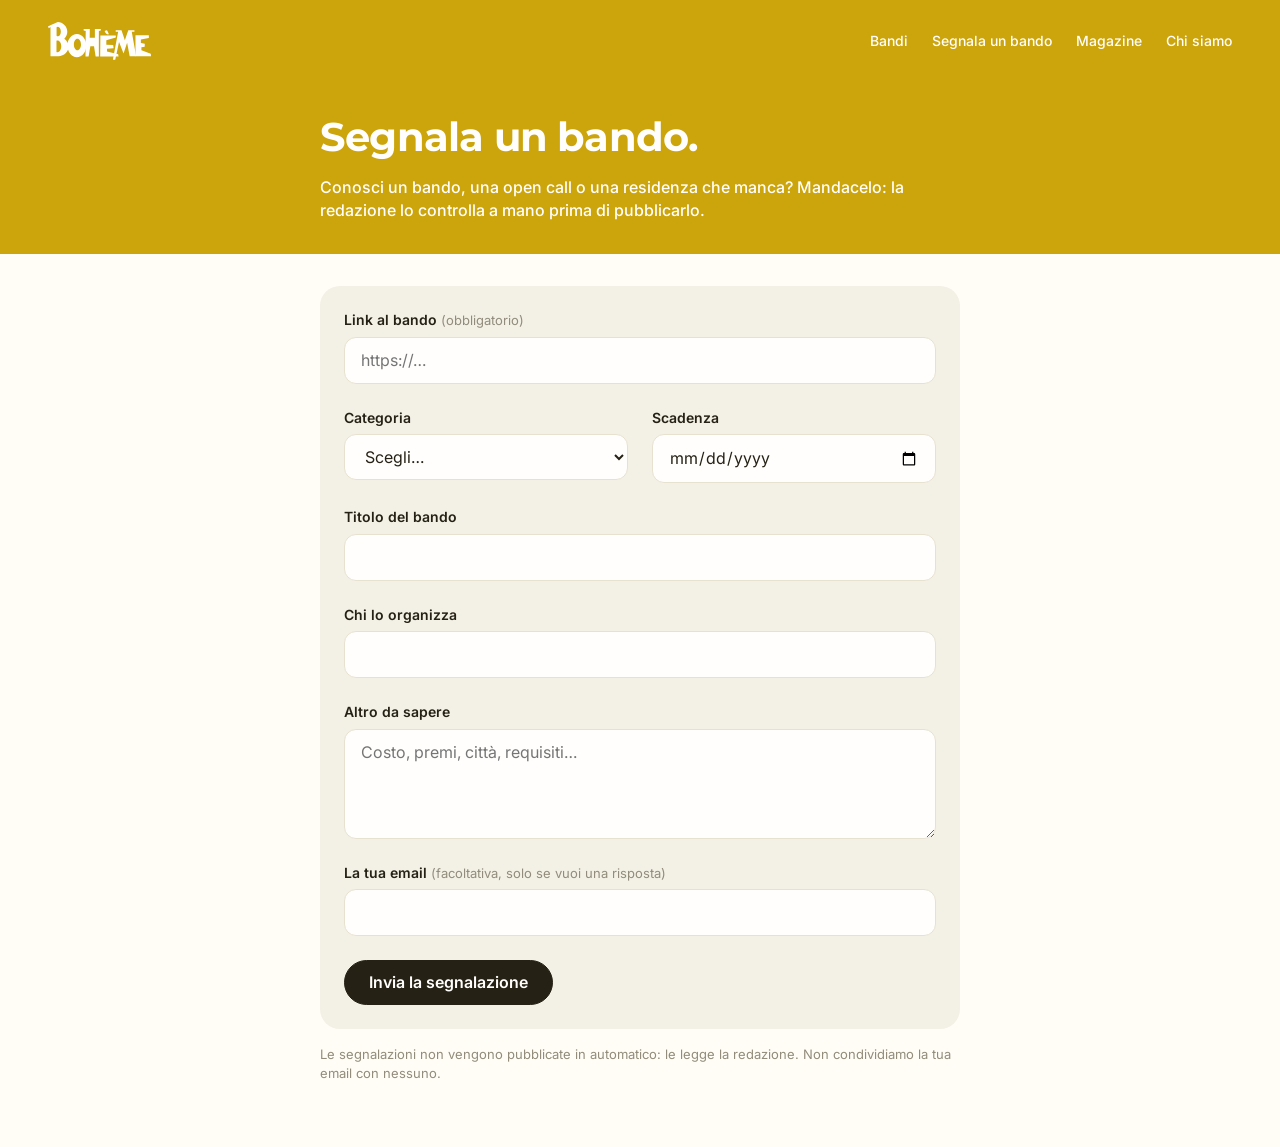
<file: segnala/index.html>
<!doctype html>
<html lang="it">
<head>
<meta charset="utf-8">
<meta name="viewport" content="width=device-width, initial-scale=1">
<link rel="icon" href="/favicon.svg" type="image/svg+xml">
<link rel="icon" href="/favicon-32.png" sizes="32x32" type="image/png">
<link rel="apple-touch-icon" href="/apple-touch-icon.png">
<title>Segnala un bando — Bohème Vedetta</title>
<meta name="description" content="Conosci un bando, una open call o una residenza per artisti? Segnalalo alla redazione di Bohème: lo controlliamo a mano prima di pubblicarlo.">
<link rel="canonical" href="https://bohememag.it/opencalls/segnala/">
<meta name="theme-color" content="#CCA40B">
<link rel="stylesheet" href="../admin/tokens.css">
<style>
  * { box-sizing: border-box; }
  body {
    margin: 0; background: var(--colore-fondo-crema); color: var(--colore-nero-caldo);
    font-family: var(--font-testo); font-size: var(--testo-testo); line-height: 1.45; -webkit-font-smoothing: antialiased;
  }
  a { color: inherit; }
  .giallo { background: var(--colore-giallo); color: var(--colore-bianco); }
  .testata {
    display: flex; align-items: center; justify-content: space-between; gap: var(--spazio-medio);
    padding: var(--spazio-testata-verticale) var(--spazio-testata-lati); position: relative;
  }
  .marchio { display: flex; align-items: center; text-decoration: none; color: var(--colore-bianco); }
  .marchio svg { display: block; flex: none; }
  .menu { display: flex; gap: var(--spazio-grande); }
  .menu a { font-weight: 500; text-decoration: none; color: var(--colore-bianco); }
  .menu a:hover { text-decoration: underline; }
  .apri-menu { display: none; }
  .apertura {
    max-width: calc(640px + 2 * var(--spazio-pagina-lati)); margin: 0 auto;
    padding: var(--spazio-blocchi) var(--spazio-pagina-lati) var(--spazio-blocchi);
    display: flex; flex-direction: column; gap: var(--spazio-medio);
  }
  .apertura h1 { margin: 0; font-family: var(--font-titoli); font-weight: 700; font-size: 40px; letter-spacing: -0.02em; line-height: 1.15; }
  .apertura p { margin: 0; font-weight: 500; font-size: var(--testo-sezione); }
  main { max-width: calc(640px + 2 * var(--spazio-pagina-lati)); margin: 0 auto; padding: var(--spazio-blocchi) var(--spazio-pagina-lati) var(--spazio-pagina-alto); }
  form { display: flex; flex-direction: column; gap: var(--spazio-grande); background: var(--colore-card-beige); border-radius: var(--angoli-card); padding: var(--spazio-grande); }
  .campo { display: flex; flex-direction: column; gap: 6px; }
  label { font-weight: 600; }
  .aiuto { font-size: var(--testo-dettagli); color: var(--colore-grigio-testo); font-weight: 400; }
  input, select, textarea {
    font: inherit; font-size: var(--testo-sezione); color: var(--colore-nero-caldo); width: 100%;
    background: var(--colore-bianco); border: 1px solid var(--colore-linee); border-radius: var(--angoli-filtro);
    padding: var(--spazio-ricerca-verticale) var(--spazio-medio);
  }
  textarea { min-height: 110px; resize: vertical; }
  input:focus, select:focus, textarea:focus { outline: 2px solid var(--colore-giallo); outline-offset: 1px; }
  .due { display: grid; grid-template-columns: 1fr 1fr; gap: var(--spazio-grande); }
  .trappola { position: absolute; left: -9999px; width: 1px; height: 1px; overflow: hidden; }
  button[type="submit"] {
    align-self: flex-start; font: inherit; font-weight: 600; font-size: var(--testo-sezione); cursor: pointer;
    padding: var(--spazio-pillola-verticale) var(--spazio-grande); border-radius: var(--angoli-pillola);
    background: var(--colore-nero-caldo); color: var(--colore-bianco); border: 1px solid var(--colore-nero-caldo);
  }
  button[disabled] { opacity: 0.6; cursor: default; }
  .msg { margin: 0; padding: var(--spazio-avviso-verticale) var(--spazio-medio); border-radius: var(--angoli-avviso); }
  .msg.ok { background: var(--colore-giallo-chiaro); color: var(--colore-giallo-scuro-testo); }
  .msg.errore { background: var(--colore-rosso-chiaro); color: var(--colore-rosso); }
  .nota { color: var(--colore-grigio-testo); font-size: var(--testo-dettagli); margin: var(--spazio-medio) 0 0; }
  @media (max-width: 720px) {
    .testata { padding: var(--spazio-medio); }
    .menu { display: none; }
    .apri-menu { display: block; font: inherit; font-weight: 500; background: none; border: 0; color: var(--colore-bianco); cursor: pointer; padding: var(--spazio-minimo) 0; }
    .testata.aperto .menu {
      display: flex; flex-direction: column; gap: var(--spazio-medio); position: absolute; right: var(--spazio-medio); top: 100%; z-index: 2;
      background: var(--colore-nero-caldo); padding: var(--spazio-medio) var(--spazio-grande); border-radius: var(--angoli-avviso);
    }
    .apertura { padding: var(--spazio-piccolo) var(--spazio-medio) var(--spazio-grande); }
    .apertura h1 { font-size: var(--testo-titolo-pagina); }
    main { padding: var(--spazio-grande) var(--spazio-medio) var(--spazio-pagina-alto); }
    form { padding: var(--spazio-card); gap: var(--spazio-card); }
    .due { grid-template-columns: 1fr; gap: var(--spazio-card); }
  }
</style>
</head>
<body>

<div class="giallo">
  <header class="testata" id="testata">
    <a class="marchio" href="/opencalls/" aria-label="Bohème Vedetta"><svg aria-label="Bohème" role="img" width="108" height="38" viewBox="0 0 108 38" fill="none" xmlns="http://www.w3.org/2000/svg"><path d="M100.843 15.9479V13.3601H87.4727V34.2798H103L102.784 31.7978L93.403 28.3475V25.2206L96.7455 24.7893V21.6625L92.8639 21.1233V17.5652L100.843 15.9479Z" fill="currentColor"/><path d="M67.2454 37.852H64.8733L70.1567 9.81811H67.6767V8.30859H73.4992L76.8417 18.2283L80.292 8.30859H86.4379V9.81811H83.7423L88.163 34.2939H81.6937L79.1059 20.816L75.5478 31.3826L71.0192 20.0613L67.2454 37.852Z" fill="currentColor"/><path d="M52.1779 34.5032L52.3936 13.4777H67.8122V15.5264L58.3238 18.2219V22.6427L65.1863 22.9648L65.6184 26.2218L58.9708 26.7399V29.5433L70.1715 32.2372L70.5703 34.5032H52.1779Z" fill="currentColor"/><path d="M60.1568 12.3995C58.3454 12.4858 57.03 10.0274 56.5987 8.94918C57.7847 8.73354 58.3238 8.51787 59.0786 8.30225C59.6177 10.0274 61.6663 12.3276 60.1568 12.3995Z" fill="currentColor"/><path d="M40.6213 34.3953H37.4944L37.7101 9.05702L35.6615 8.41008V7.11621H41.8073L41.6995 15.742H46.875V7.11621H52.8053V8.41008L50.8644 9.05702V34.3953H47.6298L46.0124 24.26H42.3465L40.6213 34.3953Z" fill="currentColor"/><path fill-rule="evenodd" clip-rule="evenodd" d="M38.3805 23.6131C38.3805 30.0444 34.1324 35.258 28.8921 35.258C23.6518 35.258 19.4037 30.0444 19.4037 23.6131C19.4037 17.1818 23.6518 11.9683 28.8921 11.9683C34.1324 11.9683 38.3805 17.1818 38.3805 23.6131ZM32.9893 22.5349C32.9893 25.7505 31.3962 28.3573 29.4311 28.3573C27.466 28.3573 25.873 25.7505 25.873 22.5349C25.873 19.3192 27.466 16.7124 29.4311 16.7124C31.3962 16.7124 32.9893 19.3192 32.9893 22.5349Z" fill="currentColor"/><path fill-rule="evenodd" clip-rule="evenodd" d="M0 4.52856C0 4.52856 9.27275 2.33451e-06 9.81186 0C14.7717 -2.14759e-05 19.3003 4.45247 19.3003 9.81186C19.3003 12.4635 18.1047 14.961 16.3043 16.7125C18.7889 18.4591 20.5941 21.4071 20.5941 24.5836C20.5941 29.8834 16.1047 34.1798 10.5666 34.1798H2.47992V5.06767L0.754759 6.14589L0 4.52856ZM12.8309 9.48833C12.8309 12.168 11.5275 14.3404 9.9197 14.3404C9.4385 14.3404 8.98457 14.1458 8.58469 13.8012V5.17542C8.98457 4.83089 9.4385 4.63631 9.9197 4.63631C11.5275 4.63631 12.8309 6.80863 12.8309 9.48833ZM13.2622 24.3679C13.2622 27.643 11.5726 30.2981 9.48841 30.2981C9.13786 30.2981 8.79848 30.223 8.47641 30.0825V18.6533C8.79848 18.5127 9.13786 18.4376 9.48841 18.4376C11.5726 18.4376 13.2622 21.0927 13.2622 24.3679Z" fill="currentColor"/></svg></a>
    <button class="apri-menu" id="apri-menu" aria-expanded="false" aria-controls="menu">Menu</button>
    <nav class="menu" id="menu">
      <a href="/opencalls/">Bandi</a>
      <a href="/opencalls/segnala/">Segnala un bando</a>
      <a href="https://instagram.com/bohememag" rel="noopener">Magazine</a>
      <a href="/">Chi siamo</a>
    </nav>
  </header>
  <section class="apertura">
    <h1>Segnala un bando.</h1>
    <p>Conosci un bando, una open call o una residenza che manca? Mandacelo: la redazione lo controlla a mano prima di pubblicarlo.</p>
  </section>
</div>

<main>
  <form id="modulo" novalidate>
    <div class="campo">
      <label for="url">Link al bando <span class="aiuto">(obbligatorio)</span></label>
      <input id="url" name="url" type="url" inputmode="url" required maxlength="500" placeholder="https://…" autocomplete="url">
    </div>
    <div class="due">
      <div class="campo">
        <label for="categoria">Categoria</label>
        <select id="categoria" name="categoria">
          <option value="">Scegli…</option>
          <option>Fotografia</option>
          <option>Arte visiva</option>
          <option>Residenza</option>
          <option>Premio</option>
          <option>Altro</option>
        </select>
      </div>
      <div class="campo">
        <label for="scadenza">Scadenza</label>
        <input id="scadenza" name="scadenza" type="date">
      </div>
    </div>
    <div class="campo">
      <label for="titolo">Titolo del bando</label>
      <input id="titolo" name="titolo" maxlength="200">
    </div>
    <div class="campo">
      <label for="ente">Chi lo organizza</label>
      <input id="ente" name="ente" maxlength="200">
    </div>
    <div class="campo">
      <label for="note">Altro da sapere</label>
      <textarea id="note" name="note" maxlength="2000" placeholder="Costo, premi, città, requisiti…"></textarea>
    </div>
    <div class="campo">
      <label for="email">La tua email <span class="aiuto">(facoltativa, solo se vuoi una risposta)</span></label>
      <input id="email" name="email" type="email" maxlength="200" autocomplete="email">
    </div>
    <div class="trappola" aria-hidden="true">
      <label for="sito-web">Non compilare</label>
      <input id="sito-web" name="sito-web" tabindex="-1" autocomplete="off">
    </div>
    <p class="msg" id="msg" role="status" hidden></p>
    <button type="submit" id="invia">Invia la segnalazione</button>
  </form>
  <p class="nota">Le segnalazioni non vengono pubblicate in automatico: le legge la redazione. Non condividiamo la tua email con nessuno.</p>
</main>

<script>
(function () {
  const SUPABASE_URL = "https://aqgxgdpsjyidambwipqg.supabase.co";
  const SUPABASE_ANON_KEY = "sb_publishable_COi81UtfEAr0grmvCHqMMQ_pVJEWl4k";
  const form = document.getElementById("modulo");
  const msg = document.getElementById("msg");
  const invia = document.getElementById("invia");
  const aperta = Date.now();
  const val = (id) => document.getElementById(id).value.trim();
  const mostra = (testo, tipo) => { msg.textContent = testo; msg.className = "msg " + tipo; msg.hidden = false; };

  form.addEventListener("submit", (e) => {
    e.preventDefault();
    let url = val("url");
    if (url && !/^https?:\/\//i.test(url)) url = "https://" + url;
    try { new URL(url); } catch (_) { mostra("Serve il link al bando, per esempio https://sito.it/bando.", "errore"); document.getElementById("url").focus(); return; }
    const email = val("email");
    if (email && !/^[^\s@]+@[^\s@]+\.[^\s@]+$/.test(email)) { mostra("L'email non sembra giusta.", "errore"); return; }
    // Trappola per i robot: campo nascosto compilato, o invio in meno di 3 secondi.
    if (val("sito-web") || Date.now() - aperta < 3000) { mostra("Grazie! La redazione la guarderà presto.", "ok"); form.reset(); return; }
    const riga = {
      url: url.slice(0, 500),
      category: val("categoria") || null,
      title: val("titolo") || null,
      organization: val("ente") || null,
      deadline: val("scadenza") || null,
      notes: val("note") || null,
      contact_email: email || null,
    };
    invia.disabled = true; invia.textContent = "Invio…";
    fetch(SUPABASE_URL + "/rest/v1/bando_segnalazioni", {
      method: "POST",
      headers: { apikey: SUPABASE_ANON_KEY, Authorization: "Bearer " + SUPABASE_ANON_KEY, "Content-Type": "application/json", Prefer: "return=minimal" },
      body: JSON.stringify(riga),
    })
      .then((r) => { if (!r.ok) throw new Error("HTTP " + r.status); form.reset(); mostra("Grazie! La segnalazione è arrivata: la redazione la controlla prima di pubblicarla.", "ok"); })
      .catch((err) => { console.error(err); mostra("Non sono riuscito a inviarla. Riprova tra poco, oppure scrivici su Instagram @bohememag.", "errore"); })
      .finally(() => { invia.disabled = false; invia.textContent = "Invia la segnalazione"; });
  });

  const testata = document.getElementById("testata");
  const apri = document.getElementById("apri-menu");
  apri.addEventListener("click", () => {
    const aperto = testata.classList.toggle("aperto");
    apri.setAttribute("aria-expanded", aperto ? "true" : "false");
  });
})();
</script>
</body>
</html>
</file>
<file: admin/tokens.css>
@import url("https://fonts.googleapis.com/css2?family=Montserrat:wght@600;700&family=Inter:wght@400;500;600;700&display=swap");
/* GENERATO da scripts/tokens_da_figma.py dalle variabili Figma: non modificare a mano. */
:root {
  --colore-bianco: #FFFEFD;
  --colore-card-beige: #F3F1E6;
  --colore-fondo-crema: #FFFDF5;
  --colore-giallo: #CCA40B;
  --colore-giallo-chiaro: #F1E9CE;
  --colore-giallo-scuro-testo: #8A6D00;
  --colore-grigio-testo: #918C7B;
  --colore-linee: #E7E2CF;
  --colore-nero-caldo: #252114;
  --colore-rosso: #C0503F;
  --colore-rosso-chiaro: #FCE5E3;
  --colore-verde: #4F9D6E;
  --arti-architettura: #2F7A35;
  --arti-cinema: #B65DAF;
  --arti-festival: #E23B33;
  --arti-fotografia: #4E4FAE;
  --arti-galleria: #4A90E2;
  --arti-illustrazione: #58C3E0;
  --arti-moda: #F7C0C8;
  --arti-musica: #EC6B13;
  --arti-natura: #C5D86D;
  --arti-pittura: #7DBE3C;
  --arti-scrittura: #C49CF0;
  --arti-scultura: #6BDDD3;
  --arti-stand-up-comedy: #EF5A7A;
  --arti-street-art: #5ED3AE;
  --arti-teatro: #EE86B4;
  --font-testo: "Inter", system-ui, -apple-system, "Segoe UI", sans-serif;
  --font-titoli: "Montserrat", system-ui, -apple-system, "Segoe UI", sans-serif;
  --testo-dettagli: 13px;
  --testo-piccolo: 12px;
  --testo-scadenza: 26px;
  --testo-sezione: 16px;
  --testo-sottotitolo: 15px;
  --testo-tag: 11px;
  --testo-testo: 14px;
  --testo-titolo-card: 17px;
  --testo-titolo-pagina: 30px;
  --angoli-avviso: 10px;
  --angoli-card: 20px;
  --angoli-filtro: 12px;
  --angoli-pillola: 100px;
  --angoli-scadenza: 12px;
  --spazio-avviso-verticale: 7px;
  --spazio-blocchi: 32px;
  --spazio-card: 20px;
  --spazio-elenco-stretto: 12px;
  --spazio-grande: 24px;
  --spazio-interruttore: 3px;
  --spazio-logo: 14px;
  --spazio-medio: 16px;
  --spazio-minimo: 4px;
  --spazio-pagina-alto: 64px;
  --spazio-pagina-lati: 128px;
  --spazio-piccolo: 8px;
  --spazio-pillola-orizzontale: 18px;
  --spazio-pillola-verticale: 10px;
  --spazio-ricerca-verticale: 11px;
  --spazio-sezioni: 28px;
  --spazio-testata-lati: 48px;
  --spazio-testata-verticale: 22px;
  --layout-larghezza-contenuto: 1024px;
  --layout-scadenza: 64px;
  --layout-testata-altezza: 83px;
}
</file>
